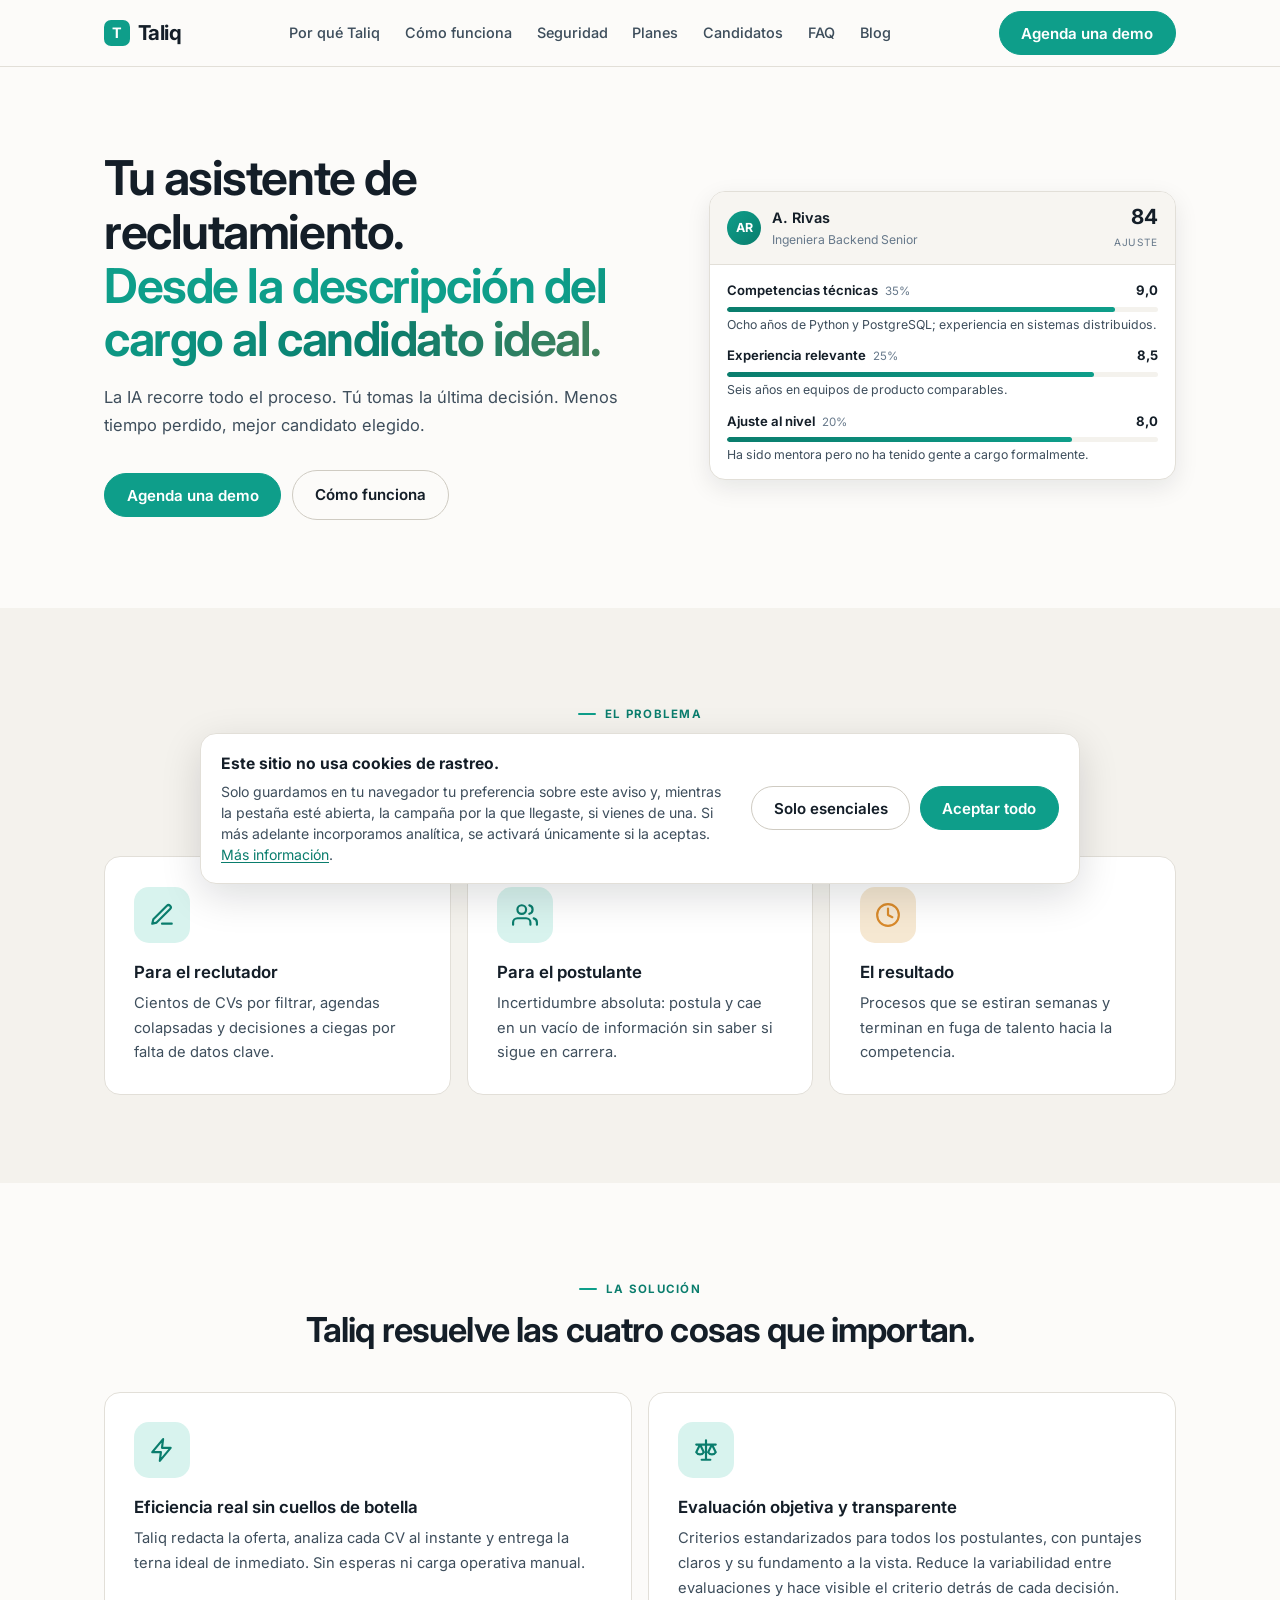
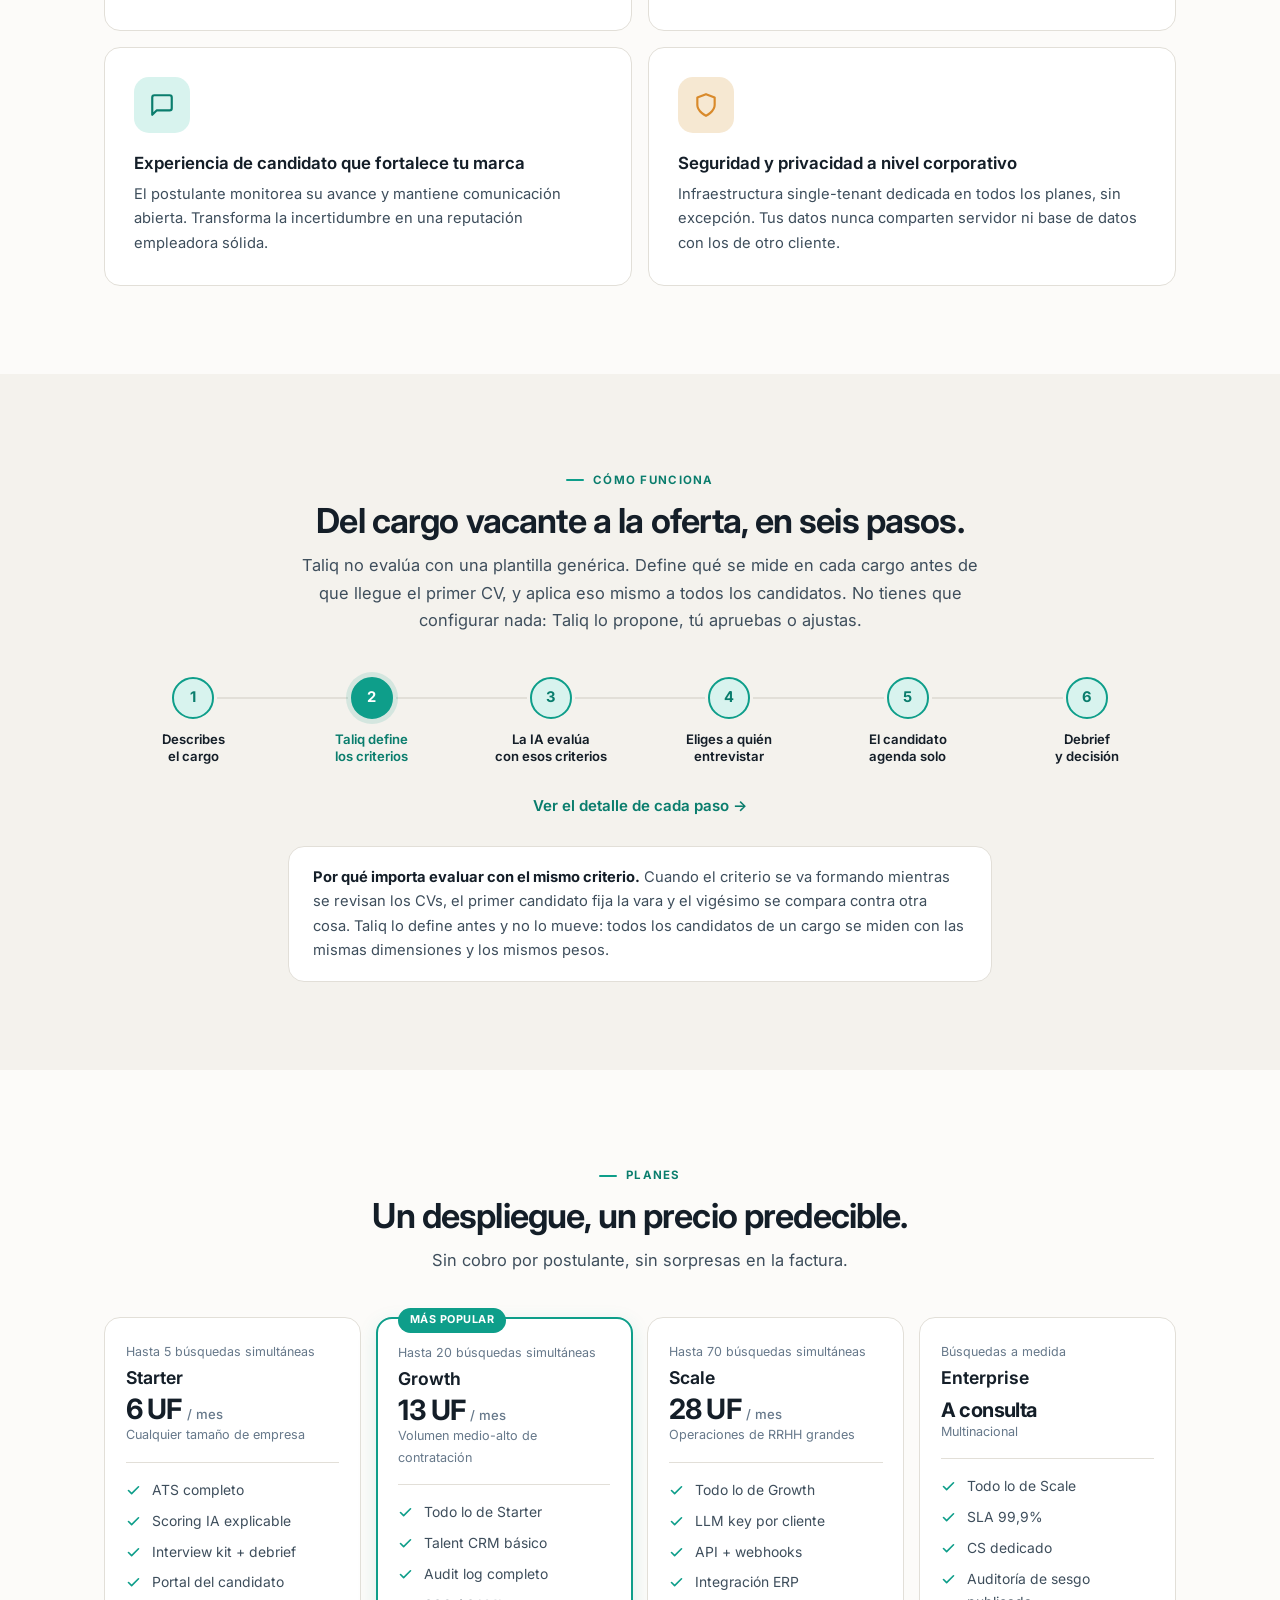
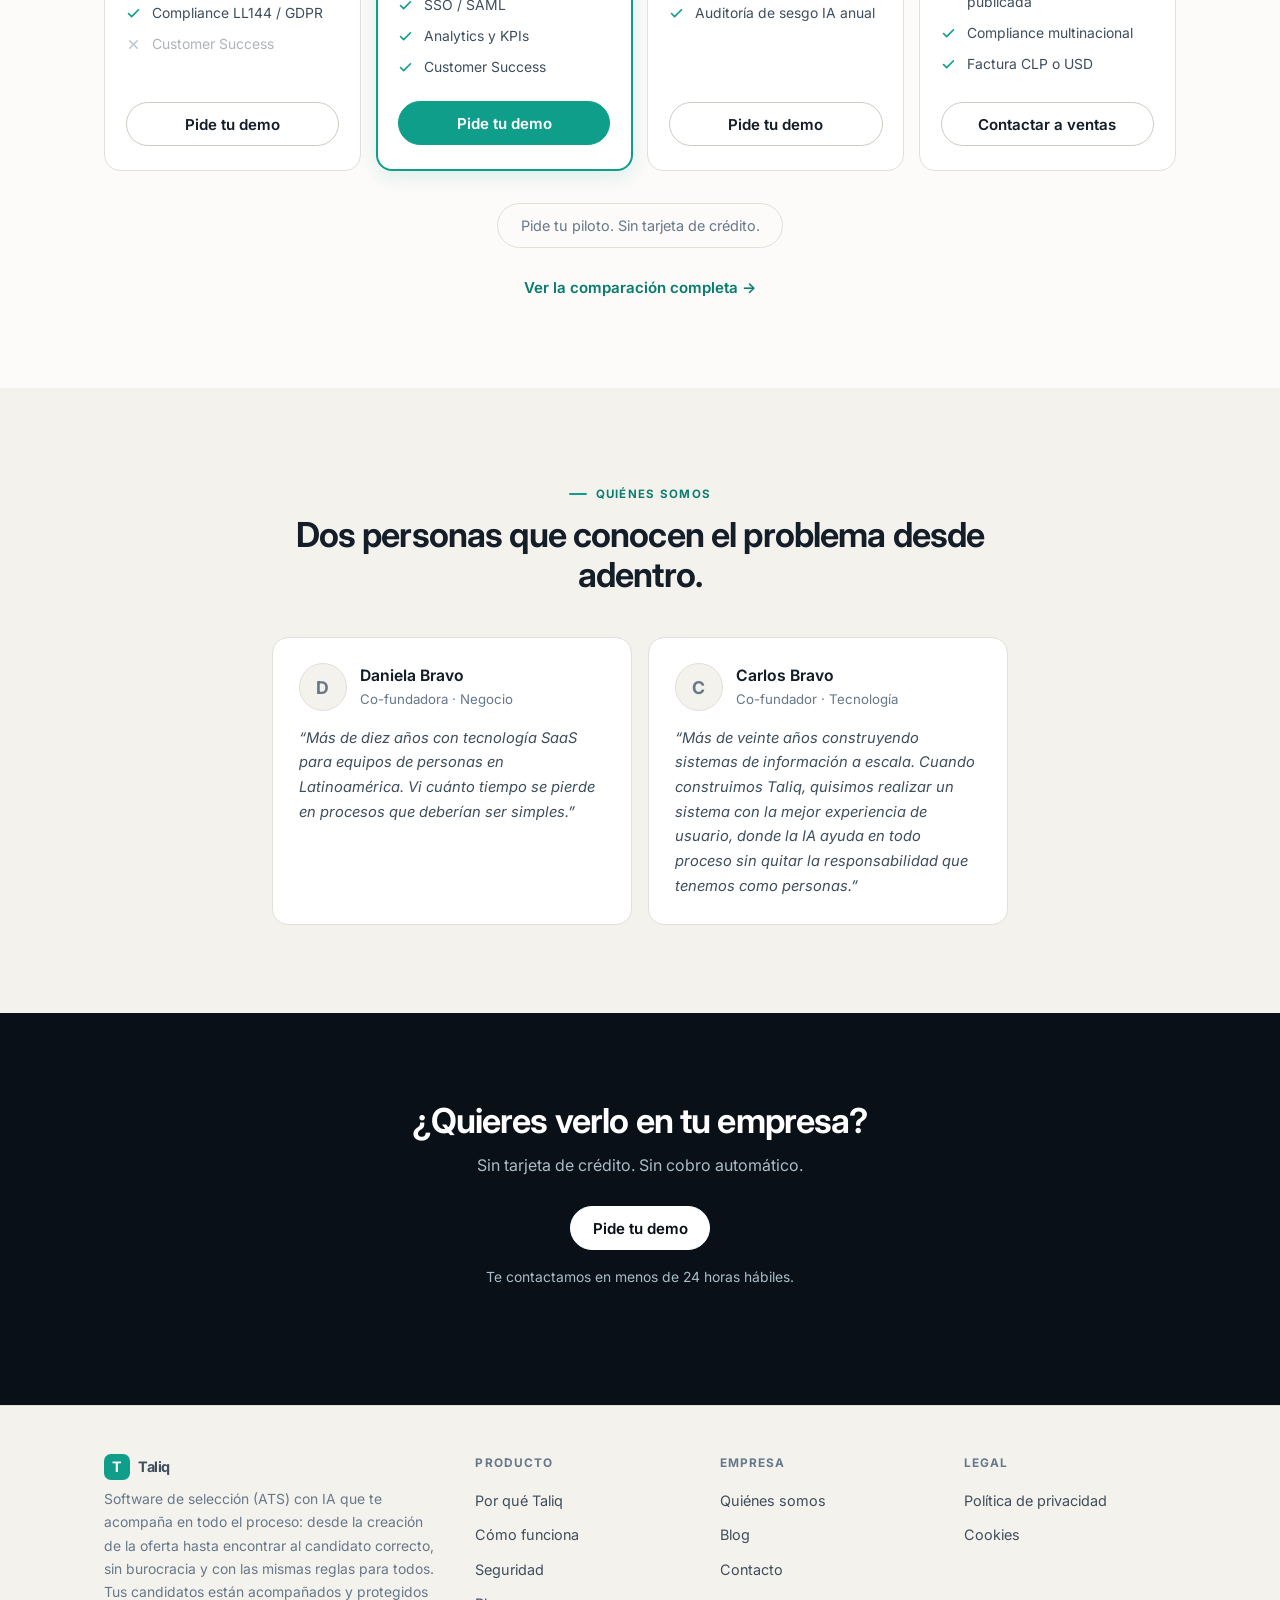
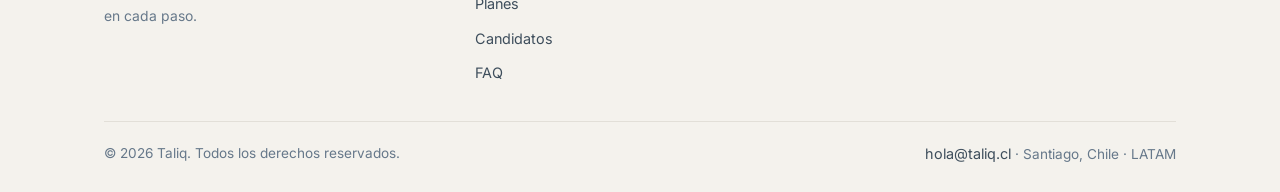
<file: index.html>
<!DOCTYPE html>
<html lang="es">
<head>
<meta charset="UTF-8">
<meta name="viewport" content="width=device-width,initial-scale=1">
<title>Taliq | Tu asistente de reclutamiento con IA</title>
<meta name="description" content="Taliq redacta la oferta, evalúa a todos los candidatos con los mismos criterios y coordina las entrevistas. La decisión final siempre es tuya.">
<meta property="og:title" content="Taliq | Tu asistente de reclutamiento con IA">
<meta property="og:description" content="Taliq redacta la oferta, evalúa a todos los candidatos con los mismos criterios y coordina las entrevistas. La decisión final siempre es tuya.">
<meta property="og:type" content="website">
<meta property="og:locale" content="es_CL">
<link rel="preconnect" href="https://fonts.googleapis.com">
<link rel="preconnect" href="https://fonts.gstatic.com" crossorigin>
<link href="https://fonts.googleapis.com/css2?family=Inter:wght@400;500;600;700&display=swap" rel="stylesheet">
<link rel="canonical" href="https://taliq.cl/">
<meta property="og:url" content="https://taliq.cl/">
<meta property="og:image" content="https://taliq.cl/assets/og-image.png">
<meta property="og:image:width" content="1200">
<meta property="og:image:height" content="630">
<meta property="og:image:alt" content="Taliq | Tu asistente de reclutamiento con IA">
<meta name="twitter:card" content="summary_large_image">
<meta name="twitter:title" content="Taliq | Tu asistente de reclutamiento con IA">
<meta name="twitter:description" content="Taliq redacta la oferta, evalúa a todos los candidatos con los mismos criterios y coordina las entrevistas. La decisión final siempre es tuya.">
<meta name="twitter:image" content="https://taliq.cl/assets/og-image.png">
<link rel="icon" href="favicon.ico" sizes="32x32">
<link rel="icon" href="assets/favicon.svg" type="image/svg+xml">
<link rel="apple-touch-icon" href="assets/apple-touch-icon.png">
<link rel="manifest" href="site.webmanifest">
<meta name="theme-color" content="#0E9E8A">
<!-- assets/styles.css es la única hoja de estilos externa del sitio, y tiene que
     seguir siéndolo: es lo que permite contar cuánta gente lee de verdad. No
     ponerla en línea, no dividirla, no agregarle un hash al nombre y no sumar una
     segunda. Ver README.md, «Reglas que conviene no romper». -->
<link rel="stylesheet" href="assets/styles.css">
</head>
<body>
<header class="site-header">
  <div class="container">
    <div class="header-inner">
      <a class="brand" href="index.html"><span class="brand__mark">T</span>Taliq</a>
      <nav class="nav" aria-label="Principal">
        <a href="porque-taliq.html">Por qué Taliq</a>
        <a href="como-funciona.html">Cómo funciona</a>
        <a href="seguridad.html">Seguridad</a>
        <a href="planes.html">Planes</a>
        <a href="candidatos.html">Candidatos</a>
        <a href="faq.html">FAQ</a>
        <a href="blog/">Blog</a>
      </nav>
      <div class="header-actions">
        <button class="btn btn--primary" data-demo>Agenda una demo</button>
        <button class="nav-toggle" aria-label="Abrir menú" aria-expanded="false"><span></span><span></span><span></span></button>
      </div>
    </div>
  </div>
  <div class="nav-mobile">
    <div class="container" style="padding:0">
      <a href="porque-taliq.html">Por qué Taliq</a>
      <a href="como-funciona.html">Cómo funciona</a>
      <a href="seguridad.html">Seguridad</a>
      <a href="planes.html">Planes</a>
      <a href="candidatos.html">Candidatos</a>
      <a href="faq.html">FAQ</a>
      <a href="blog/">Blog</a>
    </div>
  </div>
</header>

<!-- ===== HERO ===== -->
<section class="hero">
  <div class="container">
    <div class="hero__grid">
      <div>
        <h1>Tu asistente de reclutamiento.<br><em>Desde la descripción del cargo al candidato ideal.</em></h1>
        <p class="lede">La IA recorre todo el proceso. Tú tomas la última decisión. Menos tiempo perdido, mejor candidato elegido.</p>
        <div class="btn-row">
          <button class="btn btn--primary" data-demo>Agenda una demo</button>
          <a class="btn btn--ghost" href="como-funciona.html">Cómo funciona</a>
        </div>
      </div>
      <div class="hero__media reveal">
        <figure class="evalcard" style="margin:0">
          <figcaption class="evalcard__top">
            <span class="evalcard__avatar" aria-hidden="true">AR</span>
            <span>
              <span class="evalcard__who">A. Rivas</span>
              <span class="evalcard__role">Ingeniera Backend Senior</span>
            </span>
            <span class="evalcard__score"><b>84</b><span>Ajuste</span></span>
          </figcaption>
          <div class="evalcard__body">
            <div class="dim">
              <div class="dim__head"><b>Competencias técnicas</b><i>35%</i><span>9,0</span></div>
              <div class="dim__bar"><i style="width:90%"></i></div>
              <p class="dim__why">Ocho años de Python y PostgreSQL; experiencia en sistemas distribuidos.</p>
            </div>
            <div class="dim">
              <div class="dim__head"><b>Experiencia relevante</b><i>25%</i><span>8,5</span></div>
              <div class="dim__bar"><i style="width:85%"></i></div>
              <p class="dim__why">Seis años en equipos de producto comparables.</p>
            </div>
            <div class="dim">
              <div class="dim__head"><b>Ajuste al nivel</b><i>20%</i><span>8,0</span></div>
              <div class="dim__bar"><i style="width:80%"></i></div>
              <p class="dim__why">Ha sido mentora pero no ha tenido gente a cargo formalmente.</p>
            </div>
          </div>
        </figure>
      </div>
    </div>
  </div>
</section>

<!-- ===== PROBLEMA ===== -->
<section class="band" id="problema">
  <div class="container">
    <div class="head head--center reveal">
      <span class="eyebrow">El problema</span>
      <h2>Encontrar al candidato correcto no debería tomar tanto tiempo.</h2>
    </div>
    <div class="grid grid--3">
      <article class="card reveal">
        <span class="card__icon"><svg viewBox="0 0 24 24" fill="none" stroke="currentColor" stroke-width="2" stroke-linecap="round" stroke-linejoin="round" aria-hidden="true"><path d="M12 20h9"/><path d="M16.5 3.5a2.12 2.12 0 0 1 3 3L7 19l-4 1 1-4Z"/></svg></span>
        <h3>Para el reclutador</h3>
        <p>Cientos de CVs por filtrar, agendas colapsadas y decisiones a ciegas por falta de datos clave.</p>
      </article>
      <article class="card reveal">
        <span class="card__icon"><svg viewBox="0 0 24 24" fill="none" stroke="currentColor" stroke-width="2" stroke-linecap="round" stroke-linejoin="round" aria-hidden="true"><path d="M17 21v-2a4 4 0 0 0-4-4H5a4 4 0 0 0-4 4v2"/><circle cx="9" cy="7" r="4"/><path d="M23 21v-2a4 4 0 0 0-3-3.87"/><path d="M16 3.13a4 4 0 0 1 0 7.75"/></svg></span>
        <h3>Para el postulante</h3>
        <p>Incertidumbre absoluta: postula y cae en un vacío de información sin saber si sigue en carrera.</p>
      </article>
      <article class="card reveal">
        <span class="card__icon card__icon--warm"><svg viewBox="0 0 24 24" fill="none" stroke="currentColor" stroke-width="2" stroke-linecap="round" stroke-linejoin="round" aria-hidden="true"><circle cx="12" cy="12" r="10"/><path d="M12 6v6l4 2"/></svg></span>
        <h3>El resultado</h3>
        <p>Procesos que se estiran semanas y terminan en fuga de talento hacia la competencia.</p>
      </article>
    </div>
  </div>
</section>

<!-- ===== SOLUCIÓN ===== -->
<section id="solucion">
  <div class="container">
    <div class="head head--center reveal">
      <span class="eyebrow">La solución</span>
      <h2>Taliq resuelve las cuatro cosas que importan.</h2>
    </div>
    <div class="grid grid--2">
      <article class="card card--lift reveal">
        <span class="card__icon"><svg viewBox="0 0 24 24" fill="none" stroke="currentColor" stroke-width="2" stroke-linecap="round" stroke-linejoin="round" aria-hidden="true"><path d="M13 2 3 14h8l-1 8 10-12h-8l1-8z"/></svg></span>
        <h3>Eficiencia real sin cuellos de botella</h3>
        <p>Taliq redacta la oferta, analiza cada CV al instante y entrega la terna ideal de inmediato. Sin esperas ni carga operativa manual.</p>
      </article>
      <article class="card card--lift reveal">
        <span class="card__icon"><svg viewBox="0 0 24 24" fill="none" stroke="currentColor" stroke-width="2" stroke-linecap="round" stroke-linejoin="round" aria-hidden="true"><path d="M12 3v18M8 21h8M3 7h18M6.5 7 3 14a4 4 0 0 0 7 0Zm11 0L14 14a4 4 0 0 0 7 0Z"/></svg></span>
        <h3>Evaluación objetiva y transparente</h3>
        <p>Criterios estandarizados para todos los postulantes, con puntajes claros y su fundamento a la vista. Reduce la variabilidad entre evaluaciones y hace visible el criterio detrás de cada decisión.</p>
      </article>
      <article class="card card--lift reveal">
        <span class="card__icon"><svg viewBox="0 0 24 24" fill="none" stroke="currentColor" stroke-width="2" stroke-linecap="round" stroke-linejoin="round" aria-hidden="true"><path d="M21 15a2 2 0 0 1-2 2H7l-4 4V5a2 2 0 0 1 2-2h14a2 2 0 0 1 2 2z"/></svg></span>
        <h3>Experiencia de candidato que fortalece tu marca</h3>
        <p>El postulante monitorea su avance y mantiene comunicación abierta. Transforma la incertidumbre en una reputación empleadora sólida.</p>
      </article>
      <article class="card card--lift reveal">
        <span class="card__icon card__icon--warm"><svg viewBox="0 0 24 24" fill="none" stroke="currentColor" stroke-width="2" stroke-linecap="round" stroke-linejoin="round" aria-hidden="true"><path d="M12 22s8-4 8-10V5l-8-3-8 3v7c0 6 8 10 8 10z"/></svg></span>
        <h3>Seguridad y privacidad a nivel corporativo</h3>
        <p>Infraestructura single-tenant dedicada en todos los planes, sin excepción. Tus datos nunca comparten servidor ni base de datos con los de otro cliente.</p>
      </article>
    </div>
  </div>
</section>

<!-- ===== CÓMO FUNCIONA ===== -->
<section class="band" id="como-funciona">
  <div class="container">
    <div class="head head--center reveal">
      <span class="eyebrow">Cómo funciona</span>
      <h2>Del cargo vacante a la oferta, en seis pasos.</h2>
      <p class="lede">Taliq no evalúa con una plantilla genérica. Define qué se mide en cada cargo antes de que llegue el primer CV, y aplica eso mismo a todos los candidatos. No tienes que configurar nada: Taliq lo propone, tú apruebas o ajustas.</p>
    </div>
    <div class="flow reveal">
      <div class="flow__item"><div class="flow__n">1</div><div class="flow__t">Describes<br>el cargo</div></div>
      <div class="flow__item flow__item--hi"><div class="flow__n">2</div><div class="flow__t">Taliq define<br>los criterios</div></div>
      <div class="flow__item"><div class="flow__n">3</div><div class="flow__t">La IA evalúa<br>con esos criterios</div></div>
      <div class="flow__item"><div class="flow__n">4</div><div class="flow__t">Eliges a quién<br>entrevistar</div></div>
      <div class="flow__item"><div class="flow__n">5</div><div class="flow__t">El candidato<br>agenda solo</div></div>
      <div class="flow__item"><div class="flow__n">6</div><div class="flow__t">Debrief<br>y decisión</div></div>
    </div>
    <p class="flow-link reveal"><a href="como-funciona.html">Ver el detalle de cada paso &rarr;</a></p>
    <div class="flow-note reveal">
      <b>Por qué importa evaluar con el mismo criterio.</b> Cuando el criterio se va formando mientras se revisan los CVs, el primer candidato fija la vara y el vigésimo se compara contra otra cosa. Taliq lo define antes y no lo mueve: todos los candidatos de un cargo se miden con las mismas dimensiones y los mismos pesos.
    </div>
  </div>
</section>

<!-- ===== PLANES ===== -->
<section id="planes">
  <div class="container">
    <div class="head head--center reveal">
      <span class="eyebrow">Planes</span>
      <h2>Un despliegue, un precio predecible.</h2>
      <p class="lede">Sin cobro por postulante, sin sorpresas en la factura.</p>
    </div>
    <div class="plans">
      <article class="plan reveal">
        <p class="plan__for">Hasta 5 búsquedas simultáneas</p>
        <h3>Starter</h3>
        <div class="plan__price">6 UF <small>/ mes</small></div>
        <p class="plan__context">Cualquier tamaño de empresa</p>
        <ul class="plan__list">
          <li><svg viewBox="0 0 24 24" fill="none" stroke="currentColor" stroke-width="2.6" stroke-linecap="round" stroke-linejoin="round" aria-hidden="true"><path d="M20 6 9 17l-5-5"/></svg><span>ATS completo</span></li>
          <li><svg viewBox="0 0 24 24" fill="none" stroke="currentColor" stroke-width="2.6" stroke-linecap="round" stroke-linejoin="round" aria-hidden="true"><path d="M20 6 9 17l-5-5"/></svg><span>Scoring IA explicable</span></li>
          <li><svg viewBox="0 0 24 24" fill="none" stroke="currentColor" stroke-width="2.6" stroke-linecap="round" stroke-linejoin="round" aria-hidden="true"><path d="M20 6 9 17l-5-5"/></svg><span>Interview kit + debrief</span></li>
          <li><svg viewBox="0 0 24 24" fill="none" stroke="currentColor" stroke-width="2.6" stroke-linecap="round" stroke-linejoin="round" aria-hidden="true"><path d="M20 6 9 17l-5-5"/></svg><span>Portal del candidato</span></li>
          <li><svg viewBox="0 0 24 24" fill="none" stroke="currentColor" stroke-width="2.6" stroke-linecap="round" stroke-linejoin="round" aria-hidden="true"><path d="M20 6 9 17l-5-5"/></svg><span>Compliance LL144 / GDPR</span></li>
          <li class="plan__no"><svg viewBox="0 0 24 24" fill="none" stroke="currentColor" stroke-width="2.6" stroke-linecap="round" stroke-linejoin="round" aria-hidden="true"><path d="M18 6 6 18M6 6l12 12"/></svg><span>Customer Success</span></li>
        </ul>
        <button class="btn btn--ghost" data-demo>Pide tu demo</button>
      </article>
      <article class="plan plan--featured reveal">
        <span class="plan__flag">Más popular</span>
        <p class="plan__for">Hasta 20 búsquedas simultáneas</p>
        <h3>Growth</h3>
        <div class="plan__price">13 UF <small>/ mes</small></div>
        <p class="plan__context">Volumen medio-alto de contratación</p>
        <ul class="plan__list">
          <li><svg viewBox="0 0 24 24" fill="none" stroke="currentColor" stroke-width="2.6" stroke-linecap="round" stroke-linejoin="round" aria-hidden="true"><path d="M20 6 9 17l-5-5"/></svg><span>Todo lo de Starter</span></li>
          <li><svg viewBox="0 0 24 24" fill="none" stroke="currentColor" stroke-width="2.6" stroke-linecap="round" stroke-linejoin="round" aria-hidden="true"><path d="M20 6 9 17l-5-5"/></svg><span>Talent CRM básico</span></li>
          <li><svg viewBox="0 0 24 24" fill="none" stroke="currentColor" stroke-width="2.6" stroke-linecap="round" stroke-linejoin="round" aria-hidden="true"><path d="M20 6 9 17l-5-5"/></svg><span>Audit log completo</span></li>
          <li><svg viewBox="0 0 24 24" fill="none" stroke="currentColor" stroke-width="2.6" stroke-linecap="round" stroke-linejoin="round" aria-hidden="true"><path d="M20 6 9 17l-5-5"/></svg><span>SSO / SAML</span></li>
          <li><svg viewBox="0 0 24 24" fill="none" stroke="currentColor" stroke-width="2.6" stroke-linecap="round" stroke-linejoin="round" aria-hidden="true"><path d="M20 6 9 17l-5-5"/></svg><span>Analytics y KPIs</span></li>
          <li><svg viewBox="0 0 24 24" fill="none" stroke="currentColor" stroke-width="2.6" stroke-linecap="round" stroke-linejoin="round" aria-hidden="true"><path d="M20 6 9 17l-5-5"/></svg><span>Customer Success</span></li>
        </ul>
        <button class="btn btn--primary" data-demo>Pide tu demo</button>
      </article>
      <article class="plan reveal">
        <p class="plan__for">Hasta 70 búsquedas simultáneas</p>
        <h3>Scale</h3>
        <div class="plan__price">28 UF <small>/ mes</small></div>
        <p class="plan__context">Operaciones de RRHH grandes</p>
        <ul class="plan__list">
          <li><svg viewBox="0 0 24 24" fill="none" stroke="currentColor" stroke-width="2.6" stroke-linecap="round" stroke-linejoin="round" aria-hidden="true"><path d="M20 6 9 17l-5-5"/></svg><span>Todo lo de Growth</span></li>
          <li><svg viewBox="0 0 24 24" fill="none" stroke="currentColor" stroke-width="2.6" stroke-linecap="round" stroke-linejoin="round" aria-hidden="true"><path d="M20 6 9 17l-5-5"/></svg><span>LLM key por cliente</span></li>
          <li><svg viewBox="0 0 24 24" fill="none" stroke="currentColor" stroke-width="2.6" stroke-linecap="round" stroke-linejoin="round" aria-hidden="true"><path d="M20 6 9 17l-5-5"/></svg><span>API + webhooks</span></li>
          <li><svg viewBox="0 0 24 24" fill="none" stroke="currentColor" stroke-width="2.6" stroke-linecap="round" stroke-linejoin="round" aria-hidden="true"><path d="M20 6 9 17l-5-5"/></svg><span>Integración ERP</span></li>
          <li><svg viewBox="0 0 24 24" fill="none" stroke="currentColor" stroke-width="2.6" stroke-linecap="round" stroke-linejoin="round" aria-hidden="true"><path d="M20 6 9 17l-5-5"/></svg><span>Auditoría de sesgo IA anual</span></li>
        </ul>
        <button class="btn btn--ghost" data-demo>Pide tu demo</button>
      </article>
      <article class="plan reveal">
        <p class="plan__for">Búsquedas a medida</p>
        <h3>Enterprise</h3>
        <div class="plan__price plan__price--consult">A consulta</div>
        <p class="plan__context">Multinacional</p>
        <ul class="plan__list">
          <li><svg viewBox="0 0 24 24" fill="none" stroke="currentColor" stroke-width="2.6" stroke-linecap="round" stroke-linejoin="round" aria-hidden="true"><path d="M20 6 9 17l-5-5"/></svg><span>Todo lo de Scale</span></li>
          <li><svg viewBox="0 0 24 24" fill="none" stroke="currentColor" stroke-width="2.6" stroke-linecap="round" stroke-linejoin="round" aria-hidden="true"><path d="M20 6 9 17l-5-5"/></svg><span>SLA 99,9%</span></li>
          <li><svg viewBox="0 0 24 24" fill="none" stroke="currentColor" stroke-width="2.6" stroke-linecap="round" stroke-linejoin="round" aria-hidden="true"><path d="M20 6 9 17l-5-5"/></svg><span>CS dedicado</span></li>
          <li><svg viewBox="0 0 24 24" fill="none" stroke="currentColor" stroke-width="2.6" stroke-linecap="round" stroke-linejoin="round" aria-hidden="true"><path d="M20 6 9 17l-5-5"/></svg><span>Auditoría de sesgo publicada</span></li>
          <li><svg viewBox="0 0 24 24" fill="none" stroke="currentColor" stroke-width="2.6" stroke-linecap="round" stroke-linejoin="round" aria-hidden="true"><path d="M20 6 9 17l-5-5"/></svg><span>Compliance multinacional</span></li>
          <li><svg viewBox="0 0 24 24" fill="none" stroke="currentColor" stroke-width="2.6" stroke-linecap="round" stroke-linejoin="round" aria-hidden="true"><path d="M20 6 9 17l-5-5"/></svg><span>Factura CLP o USD</span></li>
        </ul>
        <button class="btn btn--ghost" data-demo>Contactar a ventas</button>
      </article>
    </div>
    <div class="plans__note reveal"><span>Pide tu piloto. Sin tarjeta de crédito.</span></div>
    <p class="plans__more reveal"><a href="planes.html">Ver la comparación completa &rarr;</a></p>
  </div>
</section>

<!-- ===== NOSOTROS ===== -->
<section class="band" id="nosotros">
  <div class="container">
    <div class="head head--center reveal">
      <span class="eyebrow">Quiénes somos</span>
      <h2>Dos personas que conocen el problema desde adentro.</h2>
    </div>
    <div class="team">
      <article class="team__card reveal">
        <div class="team__top">
          <!-- TODO: reemplazar por foto real -->
          <div class="team__avatar">D</div>
          <div>
            <div class="team__name">Daniela Bravo</div>
            <div class="team__role">Co-fundadora · Negocio</div>
          </div>
        </div>
        <p class="team__bio">&ldquo;Más de diez años con tecnología SaaS para equipos de personas en Latinoamérica. Vi cuánto tiempo se pierde en procesos que deberían ser simples.&rdquo;</p>
      </article>
      <article class="team__card reveal">
        <div class="team__top">
          <!-- TODO: reemplazar por foto real -->
          <div class="team__avatar">C</div>
          <div>
            <div class="team__name">Carlos Bravo</div>
            <div class="team__role">Co-fundador · Tecnología</div>
          </div>
        </div>
        <p class="team__bio">&ldquo;Más de veinte años construyendo sistemas de información a escala. Cuando construimos Taliq, quisimos realizar un sistema con la mejor experiencia de usuario, donde la IA ayuda en todo proceso sin quitar la responsabilidad que tenemos como personas.&rdquo;</p>
      </article>
    </div>
  </div>
</section>

<section class="cta">
  <div class="container">
    <h2>¿Quieres verlo en tu empresa?</h2>
    <p>Sin tarjeta de crédito. Sin cobro automático.</p>
    <button class="btn btn--on-ink" data-demo>Pide tu demo</button>
    <p class="cta__fine">Te contactamos en menos de 24 horas hábiles.</p>
  </div>
</section>
<footer class="site-footer">
  <div class="container">
    <div class="footer-grid">
      <div>
        <a class="brand" href="index.html"><span class="brand__mark">T</span>Taliq</a>
        <p class="footer-tag">Software de selección (ATS) con IA que te acompaña en todo el proceso: desde la creación de la oferta hasta encontrar al candidato correcto, sin burocracia y con las mismas reglas para todos. Tus candidatos están acompañados y protegidos en cada paso.</p>
      </div>
      <div>
        <h4>Producto</h4>
        <ul>
          <li><a href="porque-taliq.html">Por qué Taliq</a></li>
          <li><a href="como-funciona.html">Cómo funciona</a></li>
          <li><a href="seguridad.html">Seguridad</a></li>
          <li><a href="planes.html">Planes</a></li>
          <li><a href="candidatos.html">Candidatos</a></li>
          <li><a href="faq.html">FAQ</a></li>
        </ul>
      </div>
      <div>
        <h4>Empresa</h4>
        <ul>
          <li><a href="index.html#nosotros">Quiénes somos</a></li>
          <li><a href="blog/">Blog</a></li>
          <li><a href="#" data-demo>Contacto</a></li>
        </ul>
      </div>
      <div>
        <h4>Legal</h4>
        <ul>
          <li><a href="privacidad.html">Política de privacidad</a></li>
          <li><a href="#" data-cookies>Cookies</a></li>
        </ul>
      </div>
    </div>
    <div class="footer-bottom">
      <span>© 2026 Taliq. Todos los derechos reservados.</span>
      <span><a href="mailto:hola@taliq.cl">hola@taliq.cl</a> · Santiago, Chile · LATAM</span>
    </div>
  </div>
</footer>
<div class="modal-overlay" id="modal-demo" role="dialog" aria-modal="true" aria-labelledby="modal-title">
  <div class="modal">
    <button class="modal__close" aria-label="Cerrar">&times;</button>
    <h2 id="modal-title">Conoce Taliq en 30 minutos</h2>
    <p class="modal__sub">Completa tus datos y te contactamos en menos de 24 horas hábiles.</p>
    <form id="form-demo" novalidate>
      <div class="hp" aria-hidden="true"><label for="website">Sitio web de la empresa *</label><input type="text" id="website" name="website" placeholder="https://www.tuempresa.cl" tabindex="-1" autocomplete="off" data-required="true"></div>
      <div class="field-row">
        <div class="field"><label for="nombre">Nombre completo</label>
          <input type="text" id="nombre" name="nombre" placeholder="Tu nombre" required></div>
        <div class="field"><label for="empresa">Empresa</label>
          <input type="text" id="empresa" name="empresa" placeholder="Nombre de tu empresa" required></div>
      </div>
      <div class="field-row">
        <div class="field"><label for="email">Correo corporativo</label>
          <input type="email" id="email" name="email" placeholder="tu@empresa.cl" required></div>
        <div class="field"><label for="sitio_web">Sitio web</label>
          <input type="text" id="sitio_web" name="sitio_web" placeholder="tuempresa.cl" inputmode="url" autocomplete="url" pattern="\s*(https?://)?[^\s\/]+\.[^\s]+\s*" title="Ingresa la dirección del sitio de tu empresa, por ejemplo tuempresa.cl" required></div>
      </div>
      <div class="field-row">
        <div class="field"><label for="cargo">Cargo</label>
          <input type="text" id="cargo" name="cargo" placeholder="Tu cargo" required></div>
        <div class="field"><label for="pais">País</label>
          <select id="pais" name="pais" required>
            <option value="" disabled selected>Selecciona</option>
            <option>Chile</option><option>Argentina</option><option>Colombia</option>
            <option>México</option><option>Perú</option><option>Otro</option>
          </select></div>
      </div>
      <div class="field"><label for="volumen">¿Cuántas personas contratan por mes?</label>
        <select id="volumen" name="volumen" required>
          <option value="" disabled selected>Selecciona</option>
          <option>1 a 5</option><option>5 a 20</option><option>20 a 50</option><option>Más de 50</option>
        </select></div>
      <div class="field-check">
        <input type="checkbox" id="privacidad" name="privacidad" required>
        <label for="privacidad">Acepto la <a href="privacidad.html" target="_blank" rel="noopener">política de privacidad</a></label>
      </div>
      <button type="submit" class="btn btn--primary">Quiero mi demo</button>
    </form>
  </div>
</div>
<div class="cookie-banner" id="cookie-banner" role="dialog" aria-labelledby="cookie-title" hidden>
  <div class="cookie-banner__inner">
    <div class="cookie-banner__text">
      <strong id="cookie-title">Este sitio no usa cookies de rastreo.</strong>
      <p>Solo guardamos en tu navegador tu preferencia sobre este aviso y, mientras la pestaña esté abierta, la campaña por la que llegaste, si vienes de una. Si más adelante incorporamos analítica, se activará únicamente si la aceptas. <a href="privacidad.html#cookies">Más información</a>.</p>
    </div>
    <div class="cookie-banner__actions">
      <button type="button" class="btn btn--ghost" data-consent="essential">Solo esenciales</button>
      <button type="button" class="btn btn--primary" data-consent="all">Aceptar todo</button>
    </div>
  </div>
</div>
<script src="assets/site.js"></script>
</body>
</html>
</file>
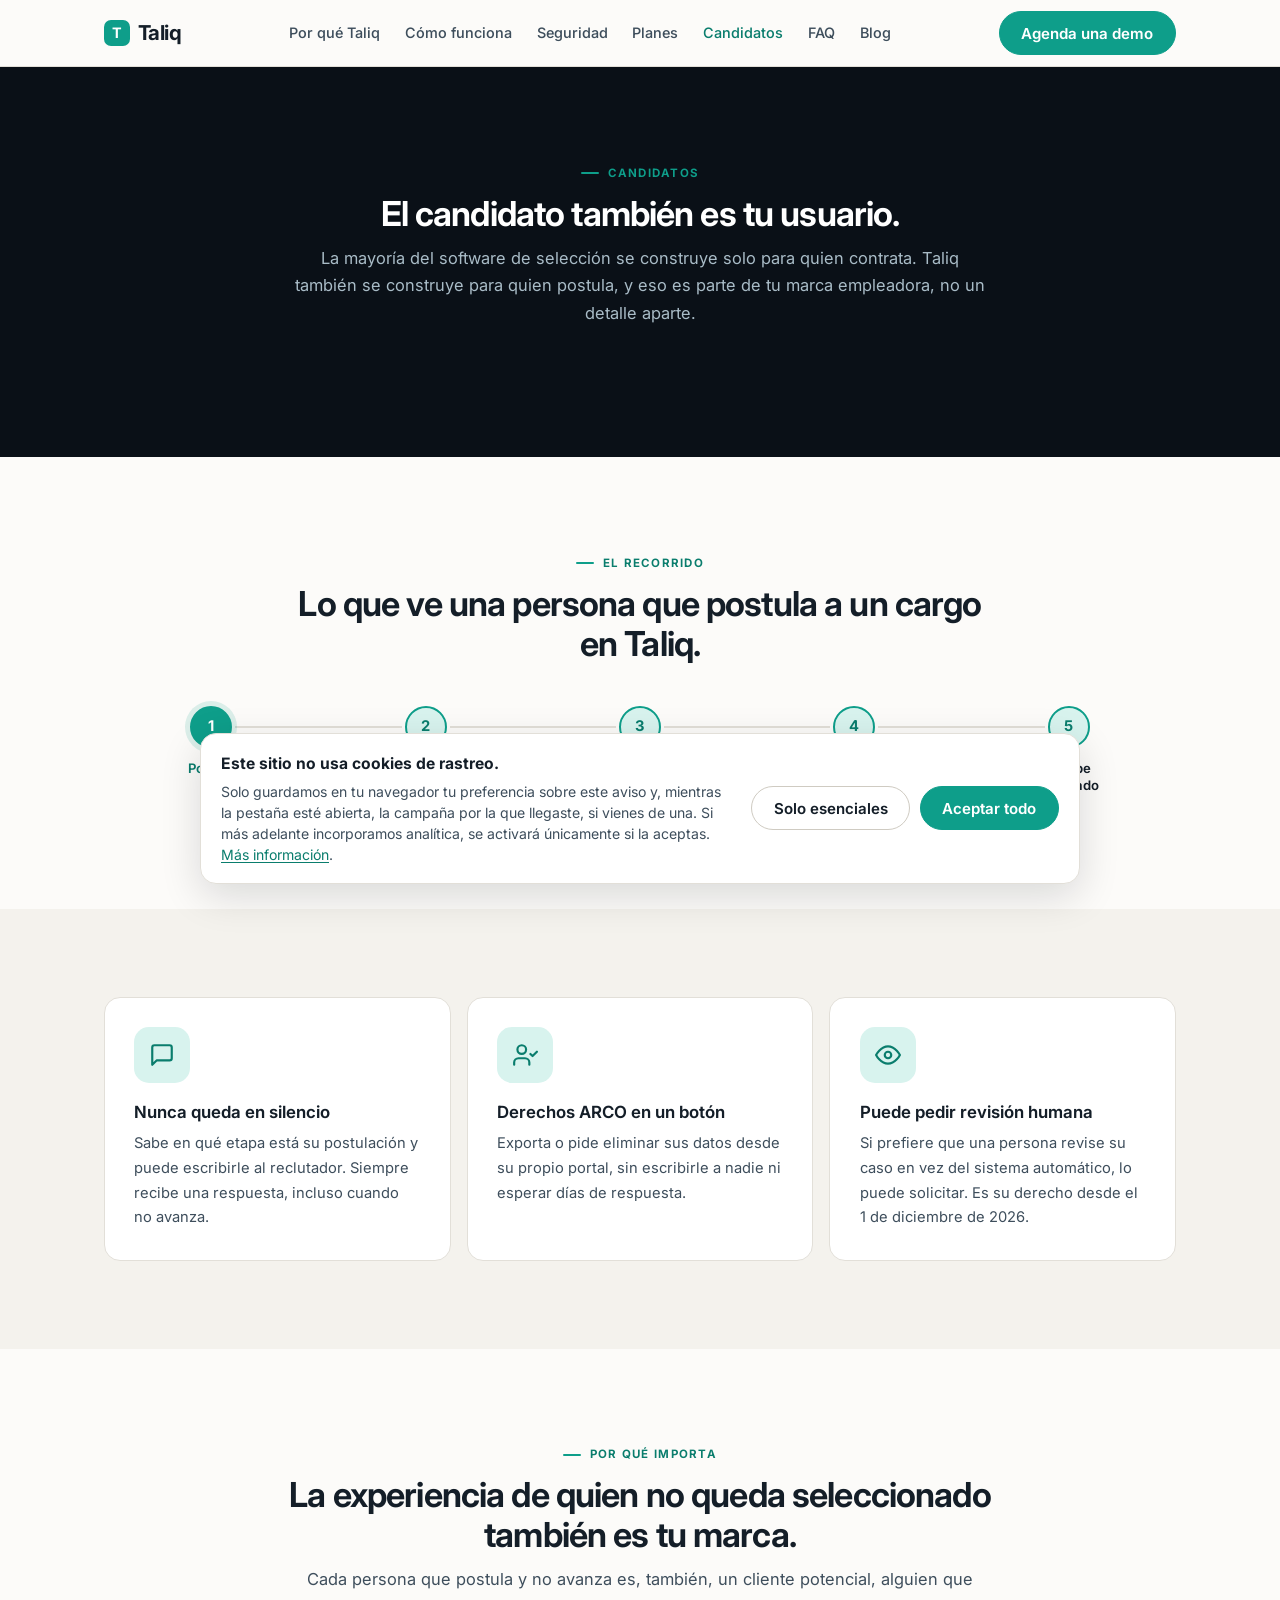
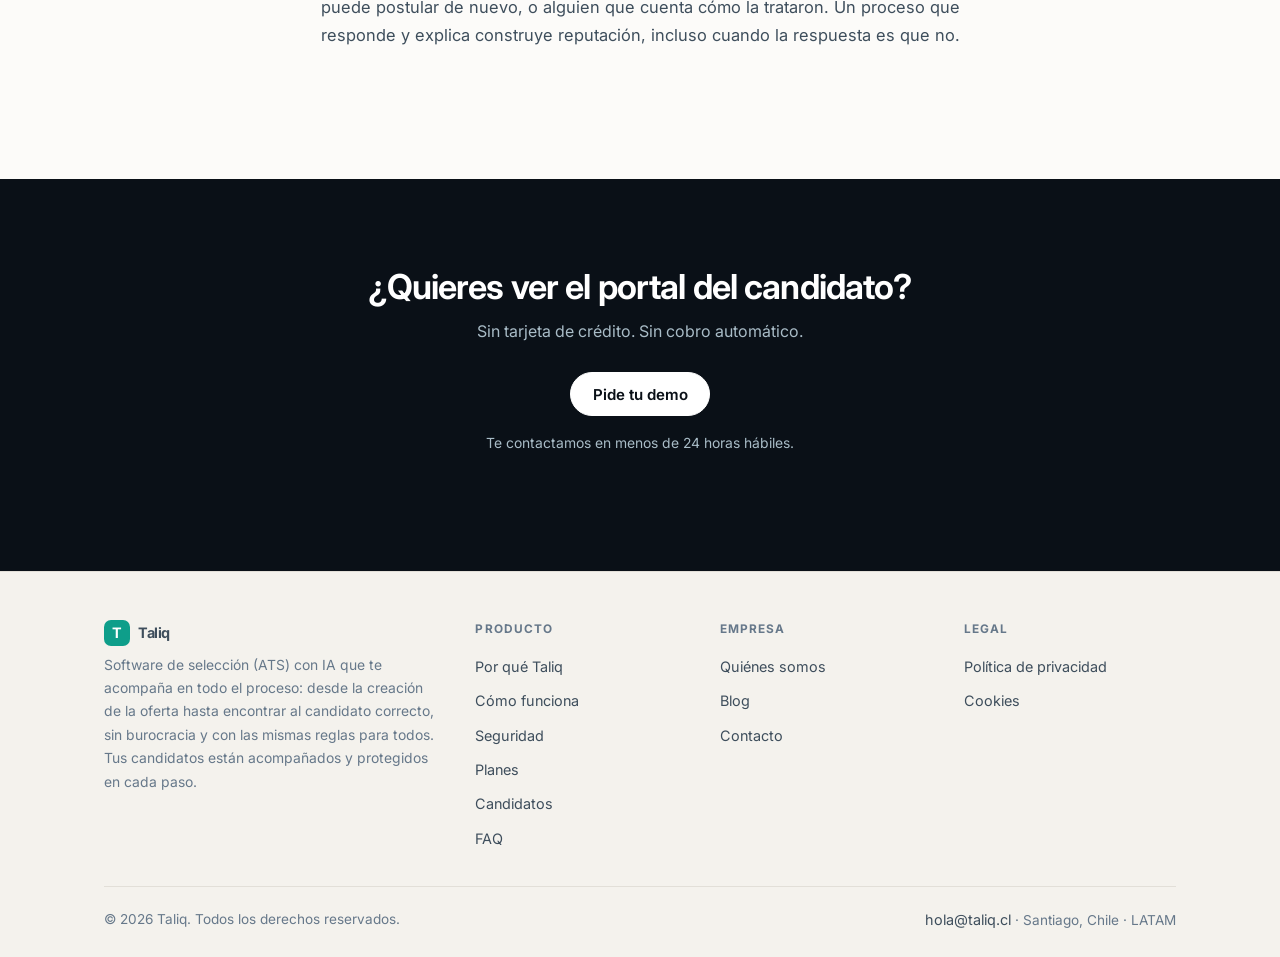
<file: candidatos.html>
<!DOCTYPE html>
<html lang="es">
<head>
<meta charset="UTF-8">
<meta name="viewport" content="width=device-width,initial-scale=1">
<title>Candidatos | Taliq</title>
<meta name="description" content="Lo que ve una persona que postula a un cargo en Taliq: sabe en qué etapa está, puede ejercer sus derechos ARCO y pedir revisión humana.">
<meta property="og:title" content="Candidatos | Taliq">
<meta property="og:description" content="Lo que ve una persona que postula a un cargo en Taliq: sabe en qué etapa está, puede ejercer sus derechos ARCO y pedir revisión humana.">
<meta property="og:type" content="website">
<meta property="og:locale" content="es_CL">
<link rel="preconnect" href="https://fonts.googleapis.com">
<link rel="preconnect" href="https://fonts.gstatic.com" crossorigin>
<link href="https://fonts.googleapis.com/css2?family=Inter:wght@400;500;600;700&display=swap" rel="stylesheet">
<link rel="canonical" href="https://taliq.cl/candidatos.html">
<meta property="og:url" content="https://taliq.cl/candidatos.html">
<meta property="og:image" content="https://taliq.cl/assets/og-image.png">
<meta property="og:image:width" content="1200">
<meta property="og:image:height" content="630">
<meta property="og:image:alt" content="Taliq | Tu asistente de reclutamiento con IA">
<meta name="twitter:card" content="summary_large_image">
<meta name="twitter:title" content="Candidatos | Taliq">
<meta name="twitter:description" content="Lo que ve una persona que postula a un cargo en Taliq: sabe en qué etapa está, puede ejercer sus derechos ARCO y pedir revisión humana.">
<meta name="twitter:image" content="https://taliq.cl/assets/og-image.png">
<link rel="icon" href="favicon.ico" sizes="32x32">
<link rel="icon" href="assets/favicon.svg" type="image/svg+xml">
<link rel="apple-touch-icon" href="assets/apple-touch-icon.png">
<link rel="manifest" href="site.webmanifest">
<meta name="theme-color" content="#0E9E8A">
<!-- assets/styles.css es la única hoja de estilos externa del sitio, y tiene que
     seguir siéndolo: es lo que permite contar cuánta gente lee de verdad. No
     ponerla en línea, no dividirla, no agregarle un hash al nombre y no sumar una
     segunda. Ver README.md, «Reglas que conviene no romper». -->
<link rel="stylesheet" href="assets/styles.css">
</head>
<body>
<header class="site-header">
  <div class="container">
    <div class="header-inner">
      <a class="brand" href="index.html"><span class="brand__mark">T</span>Taliq</a>
      <nav class="nav" aria-label="Principal">
        <a href="porque-taliq.html">Por qué Taliq</a>
        <a href="como-funciona.html">Cómo funciona</a>
        <a href="seguridad.html">Seguridad</a>
        <a href="planes.html">Planes</a>
        <a href="candidatos.html" aria-current="page">Candidatos</a>
        <a href="faq.html">FAQ</a>
        <a href="blog/">Blog</a>
      </nav>
      <div class="header-actions">
        <button class="btn btn--primary" data-demo>Agenda una demo</button>
        <button class="nav-toggle" aria-label="Abrir menú" aria-expanded="false"><span></span><span></span><span></span></button>
      </div>
    </div>
  </div>
  <div class="nav-mobile">
    <div class="container" style="padding:0">
      <a href="porque-taliq.html">Por qué Taliq</a>
      <a href="como-funciona.html">Cómo funciona</a>
      <a href="seguridad.html">Seguridad</a>
      <a href="planes.html">Planes</a>
      <a href="candidatos.html">Candidatos</a>
      <a href="faq.html">FAQ</a>
      <a href="blog/">Blog</a>
    </div>
  </div>
</header>

<section class="band-dark">
  <div class="container">
    <div class="head head--center reveal">
      <span class="eyebrow">Candidatos</span>
      <h1>El candidato también es tu usuario.</h1>
      <p class="lede">La mayoría del software de selección se construye solo para quien contrata. Taliq también se construye para quien postula, y eso es parte de tu marca empleadora, no un detalle aparte.</p>
    </div>
  </div>
</section>

<section>
  <div class="container">
    <div class="head head--center reveal">
      <span class="eyebrow">El recorrido</span>
      <h2>Lo que ve una persona que postula a un cargo en Taliq.</h2>
    </div>
    <div class="flow flow--5 reveal">
      <div class="flow__item flow__item--hi"><div class="flow__n">1</div><div class="flow__t">Postula</div></div>
      <div class="flow__item"><div class="flow__n">2</div><div class="flow__t">Ve su<br>estado</div></div>
      <div class="flow__item"><div class="flow__n">3</div><div class="flow__t">Sabe qué<br>sigue</div></div>
      <div class="flow__item"><div class="flow__n">4</div><div class="flow__t">Agenda su<br>entrevista</div></div>
      <div class="flow__item"><div class="flow__n">5</div><div class="flow__t">Recibe<br>resultado</div></div>
    </div>
  </div>
</section>

<section class="band">
  <div class="container">
    <div class="grid grid--3">
      <article class="card card--lift reveal">
        <span class="card__icon"><svg viewBox="0 0 24 24" fill="none" stroke="currentColor" stroke-width="2" stroke-linecap="round" stroke-linejoin="round" aria-hidden="true"><path d="M21 15a2 2 0 0 1-2 2H7l-4 4V5a2 2 0 0 1 2-2h14a2 2 0 0 1 2 2z"/></svg></span>
        <h3>Nunca queda en silencio</h3>
        <p>Sabe en qué etapa está su postulación y puede escribirle al reclutador. Siempre recibe una respuesta, incluso cuando no avanza.</p>
      </article>
      <article class="card card--lift reveal">
        <span class="card__icon"><svg viewBox="0 0 24 24" fill="none" stroke="currentColor" stroke-width="2" stroke-linecap="round" stroke-linejoin="round" aria-hidden="true"><path d="M16 21v-2a4 4 0 0 0-4-4H6a4 4 0 0 0-4 4v2"/><circle cx="9" cy="7" r="4"/><path d="m17 11 2 2 4-4"/></svg></span>
        <h3>Derechos ARCO en un botón</h3>
        <p>Exporta o pide eliminar sus datos desde su propio portal, sin escribirle a nadie ni esperar días de respuesta.</p>
      </article>
      <article class="card card--lift reveal">
        <span class="card__icon"><svg viewBox="0 0 24 24" fill="none" stroke="currentColor" stroke-width="2" stroke-linecap="round" stroke-linejoin="round" aria-hidden="true"><path d="M1 12s4-8 11-8 11 8 11 8-4 8-11 8-11-8-11-8z"/><circle cx="12" cy="12" r="3"/></svg></span>
        <h3>Puede pedir revisión humana</h3>
        <p>Si prefiere que una persona revise su caso en vez del sistema automático, lo puede solicitar. Es su derecho desde el 1 de diciembre de 2026.</p>
      </article>
    </div>
  </div>
</section>

<section>
  <div class="container">
    <div class="head head--center reveal">
      <span class="eyebrow">Por qué importa</span>
      <h2>La experiencia de quien no queda seleccionado también es tu marca.</h2>
      <p class="lede">Cada persona que postula y no avanza es, también, un cliente potencial, alguien que puede postular de nuevo, o alguien que cuenta cómo la trataron. Un proceso que responde y explica construye reputación, incluso cuando la respuesta es que no.</p>
    </div>
  </div>
</section>

<section class="cta">
  <div class="container">
    <h2>¿Quieres ver el portal del candidato?</h2>
    <p>Sin tarjeta de crédito. Sin cobro automático.</p>
    <button class="btn btn--on-ink" data-demo>Pide tu demo</button>
    <p class="cta__fine">Te contactamos en menos de 24 horas hábiles.</p>
  </div>
</section>
<footer class="site-footer">
  <div class="container">
    <div class="footer-grid">
      <div>
        <a class="brand" href="index.html"><span class="brand__mark">T</span>Taliq</a>
        <p class="footer-tag">Software de selección (ATS) con IA que te acompaña en todo el proceso: desde la creación de la oferta hasta encontrar al candidato correcto, sin burocracia y con las mismas reglas para todos. Tus candidatos están acompañados y protegidos en cada paso.</p>
      </div>
      <div>
        <h4>Producto</h4>
        <ul>
          <li><a href="porque-taliq.html">Por qué Taliq</a></li>
          <li><a href="como-funciona.html">Cómo funciona</a></li>
          <li><a href="seguridad.html">Seguridad</a></li>
          <li><a href="planes.html">Planes</a></li>
          <li><a href="candidatos.html">Candidatos</a></li>
          <li><a href="faq.html">FAQ</a></li>
        </ul>
      </div>
      <div>
        <h4>Empresa</h4>
        <ul>
          <li><a href="index.html#nosotros">Quiénes somos</a></li>
          <li><a href="blog/">Blog</a></li>
          <li><a href="#" data-demo>Contacto</a></li>
        </ul>
      </div>
      <div>
        <h4>Legal</h4>
        <ul>
          <li><a href="privacidad.html">Política de privacidad</a></li>
          <li><a href="#" data-cookies>Cookies</a></li>
        </ul>
      </div>
    </div>
    <div class="footer-bottom">
      <span>© 2026 Taliq. Todos los derechos reservados.</span>
      <span><a href="mailto:hola@taliq.cl">hola@taliq.cl</a> · Santiago, Chile · LATAM</span>
    </div>
  </div>
</footer>
<div class="modal-overlay" id="modal-demo" role="dialog" aria-modal="true" aria-labelledby="modal-title">
  <div class="modal">
    <button class="modal__close" aria-label="Cerrar">&times;</button>
    <h2 id="modal-title">Conoce Taliq en 30 minutos</h2>
    <p class="modal__sub">Completa tus datos y te contactamos en menos de 24 horas hábiles.</p>
    <form id="form-demo" novalidate>
      <div class="hp" aria-hidden="true"><label for="website">Sitio web de la empresa *</label><input type="text" id="website" name="website" placeholder="https://www.tuempresa.cl" tabindex="-1" autocomplete="off" data-required="true"></div>
      <div class="field-row">
        <div class="field"><label for="nombre">Nombre completo</label>
          <input type="text" id="nombre" name="nombre" placeholder="Tu nombre" required></div>
        <div class="field"><label for="empresa">Empresa</label>
          <input type="text" id="empresa" name="empresa" placeholder="Nombre de tu empresa" required></div>
      </div>
      <div class="field-row">
        <div class="field"><label for="email">Correo corporativo</label>
          <input type="email" id="email" name="email" placeholder="tu@empresa.cl" required></div>
        <div class="field"><label for="sitio_web">Sitio web</label>
          <input type="text" id="sitio_web" name="sitio_web" placeholder="tuempresa.cl" inputmode="url" autocomplete="url" pattern="\s*(https?://)?[^\s\/]+\.[^\s]+\s*" title="Ingresa la dirección del sitio de tu empresa, por ejemplo tuempresa.cl" required></div>
      </div>
      <div class="field-row">
        <div class="field"><label for="cargo">Cargo</label>
          <input type="text" id="cargo" name="cargo" placeholder="Tu cargo" required></div>
        <div class="field"><label for="pais">País</label>
          <select id="pais" name="pais" required>
            <option value="" disabled selected>Selecciona</option>
            <option>Chile</option><option>Argentina</option><option>Colombia</option>
            <option>México</option><option>Perú</option><option>Otro</option>
          </select></div>
      </div>
      <div class="field"><label for="volumen">¿Cuántas personas contratan por mes?</label>
        <select id="volumen" name="volumen" required>
          <option value="" disabled selected>Selecciona</option>
          <option>1 a 5</option><option>5 a 20</option><option>20 a 50</option><option>Más de 50</option>
        </select></div>
      <div class="field-check">
        <input type="checkbox" id="privacidad" name="privacidad" required>
        <label for="privacidad">Acepto la <a href="privacidad.html" target="_blank" rel="noopener">política de privacidad</a></label>
      </div>
      <button type="submit" class="btn btn--primary">Quiero mi demo</button>
    </form>
  </div>
</div>
<div class="cookie-banner" id="cookie-banner" role="dialog" aria-labelledby="cookie-title" hidden>
  <div class="cookie-banner__inner">
    <div class="cookie-banner__text">
      <strong id="cookie-title">Este sitio no usa cookies de rastreo.</strong>
      <p>Solo guardamos en tu navegador tu preferencia sobre este aviso y, mientras la pestaña esté abierta, la campaña por la que llegaste, si vienes de una. Si más adelante incorporamos analítica, se activará únicamente si la aceptas. <a href="privacidad.html#cookies">Más información</a>.</p>
    </div>
    <div class="cookie-banner__actions">
      <button type="button" class="btn btn--ghost" data-consent="essential">Solo esenciales</button>
      <button type="button" class="btn btn--primary" data-consent="all">Aceptar todo</button>
    </div>
  </div>
</div>
<script src="assets/site.js"></script>
</body>
</html>
</file>
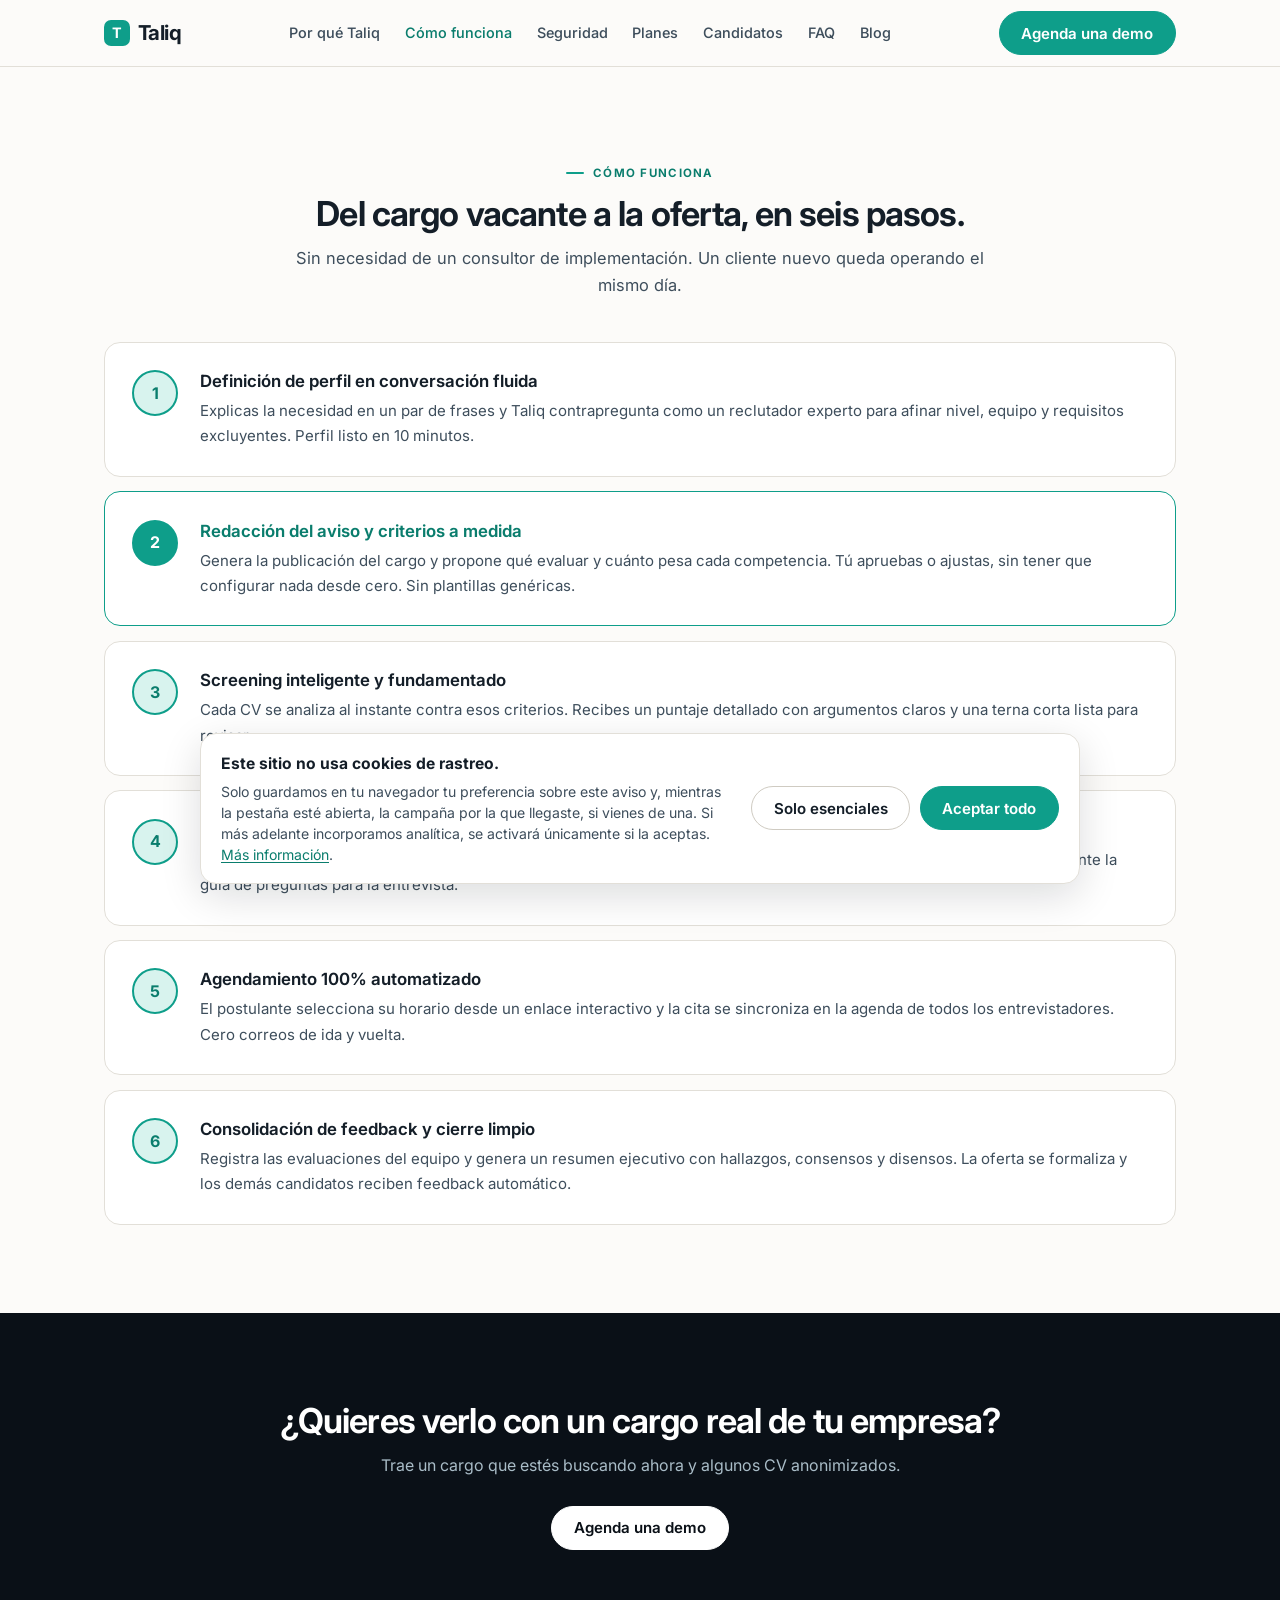
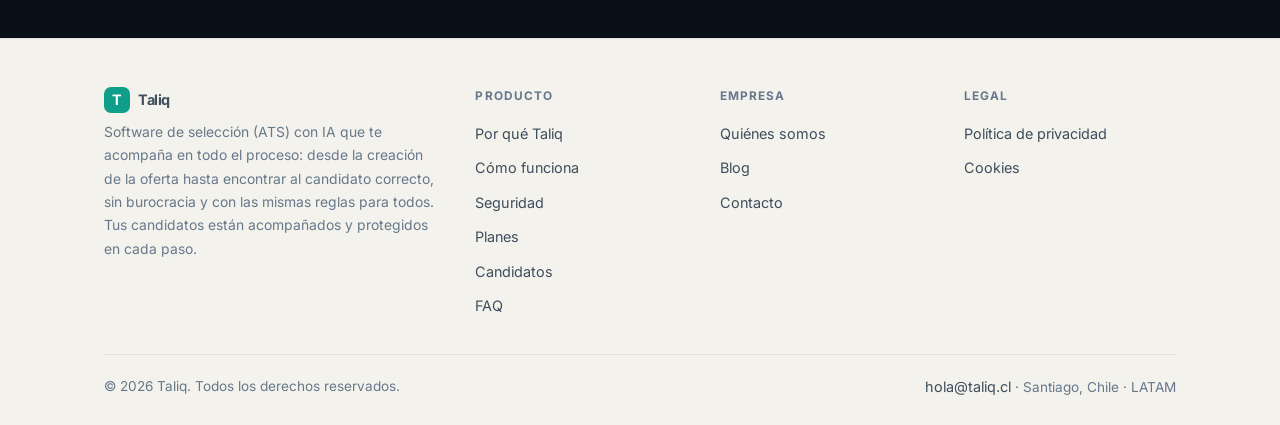
<file: como-funciona.html>
<!DOCTYPE html>
<html lang="es">
<head>
<meta charset="UTF-8">
<meta name="viewport" content="width=device-width,initial-scale=1">
<title>Cómo funciona | Taliq</title>
<meta name="description" content="Del cargo vacante a la oferta en seis pasos. Taliq propone los criterios de evaluación, puntúa cada CV con fundamento y coordina las entrevistas.">
<meta property="og:title" content="Cómo funciona | Taliq">
<meta property="og:description" content="Del cargo vacante a la oferta en seis pasos. Taliq propone los criterios de evaluación, puntúa cada CV con fundamento y coordina las entrevistas.">
<meta property="og:type" content="website">
<meta property="og:locale" content="es_CL">
<link rel="preconnect" href="https://fonts.googleapis.com">
<link rel="preconnect" href="https://fonts.gstatic.com" crossorigin>
<link href="https://fonts.googleapis.com/css2?family=Inter:wght@400;500;600;700&display=swap" rel="stylesheet">
<link rel="canonical" href="https://taliq.cl/como-funciona.html">
<meta property="og:url" content="https://taliq.cl/como-funciona.html">
<meta property="og:image" content="https://taliq.cl/assets/og-image.png">
<meta property="og:image:width" content="1200">
<meta property="og:image:height" content="630">
<meta property="og:image:alt" content="Taliq | Tu asistente de reclutamiento con IA">
<meta name="twitter:card" content="summary_large_image">
<meta name="twitter:title" content="Cómo funciona | Taliq">
<meta name="twitter:description" content="Del cargo vacante a la oferta en seis pasos. Taliq propone los criterios de evaluación, puntúa cada CV con fundamento y coordina las entrevistas.">
<meta name="twitter:image" content="https://taliq.cl/assets/og-image.png">
<link rel="icon" href="favicon.ico" sizes="32x32">
<link rel="icon" href="assets/favicon.svg" type="image/svg+xml">
<link rel="apple-touch-icon" href="assets/apple-touch-icon.png">
<link rel="manifest" href="site.webmanifest">
<meta name="theme-color" content="#0E9E8A">
<!-- assets/styles.css es la única hoja de estilos externa del sitio, y tiene que
     seguir siéndolo: es lo que permite contar cuánta gente lee de verdad. No
     ponerla en línea, no dividirla, no agregarle un hash al nombre y no sumar una
     segunda. Ver README.md, «Reglas que conviene no romper». -->
<link rel="stylesheet" href="assets/styles.css">
</head>
<body>
<header class="site-header">
  <div class="container">
    <div class="header-inner">
      <a class="brand" href="index.html"><span class="brand__mark">T</span>Taliq</a>
      <nav class="nav" aria-label="Principal">
        <a href="porque-taliq.html">Por qué Taliq</a>
        <a href="como-funciona.html" aria-current="page">Cómo funciona</a>
        <a href="seguridad.html">Seguridad</a>
        <a href="planes.html">Planes</a>
        <a href="candidatos.html">Candidatos</a>
        <a href="faq.html">FAQ</a>
        <a href="blog/">Blog</a>
      </nav>
      <div class="header-actions">
        <button class="btn btn--primary" data-demo>Agenda una demo</button>
        <button class="nav-toggle" aria-label="Abrir menú" aria-expanded="false"><span></span><span></span><span></span></button>
      </div>
    </div>
  </div>
  <div class="nav-mobile">
    <div class="container" style="padding:0">
      <a href="porque-taliq.html">Por qué Taliq</a>
      <a href="como-funciona.html">Cómo funciona</a>
      <a href="seguridad.html">Seguridad</a>
      <a href="planes.html">Planes</a>
      <a href="candidatos.html">Candidatos</a>
      <a href="faq.html">FAQ</a>
      <a href="blog/">Blog</a>
    </div>
  </div>
</header>

<section>
  <div class="container">
    <div class="head head--center reveal">
      <span class="eyebrow">Cómo funciona</span>
      <h1>Del cargo vacante a la oferta, en seis pasos.</h1>
      <p class="lede">Sin necesidad de un consultor de implementación. Un cliente nuevo queda operando el mismo día.</p>
    </div>
    <div class="steps">
      <article class="step reveal">
        <div class="step__n">1</div>
        <div>
          <h3>Definición de perfil en conversación fluida</h3>
          <p>Explicas la necesidad en un par de frases y Taliq contrapregunta como un reclutador experto para afinar nivel, equipo y requisitos excluyentes. Perfil listo en 10 minutos.</p>
        </div>
      </article>
      <article class="step step--hi reveal">
        <div class="step__n">2</div>
        <div>
          <h3>Redacción del aviso y criterios a medida</h3>
          <p>Genera la publicación del cargo y propone qué evaluar y cuánto pesa cada competencia. Tú apruebas o ajustas, sin tener que configurar nada desde cero. Sin plantillas genéricas.</p>
        </div>
      </article>
      <article class="step reveal">
        <div class="step__n">3</div>
        <div>
          <h3>Screening inteligente y fundamentado</h3>
          <p>Cada CV se analiza al instante contra esos criterios. Recibes un puntaje detallado con argumentos claros y una terna corta lista para revisar.</p>
        </div>
      </article>
      <article class="step reveal">
        <div class="step__n">4</div>
        <div>
          <h3>Comparativa objetiva para selección directa</h3>
          <p>Compara candidatos lado a lado bajo el mismo parámetro. Eliges a quién avanzar con un solo clic y Taliq crea automáticamente la guía de preguntas para la entrevista.</p>
        </div>
      </article>
      <article class="step reveal">
        <div class="step__n">5</div>
        <div>
          <h3>Agendamiento 100% automatizado</h3>
          <p>El postulante selecciona su horario desde un enlace interactivo y la cita se sincroniza en la agenda de todos los entrevistadores. Cero correos de ida y vuelta.</p>
        </div>
      </article>
      <article class="step reveal">
        <div class="step__n">6</div>
        <div>
          <h3>Consolidación de feedback y cierre limpio</h3>
          <p>Registra las evaluaciones del equipo y genera un resumen ejecutivo con hallazgos, consensos y disensos. La oferta se formaliza y los demás candidatos reciben feedback automático.</p>
        </div>
      </article>
    </div>
  </div>
</section>

<section class="cta">
  <div class="container">
    <h2>¿Quieres verlo con un cargo real de tu empresa?</h2>
    <p>Trae un cargo que estés buscando ahora y algunos CV anonimizados.</p>
    <button class="btn btn--on-ink" data-demo>Agenda una demo</button>
  </div>
</section>

<footer class="site-footer">
  <div class="container">
    <div class="footer-grid">
      <div>
        <a class="brand" href="index.html"><span class="brand__mark">T</span>Taliq</a>
        <p class="footer-tag">Software de selección (ATS) con IA que te acompaña en todo el proceso: desde la creación de la oferta hasta encontrar al candidato correcto, sin burocracia y con las mismas reglas para todos. Tus candidatos están acompañados y protegidos en cada paso.</p>
      </div>
      <div>
        <h4>Producto</h4>
        <ul>
          <li><a href="porque-taliq.html">Por qué Taliq</a></li>
          <li><a href="como-funciona.html">Cómo funciona</a></li>
          <li><a href="seguridad.html">Seguridad</a></li>
          <li><a href="planes.html">Planes</a></li>
          <li><a href="candidatos.html">Candidatos</a></li>
          <li><a href="faq.html">FAQ</a></li>
        </ul>
      </div>
      <div>
        <h4>Empresa</h4>
        <ul>
          <li><a href="index.html#nosotros">Quiénes somos</a></li>
          <li><a href="blog/">Blog</a></li>
          <li><a href="#" data-demo>Contacto</a></li>
        </ul>
      </div>
      <div>
        <h4>Legal</h4>
        <ul>
          <li><a href="privacidad.html">Política de privacidad</a></li>
          <li><a href="#" data-cookies>Cookies</a></li>
        </ul>
      </div>
    </div>
    <div class="footer-bottom">
      <span>© 2026 Taliq. Todos los derechos reservados.</span>
      <span><a href="mailto:hola@taliq.cl">hola@taliq.cl</a> · Santiago, Chile · LATAM</span>
    </div>
  </div>
</footer>
<div class="modal-overlay" id="modal-demo" role="dialog" aria-modal="true" aria-labelledby="modal-title">
  <div class="modal">
    <button class="modal__close" aria-label="Cerrar">&times;</button>
    <h2 id="modal-title">Conoce Taliq en 30 minutos</h2>
    <p class="modal__sub">Completa tus datos y te contactamos en menos de 24 horas hábiles.</p>
    <form id="form-demo" novalidate>
      <div class="hp" aria-hidden="true"><label for="website">Sitio web de la empresa *</label><input type="text" id="website" name="website" placeholder="https://www.tuempresa.cl" tabindex="-1" autocomplete="off" data-required="true"></div>
      <div class="field-row">
        <div class="field"><label for="nombre">Nombre completo</label>
          <input type="text" id="nombre" name="nombre" placeholder="Tu nombre" required></div>
        <div class="field"><label for="empresa">Empresa</label>
          <input type="text" id="empresa" name="empresa" placeholder="Nombre de tu empresa" required></div>
      </div>
      <div class="field-row">
        <div class="field"><label for="email">Correo corporativo</label>
          <input type="email" id="email" name="email" placeholder="tu@empresa.cl" required></div>
        <div class="field"><label for="sitio_web">Sitio web</label>
          <input type="text" id="sitio_web" name="sitio_web" placeholder="tuempresa.cl" inputmode="url" autocomplete="url" pattern="\s*(https?://)?[^\s\/]+\.[^\s]+\s*" title="Ingresa la dirección del sitio de tu empresa, por ejemplo tuempresa.cl" required></div>
      </div>
      <div class="field-row">
        <div class="field"><label for="cargo">Cargo</label>
          <input type="text" id="cargo" name="cargo" placeholder="Tu cargo" required></div>
        <div class="field"><label for="pais">País</label>
          <select id="pais" name="pais" required>
            <option value="" disabled selected>Selecciona</option>
            <option>Chile</option><option>Argentina</option><option>Colombia</option>
            <option>México</option><option>Perú</option><option>Otro</option>
          </select></div>
      </div>
      <div class="field"><label for="volumen">¿Cuántas personas contratan por mes?</label>
        <select id="volumen" name="volumen" required>
          <option value="" disabled selected>Selecciona</option>
          <option>1 a 5</option><option>5 a 20</option><option>20 a 50</option><option>Más de 50</option>
        </select></div>
      <div class="field-check">
        <input type="checkbox" id="privacidad" name="privacidad" required>
        <label for="privacidad">Acepto la <a href="privacidad.html" target="_blank" rel="noopener">política de privacidad</a></label>
      </div>
      <button type="submit" class="btn btn--primary">Quiero mi demo</button>
    </form>
  </div>
</div>
<div class="cookie-banner" id="cookie-banner" role="dialog" aria-labelledby="cookie-title" hidden>
  <div class="cookie-banner__inner">
    <div class="cookie-banner__text">
      <strong id="cookie-title">Este sitio no usa cookies de rastreo.</strong>
      <p>Solo guardamos en tu navegador tu preferencia sobre este aviso y, mientras la pestaña esté abierta, la campaña por la que llegaste, si vienes de una. Si más adelante incorporamos analítica, se activará únicamente si la aceptas. <a href="privacidad.html#cookies">Más información</a>.</p>
    </div>
    <div class="cookie-banner__actions">
      <button type="button" class="btn btn--ghost" data-consent="essential">Solo esenciales</button>
      <button type="button" class="btn btn--primary" data-consent="all">Aceptar todo</button>
    </div>
  </div>
</div>
<script src="assets/site.js"></script>
</body>
</html>
</file>
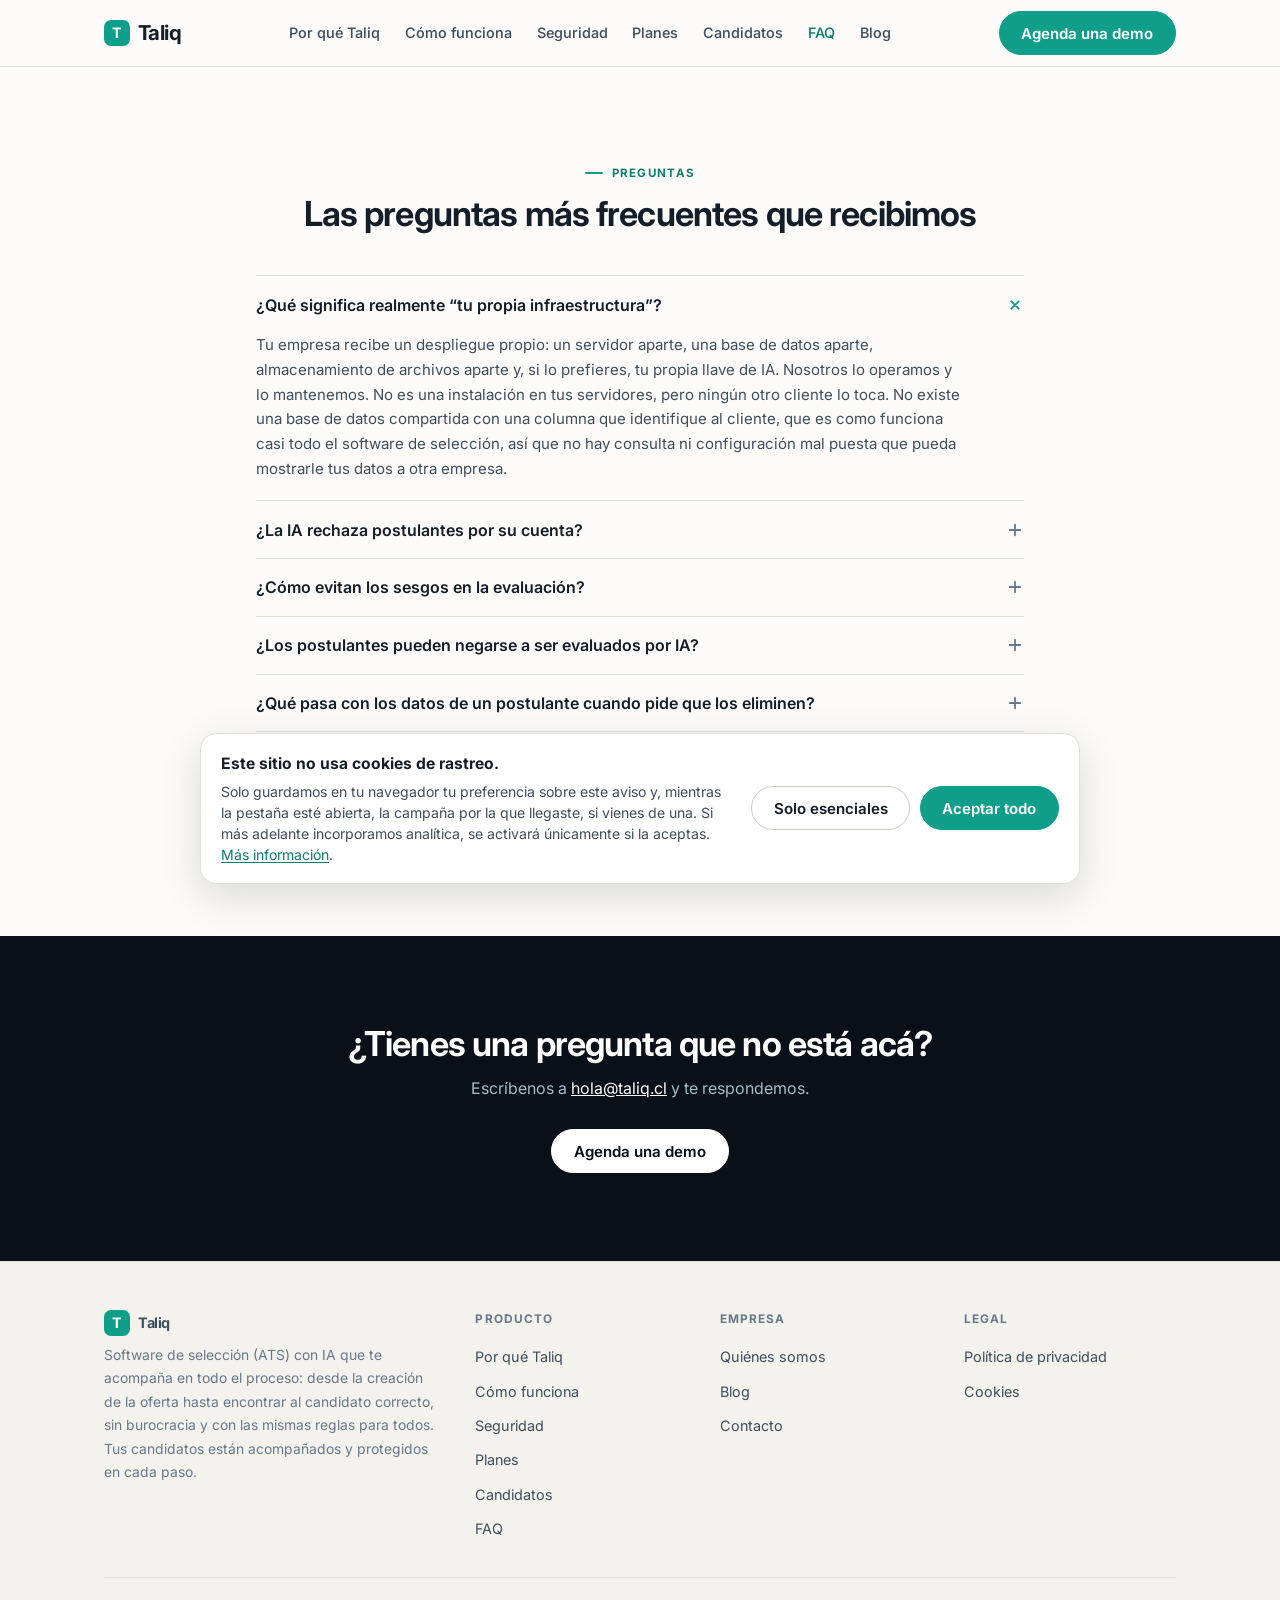
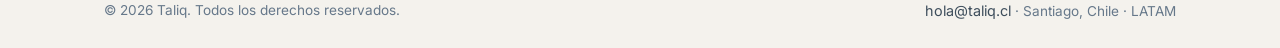
<file: faq.html>
<!DOCTYPE html>
<html lang="es">
<head>
<meta charset="UTF-8">
<meta name="viewport" content="width=device-width,initial-scale=1">
<title>Preguntas frecuentes | Taliq</title>
<meta name="description" content="Las preguntas más frecuentes que recibimos sobre Taliq: infraestructura, sesgos, decisiones automatizadas, datos de candidatos y cumplimiento de la Ley 21.719.">
<meta property="og:title" content="Preguntas frecuentes | Taliq">
<meta property="og:description" content="Las preguntas más frecuentes que recibimos sobre Taliq: infraestructura, sesgos, decisiones automatizadas, datos de candidatos y cumplimiento de la Ley 21.719.">
<meta property="og:type" content="website">
<meta property="og:locale" content="es_CL">
<link rel="preconnect" href="https://fonts.googleapis.com">
<link rel="preconnect" href="https://fonts.gstatic.com" crossorigin>
<link href="https://fonts.googleapis.com/css2?family=Inter:wght@400;500;600;700&display=swap" rel="stylesheet">
<link rel="canonical" href="https://taliq.cl/faq.html">
<meta property="og:url" content="https://taliq.cl/faq.html">
<meta property="og:image" content="https://taliq.cl/assets/og-image.png">
<meta property="og:image:width" content="1200">
<meta property="og:image:height" content="630">
<meta property="og:image:alt" content="Taliq | Tu asistente de reclutamiento con IA">
<meta name="twitter:card" content="summary_large_image">
<meta name="twitter:title" content="Preguntas frecuentes | Taliq">
<meta name="twitter:description" content="Las preguntas más frecuentes que recibimos sobre Taliq: infraestructura, sesgos, decisiones automatizadas, datos de candidatos y cumplimiento de la Ley 21.719.">
<meta name="twitter:image" content="https://taliq.cl/assets/og-image.png">
<link rel="icon" href="favicon.ico" sizes="32x32">
<link rel="icon" href="assets/favicon.svg" type="image/svg+xml">
<link rel="apple-touch-icon" href="assets/apple-touch-icon.png">
<link rel="manifest" href="site.webmanifest">
<meta name="theme-color" content="#0E9E8A">
<!-- assets/styles.css es la única hoja de estilos externa del sitio, y tiene que
     seguir siéndolo: es lo que permite contar cuánta gente lee de verdad. No
     ponerla en línea, no dividirla, no agregarle un hash al nombre y no sumar una
     segunda. Ver README.md, «Reglas que conviene no romper». -->
<link rel="stylesheet" href="assets/styles.css">
</head>
<body>
<header class="site-header">
  <div class="container">
    <div class="header-inner">
      <a class="brand" href="index.html"><span class="brand__mark">T</span>Taliq</a>
      <nav class="nav" aria-label="Principal">
        <a href="porque-taliq.html">Por qué Taliq</a>
        <a href="como-funciona.html">Cómo funciona</a>
        <a href="seguridad.html">Seguridad</a>
        <a href="planes.html">Planes</a>
        <a href="candidatos.html">Candidatos</a>
        <a href="faq.html" aria-current="page">FAQ</a>
        <a href="blog/">Blog</a>
      </nav>
      <div class="header-actions">
        <button class="btn btn--primary" data-demo>Agenda una demo</button>
        <button class="nav-toggle" aria-label="Abrir menú" aria-expanded="false"><span></span><span></span><span></span></button>
      </div>
    </div>
  </div>
  <div class="nav-mobile">
    <div class="container" style="padding:0">
      <a href="porque-taliq.html">Por qué Taliq</a>
      <a href="como-funciona.html">Cómo funciona</a>
      <a href="seguridad.html">Seguridad</a>
      <a href="planes.html">Planes</a>
      <a href="candidatos.html">Candidatos</a>
      <a href="faq.html">FAQ</a>
      <a href="blog/">Blog</a>
    </div>
  </div>
</header>

<section>
  <div class="container">
    <div class="head head--center reveal">
      <span class="eyebrow">Preguntas</span>
      <h1>Las preguntas más frecuentes que recibimos</h1>
    </div>
    <div class="faq reveal">
      <div class="faq__item">
        <button class="faq__q" aria-expanded="false">¿Qué significa realmente &ldquo;tu propia infraestructura&rdquo;?<span class="faq__icon"><svg viewBox="0 0 24 24" fill="none" stroke="currentColor" stroke-width="2.4" stroke-linecap="round" stroke-linejoin="round" aria-hidden="true"><path d="M12 5v14M5 12h14"/></svg></span></button>
        <div class="faq__a">Tu empresa recibe un despliegue propio: un servidor aparte, una base de datos aparte, almacenamiento de archivos aparte y, si lo prefieres, tu propia llave de IA. Nosotros lo operamos y lo mantenemos. No es una instalación en tus servidores, pero ningún otro cliente lo toca. No existe una base de datos compartida con una columna que identifique al cliente, que es como funciona casi todo el software de selección, así que no hay consulta ni configuración mal puesta que pueda mostrarle tus datos a otra empresa.</div>
      </div>
      <div class="faq__item">
        <button class="faq__q" aria-expanded="false">¿La IA rechaza postulantes por su cuenta?<span class="faq__icon"><svg viewBox="0 0 24 24" fill="none" stroke="currentColor" stroke-width="2.4" stroke-linecap="round" stroke-linejoin="round" aria-hidden="true"><path d="M12 5v14M5 12h14"/></svg></span></button>
        <div class="faq__a">No, salvo que tú lo configures deliberadamente y solo en casos muy evidentes de no haber match. De fábrica no hay ningún puntaje de corte, así que cada rechazo es la decisión de una persona. Si quieres filtro automático en un cargo de alto volumen, puedes activarlo cargo por cargo y dejarlo en modo <em>sugerencia</em>, que deja cada caso limítrofe en una cola para que un humano lo confirme o lo revierta.</div>
      </div>
      <div class="faq__item">
        <button class="faq__q" aria-expanded="false">¿Cómo evitan los sesgos en la evaluación?<span class="faq__icon"><svg viewBox="0 0 24 24" fill="none" stroke="currentColor" stroke-width="2.4" stroke-linecap="round" stroke-linejoin="round" aria-hidden="true"><path d="M12 5v14M5 12h14"/></svg></span></button>
        <div class="faq__a">Todos los candidatos de un cargo se evalúan con los mismos criterios y los mismos pesos, definidos antes de que llegue el primer CV. Cada puntaje viene con su fundamento escrito, así que un sesgo se puede detectar leyendo el razonamiento. No usamos análisis de video, de voz ni de expresiones faciales, que es donde la mayoría de los sesgos se cuelan sin que nadie los vea.</div>
      </div>
      <div class="faq__item">
        <button class="faq__q" aria-expanded="false">¿Los postulantes pueden negarse a ser evaluados por IA?<span class="faq__icon"><svg viewBox="0 0 24 24" fill="none" stroke="currentColor" stroke-width="2.4" stroke-linecap="round" stroke-linejoin="round" aria-hidden="true"><path d="M12 5v14M5 12h14"/></svg></span></button>
        <div class="faq__a">Sí. Si activas el aviso de uso de IA, quienes postulan lo ven antes de enviar su CV y pueden pedir una lectura humana. En ese caso su postulación no pasa por ninguna evaluación automática.</div>
      </div>
      <div class="faq__item">
        <button class="faq__q" aria-expanded="false">¿Qué pasa con los datos de un postulante cuando pide que los eliminen?<span class="faq__icon"><svg viewBox="0 0 24 24" fill="none" stroke="currentColor" stroke-width="2.4" stroke-linecap="round" stroke-linejoin="round" aria-hidden="true"><path d="M12 5v14M5 12h14"/></svg></span></button>
        <div class="faq__a">Se eliminan, incluidos los archivos de su CV. El postulante lo puede solicitar desde su propio portal, sin que tu equipo tenga que intervenir. Queda registrado en la bitácora que la solicitud se hizo y se cumplió.</div>
      </div>
      <div class="faq__item">
        <button class="faq__q" aria-expanded="false">¿Funciona bien en español?<span class="faq__icon"><svg viewBox="0 0 24 24" fill="none" stroke="currentColor" stroke-width="2.4" stroke-linecap="round" stroke-linejoin="round" aria-hidden="true"><path d="M12 5v14M5 12h14"/></svg></span></button>
        <div class="faq__a">Sí. La interfaz, la evaluación de CVs, los avisos y los correos están en español desde el inicio, no traducidos desde el inglés. Está pensado para el mercado chileno y latinoamericano.</div>
      </div>
      <div class="faq__item">
        <button class="faq__q" aria-expanded="false">¿Está preparado para la Ley 21.719?<span class="faq__icon"><svg viewBox="0 0 24 24" fill="none" stroke="currentColor" stroke-width="2.4" stroke-linecap="round" stroke-linejoin="round" aria-hidden="true"><path d="M12 5v14M5 12h14"/></svg></span></button>
        <div class="faq__a">Sí. La ley entra en vigencia el 1 de diciembre de 2026 y exige, entre otras cosas, derecho de acceso y eliminación de datos, transparencia sobre decisiones automatizadas y supervisión humana. Taliq incorpora las tres cosas desde el diseño.</div>
      </div>
    </div>
  </div>
</section>

<section class="cta">
  <div class="container">
    <h2>¿Tienes una pregunta que no está acá?</h2>
    <p>Escríbenos a <a href="mailto:hola@taliq.cl" style="color:#fff;text-decoration:underline">hola@taliq.cl</a> y te respondemos.</p>
    <button class="btn btn--on-ink" data-demo>Agenda una demo</button>
  </div>
</section>

<footer class="site-footer">
  <div class="container">
    <div class="footer-grid">
      <div>
        <a class="brand" href="index.html"><span class="brand__mark">T</span>Taliq</a>
        <p class="footer-tag">Software de selección (ATS) con IA que te acompaña en todo el proceso: desde la creación de la oferta hasta encontrar al candidato correcto, sin burocracia y con las mismas reglas para todos. Tus candidatos están acompañados y protegidos en cada paso.</p>
      </div>
      <div>
        <h4>Producto</h4>
        <ul>
          <li><a href="porque-taliq.html">Por qué Taliq</a></li>
          <li><a href="como-funciona.html">Cómo funciona</a></li>
          <li><a href="seguridad.html">Seguridad</a></li>
          <li><a href="planes.html">Planes</a></li>
          <li><a href="candidatos.html">Candidatos</a></li>
          <li><a href="faq.html">FAQ</a></li>
        </ul>
      </div>
      <div>
        <h4>Empresa</h4>
        <ul>
          <li><a href="index.html#nosotros">Quiénes somos</a></li>
          <li><a href="blog/">Blog</a></li>
          <li><a href="#" data-demo>Contacto</a></li>
        </ul>
      </div>
      <div>
        <h4>Legal</h4>
        <ul>
          <li><a href="privacidad.html">Política de privacidad</a></li>
          <li><a href="#" data-cookies>Cookies</a></li>
        </ul>
      </div>
    </div>
    <div class="footer-bottom">
      <span>© 2026 Taliq. Todos los derechos reservados.</span>
      <span><a href="mailto:hola@taliq.cl">hola@taliq.cl</a> · Santiago, Chile · LATAM</span>
    </div>
  </div>
</footer>
<div class="modal-overlay" id="modal-demo" role="dialog" aria-modal="true" aria-labelledby="modal-title">
  <div class="modal">
    <button class="modal__close" aria-label="Cerrar">&times;</button>
    <h2 id="modal-title">Conoce Taliq en 30 minutos</h2>
    <p class="modal__sub">Completa tus datos y te contactamos en menos de 24 horas hábiles.</p>
    <form id="form-demo" novalidate>
      <div class="hp" aria-hidden="true"><label for="website">Sitio web de la empresa *</label><input type="text" id="website" name="website" placeholder="https://www.tuempresa.cl" tabindex="-1" autocomplete="off" data-required="true"></div>
      <div class="field-row">
        <div class="field"><label for="nombre">Nombre completo</label>
          <input type="text" id="nombre" name="nombre" placeholder="Tu nombre" required></div>
        <div class="field"><label for="empresa">Empresa</label>
          <input type="text" id="empresa" name="empresa" placeholder="Nombre de tu empresa" required></div>
      </div>
      <div class="field-row">
        <div class="field"><label for="email">Correo corporativo</label>
          <input type="email" id="email" name="email" placeholder="tu@empresa.cl" required></div>
        <div class="field"><label for="sitio_web">Sitio web</label>
          <input type="text" id="sitio_web" name="sitio_web" placeholder="tuempresa.cl" inputmode="url" autocomplete="url" pattern="\s*(https?://)?[^\s\/]+\.[^\s]+\s*" title="Ingresa la dirección del sitio de tu empresa, por ejemplo tuempresa.cl" required></div>
      </div>
      <div class="field-row">
        <div class="field"><label for="cargo">Cargo</label>
          <input type="text" id="cargo" name="cargo" placeholder="Tu cargo" required></div>
        <div class="field"><label for="pais">País</label>
          <select id="pais" name="pais" required>
            <option value="" disabled selected>Selecciona</option>
            <option>Chile</option><option>Argentina</option><option>Colombia</option>
            <option>México</option><option>Perú</option><option>Otro</option>
          </select></div>
      </div>
      <div class="field"><label for="volumen">¿Cuántas personas contratan por mes?</label>
        <select id="volumen" name="volumen" required>
          <option value="" disabled selected>Selecciona</option>
          <option>1 a 5</option><option>5 a 20</option><option>20 a 50</option><option>Más de 50</option>
        </select></div>
      <div class="field-check">
        <input type="checkbox" id="privacidad" name="privacidad" required>
        <label for="privacidad">Acepto la <a href="privacidad.html" target="_blank" rel="noopener">política de privacidad</a></label>
      </div>
      <button type="submit" class="btn btn--primary">Quiero mi demo</button>
    </form>
  </div>
</div>
<div class="cookie-banner" id="cookie-banner" role="dialog" aria-labelledby="cookie-title" hidden>
  <div class="cookie-banner__inner">
    <div class="cookie-banner__text">
      <strong id="cookie-title">Este sitio no usa cookies de rastreo.</strong>
      <p>Solo guardamos en tu navegador tu preferencia sobre este aviso y, mientras la pestaña esté abierta, la campaña por la que llegaste, si vienes de una. Si más adelante incorporamos analítica, se activará únicamente si la aceptas. <a href="privacidad.html#cookies">Más información</a>.</p>
    </div>
    <div class="cookie-banner__actions">
      <button type="button" class="btn btn--ghost" data-consent="essential">Solo esenciales</button>
      <button type="button" class="btn btn--primary" data-consent="all">Aceptar todo</button>
    </div>
  </div>
</div>
<script src="assets/site.js"></script>
</body>
</html>
</file>
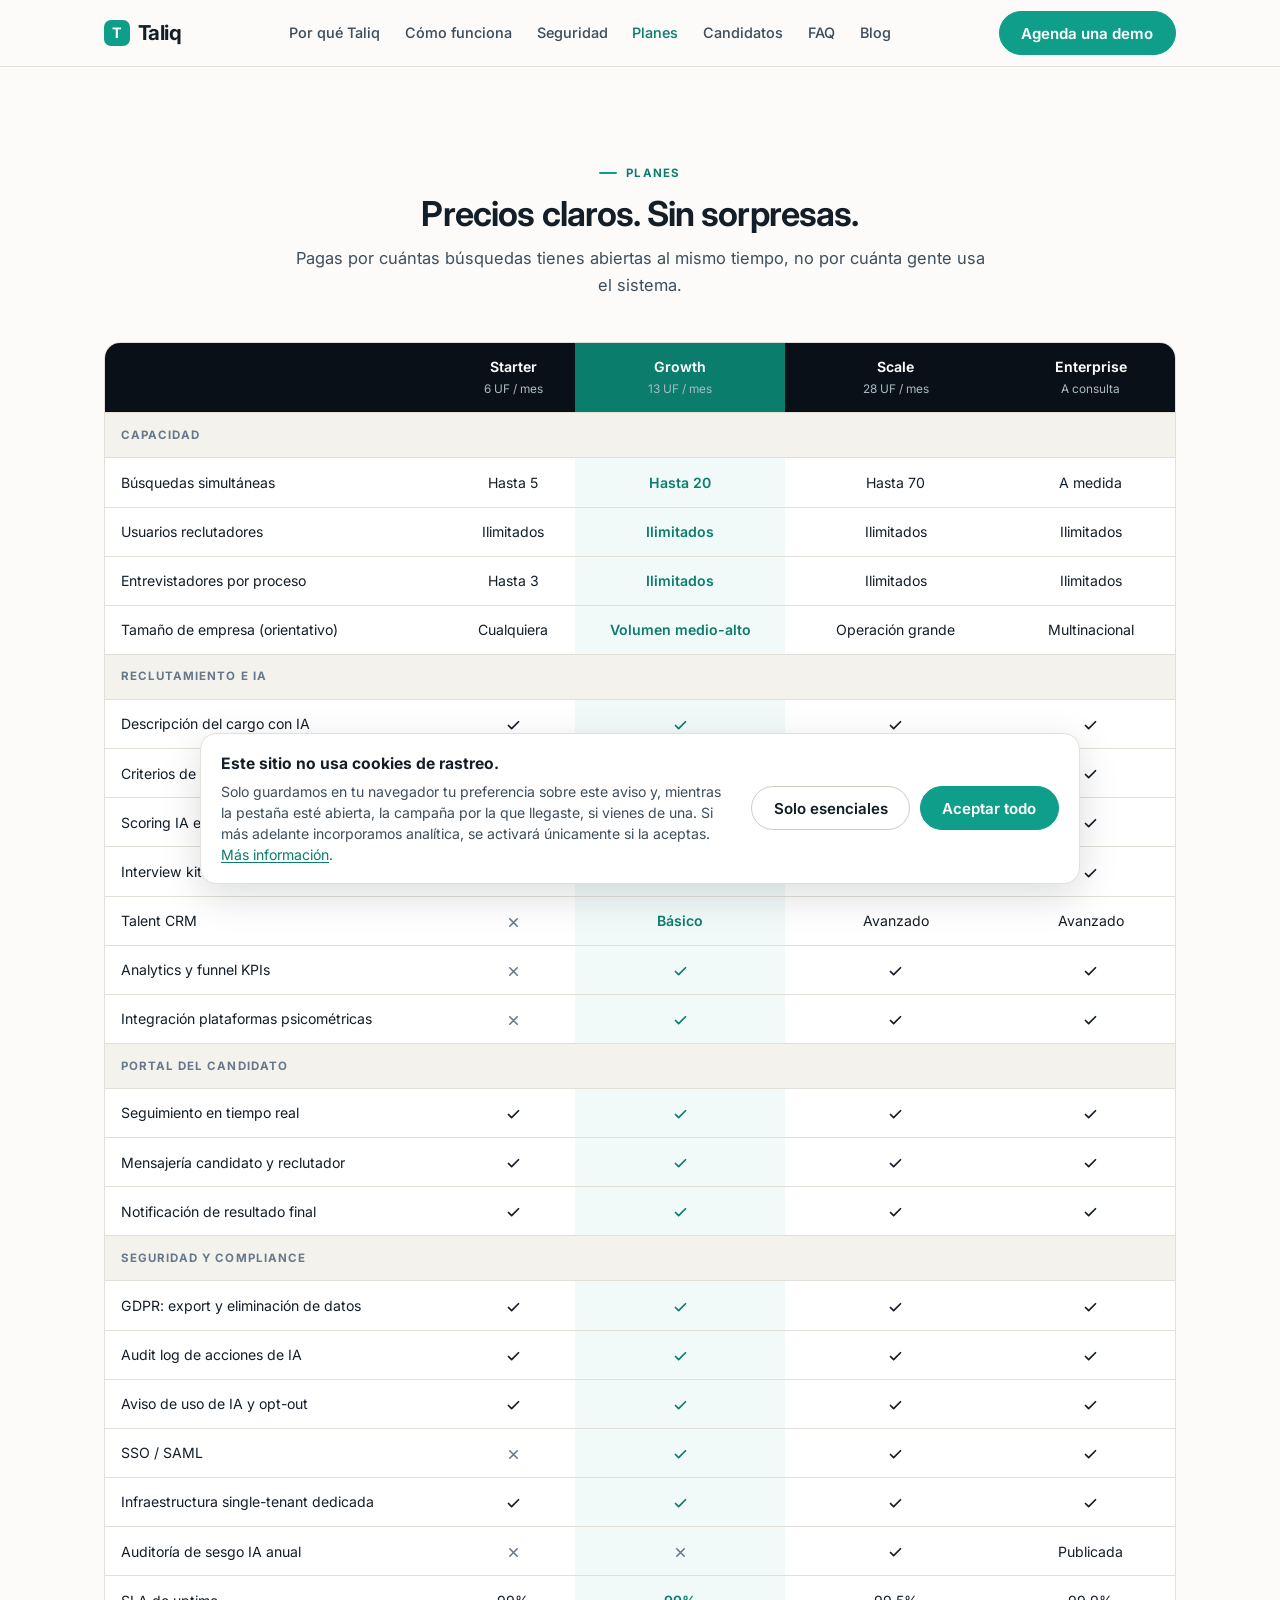
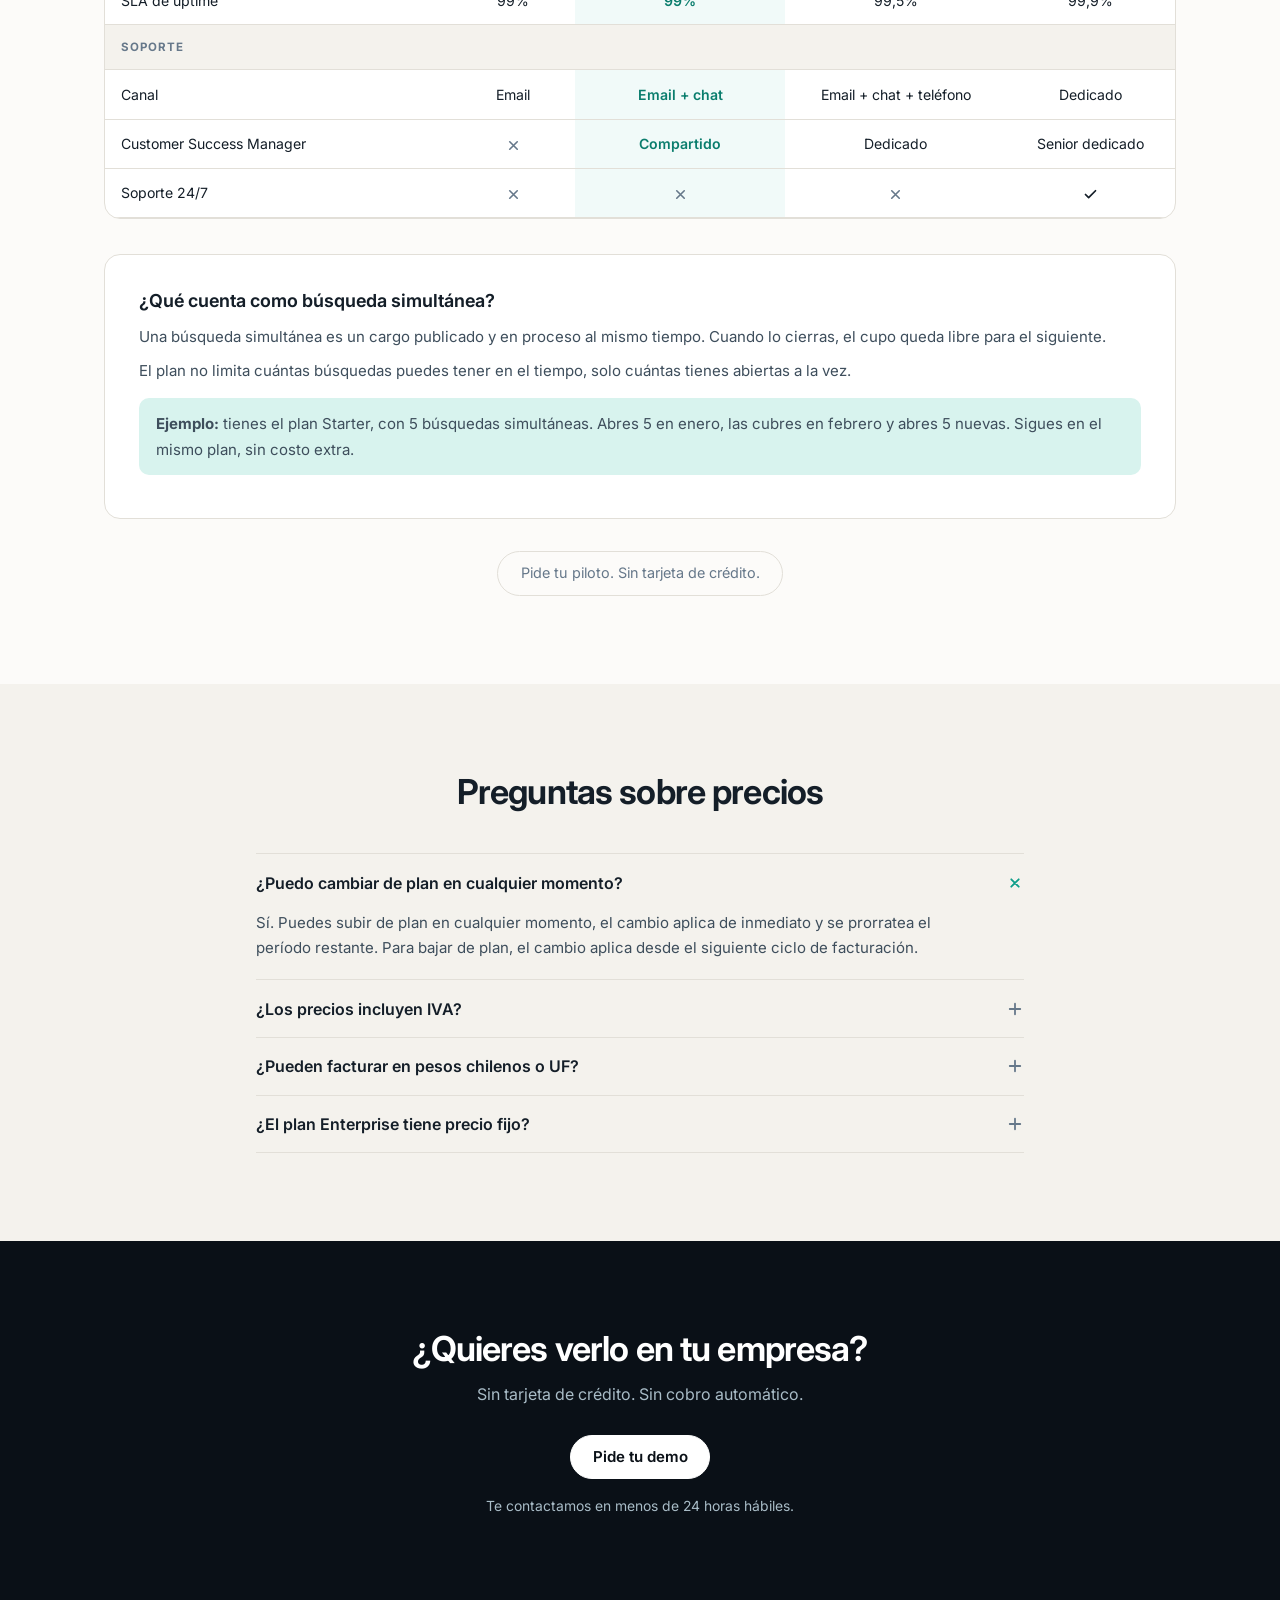
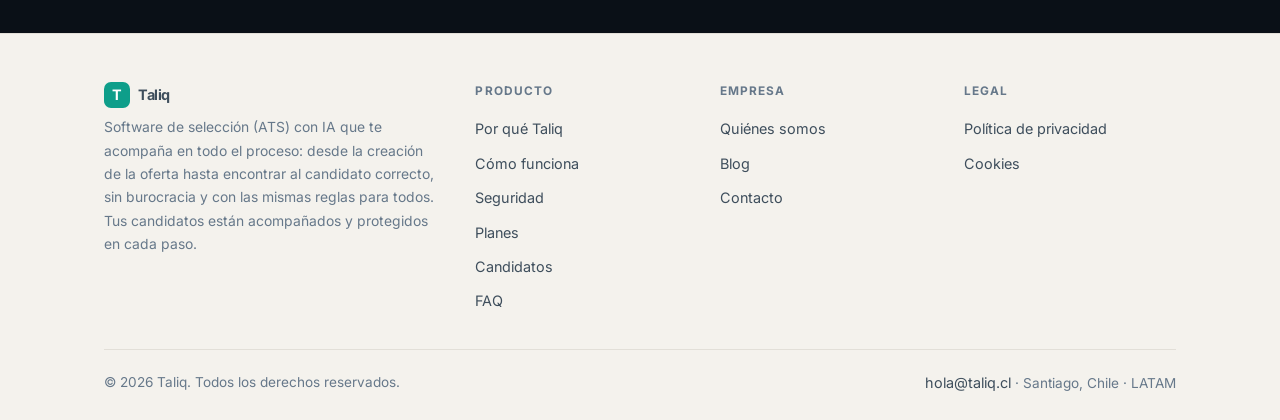
<file: planes.html>
<!DOCTYPE html>
<html lang="es">
<head>
<meta charset="UTF-8">
<meta name="viewport" content="width=device-width,initial-scale=1">
<title>Planes y precios | Taliq</title>
<meta name="description" content="Precios claros en UF. Pagas por cuántas búsquedas tienes abiertas al mismo tiempo, no por usuarios. Reclutadores ilimitados e infraestructura dedicada en todos los planes.">
<meta property="og:title" content="Planes y precios | Taliq">
<meta property="og:description" content="Precios claros en UF. Pagas por cuántas búsquedas tienes abiertas al mismo tiempo, no por usuarios. Reclutadores ilimitados e infraestructura dedicada en todos los planes.">
<meta property="og:type" content="website">
<meta property="og:locale" content="es_CL">
<link rel="preconnect" href="https://fonts.googleapis.com">
<link rel="preconnect" href="https://fonts.gstatic.com" crossorigin>
<link href="https://fonts.googleapis.com/css2?family=Inter:wght@400;500;600;700&display=swap" rel="stylesheet">
<link rel="canonical" href="https://taliq.cl/planes.html">
<meta property="og:url" content="https://taliq.cl/planes.html">
<meta property="og:image" content="https://taliq.cl/assets/og-image.png">
<meta property="og:image:width" content="1200">
<meta property="og:image:height" content="630">
<meta property="og:image:alt" content="Taliq | Tu asistente de reclutamiento con IA">
<meta name="twitter:card" content="summary_large_image">
<meta name="twitter:title" content="Planes y precios | Taliq">
<meta name="twitter:description" content="Precios claros en UF. Pagas por cuántas búsquedas tienes abiertas al mismo tiempo, no por usuarios. Reclutadores ilimitados e infraestructura dedicada en todos los planes.">
<meta name="twitter:image" content="https://taliq.cl/assets/og-image.png">
<link rel="icon" href="favicon.ico" sizes="32x32">
<link rel="icon" href="assets/favicon.svg" type="image/svg+xml">
<link rel="apple-touch-icon" href="assets/apple-touch-icon.png">
<link rel="manifest" href="site.webmanifest">
<meta name="theme-color" content="#0E9E8A">
<!-- assets/styles.css es la única hoja de estilos externa del sitio, y tiene que
     seguir siéndolo: es lo que permite contar cuánta gente lee de verdad. No
     ponerla en línea, no dividirla, no agregarle un hash al nombre y no sumar una
     segunda. Ver README.md, «Reglas que conviene no romper». -->
<link rel="stylesheet" href="assets/styles.css">
</head>
<body>
<header class="site-header">
  <div class="container">
    <div class="header-inner">
      <a class="brand" href="index.html"><span class="brand__mark">T</span>Taliq</a>
      <nav class="nav" aria-label="Principal">
        <a href="porque-taliq.html">Por qué Taliq</a>
        <a href="como-funciona.html">Cómo funciona</a>
        <a href="seguridad.html">Seguridad</a>
        <a href="planes.html" aria-current="page">Planes</a>
        <a href="candidatos.html">Candidatos</a>
        <a href="faq.html">FAQ</a>
        <a href="blog/">Blog</a>
      </nav>
      <div class="header-actions">
        <button class="btn btn--primary" data-demo>Agenda una demo</button>
        <button class="nav-toggle" aria-label="Abrir menú" aria-expanded="false"><span></span><span></span><span></span></button>
      </div>
    </div>
  </div>
  <div class="nav-mobile">
    <div class="container" style="padding:0">
      <a href="porque-taliq.html">Por qué Taliq</a>
      <a href="como-funciona.html">Cómo funciona</a>
      <a href="seguridad.html">Seguridad</a>
      <a href="planes.html">Planes</a>
      <a href="candidatos.html">Candidatos</a>
      <a href="faq.html">FAQ</a>
      <a href="blog/">Blog</a>
    </div>
  </div>
</header>

<section>
  <div class="container">
    <div class="head head--center reveal">
      <span class="eyebrow">Planes</span>
      <h1>Precios claros. Sin sorpresas.</h1>
      <p class="lede">Pagas por cuántas búsquedas tienes abiertas al mismo tiempo, no por cuánta gente usa el sistema.</p>
    </div>

    <div class="cmp-wrap reveal">
      <table class="cmp">
        <thead>
          <tr>
            <th></th>
            <th>Starter<small>6 UF / mes</small></th>
            <th class="is-featured">Growth<small>13 UF / mes</small></th>
            <th>Scale<small>28 UF / mes</small></th>
            <th>Enterprise<small>A consulta</small></th>
          </tr>
        </thead>
        <tbody>
          <tr class="cmp__block"><td colspan="5">CAPACIDAD</td></tr>
          <tr><td>Búsquedas simultáneas</td><td>Hasta 5</td><td class="is-featured">Hasta 20</td><td>Hasta 70</td><td>A medida</td></tr>
          <tr><td>Usuarios reclutadores</td><td>Ilimitados</td><td class="is-featured">Ilimitados</td><td>Ilimitados</td><td>Ilimitados</td></tr>
          <tr><td>Entrevistadores por proceso</td><td>Hasta 3</td><td class="is-featured">Ilimitados</td><td>Ilimitados</td><td>Ilimitados</td></tr>
          <tr><td>Tamaño de empresa (orientativo)</td><td>Cualquiera</td><td class="is-featured">Volumen medio-alto</td><td>Operación grande</td><td>Multinacional</td></tr>
          <tr class="cmp__block"><td colspan="5">RECLUTAMIENTO E IA</td></tr>
          <tr><td>Descripción del cargo con IA</td><td><svg viewBox="0 0 24 24" fill="none" stroke="currentColor" stroke-width="2.8" stroke-linecap="round" stroke-linejoin="round" aria-hidden="true"><path d="M20 6 9 17l-5-5"/></svg></td><td class="is-featured"><svg viewBox="0 0 24 24" fill="none" stroke="currentColor" stroke-width="2.8" stroke-linecap="round" stroke-linejoin="round" aria-hidden="true"><path d="M20 6 9 17l-5-5"/></svg></td><td><svg viewBox="0 0 24 24" fill="none" stroke="currentColor" stroke-width="2.8" stroke-linecap="round" stroke-linejoin="round" aria-hidden="true"><path d="M20 6 9 17l-5-5"/></svg></td><td><svg viewBox="0 0 24 24" fill="none" stroke="currentColor" stroke-width="2.8" stroke-linecap="round" stroke-linejoin="round" aria-hidden="true"><path d="M20 6 9 17l-5-5"/></svg></td></tr>
          <tr><td>Criterios de evaluación por cargo</td><td><svg viewBox="0 0 24 24" fill="none" stroke="currentColor" stroke-width="2.8" stroke-linecap="round" stroke-linejoin="round" aria-hidden="true"><path d="M20 6 9 17l-5-5"/></svg></td><td class="is-featured"><svg viewBox="0 0 24 24" fill="none" stroke="currentColor" stroke-width="2.8" stroke-linecap="round" stroke-linejoin="round" aria-hidden="true"><path d="M20 6 9 17l-5-5"/></svg></td><td><svg viewBox="0 0 24 24" fill="none" stroke="currentColor" stroke-width="2.8" stroke-linecap="round" stroke-linejoin="round" aria-hidden="true"><path d="M20 6 9 17l-5-5"/></svg></td><td><svg viewBox="0 0 24 24" fill="none" stroke="currentColor" stroke-width="2.8" stroke-linecap="round" stroke-linejoin="round" aria-hidden="true"><path d="M20 6 9 17l-5-5"/></svg></td></tr>
          <tr><td>Scoring IA explicable (5 dimensiones)</td><td><svg viewBox="0 0 24 24" fill="none" stroke="currentColor" stroke-width="2.8" stroke-linecap="round" stroke-linejoin="round" aria-hidden="true"><path d="M20 6 9 17l-5-5"/></svg></td><td class="is-featured"><svg viewBox="0 0 24 24" fill="none" stroke="currentColor" stroke-width="2.8" stroke-linecap="round" stroke-linejoin="round" aria-hidden="true"><path d="M20 6 9 17l-5-5"/></svg></td><td><svg viewBox="0 0 24 24" fill="none" stroke="currentColor" stroke-width="2.8" stroke-linecap="round" stroke-linejoin="round" aria-hidden="true"><path d="M20 6 9 17l-5-5"/></svg></td><td><svg viewBox="0 0 24 24" fill="none" stroke="currentColor" stroke-width="2.8" stroke-linecap="round" stroke-linejoin="round" aria-hidden="true"><path d="M20 6 9 17l-5-5"/></svg></td></tr>
          <tr><td>Interview kit + AI debrief</td><td><svg viewBox="0 0 24 24" fill="none" stroke="currentColor" stroke-width="2.8" stroke-linecap="round" stroke-linejoin="round" aria-hidden="true"><path d="M20 6 9 17l-5-5"/></svg></td><td class="is-featured"><svg viewBox="0 0 24 24" fill="none" stroke="currentColor" stroke-width="2.8" stroke-linecap="round" stroke-linejoin="round" aria-hidden="true"><path d="M20 6 9 17l-5-5"/></svg></td><td><svg viewBox="0 0 24 24" fill="none" stroke="currentColor" stroke-width="2.8" stroke-linecap="round" stroke-linejoin="round" aria-hidden="true"><path d="M20 6 9 17l-5-5"/></svg></td><td><svg viewBox="0 0 24 24" fill="none" stroke="currentColor" stroke-width="2.8" stroke-linecap="round" stroke-linejoin="round" aria-hidden="true"><path d="M20 6 9 17l-5-5"/></svg></td></tr>
          <tr><td>Talent CRM</td><td class="is-no"><svg viewBox="0 0 24 24" fill="none" stroke="currentColor" stroke-width="2.6" stroke-linecap="round" stroke-linejoin="round" aria-hidden="true"><path d="M18 6 6 18M6 6l12 12"/></svg></td><td class="is-featured">Básico</td><td>Avanzado</td><td>Avanzado</td></tr>
          <tr><td>Analytics y funnel KPIs</td><td class="is-no"><svg viewBox="0 0 24 24" fill="none" stroke="currentColor" stroke-width="2.6" stroke-linecap="round" stroke-linejoin="round" aria-hidden="true"><path d="M18 6 6 18M6 6l12 12"/></svg></td><td class="is-featured"><svg viewBox="0 0 24 24" fill="none" stroke="currentColor" stroke-width="2.8" stroke-linecap="round" stroke-linejoin="round" aria-hidden="true"><path d="M20 6 9 17l-5-5"/></svg></td><td><svg viewBox="0 0 24 24" fill="none" stroke="currentColor" stroke-width="2.8" stroke-linecap="round" stroke-linejoin="round" aria-hidden="true"><path d="M20 6 9 17l-5-5"/></svg></td><td><svg viewBox="0 0 24 24" fill="none" stroke="currentColor" stroke-width="2.8" stroke-linecap="round" stroke-linejoin="round" aria-hidden="true"><path d="M20 6 9 17l-5-5"/></svg></td></tr>
          <tr><td>Integración plataformas psicométricas</td><td class="is-no"><svg viewBox="0 0 24 24" fill="none" stroke="currentColor" stroke-width="2.6" stroke-linecap="round" stroke-linejoin="round" aria-hidden="true"><path d="M18 6 6 18M6 6l12 12"/></svg></td><td class="is-featured"><svg viewBox="0 0 24 24" fill="none" stroke="currentColor" stroke-width="2.8" stroke-linecap="round" stroke-linejoin="round" aria-hidden="true"><path d="M20 6 9 17l-5-5"/></svg></td><td><svg viewBox="0 0 24 24" fill="none" stroke="currentColor" stroke-width="2.8" stroke-linecap="round" stroke-linejoin="round" aria-hidden="true"><path d="M20 6 9 17l-5-5"/></svg></td><td><svg viewBox="0 0 24 24" fill="none" stroke="currentColor" stroke-width="2.8" stroke-linecap="round" stroke-linejoin="round" aria-hidden="true"><path d="M20 6 9 17l-5-5"/></svg></td></tr>
          <tr class="cmp__block"><td colspan="5">PORTAL DEL CANDIDATO</td></tr>
          <tr><td>Seguimiento en tiempo real</td><td><svg viewBox="0 0 24 24" fill="none" stroke="currentColor" stroke-width="2.8" stroke-linecap="round" stroke-linejoin="round" aria-hidden="true"><path d="M20 6 9 17l-5-5"/></svg></td><td class="is-featured"><svg viewBox="0 0 24 24" fill="none" stroke="currentColor" stroke-width="2.8" stroke-linecap="round" stroke-linejoin="round" aria-hidden="true"><path d="M20 6 9 17l-5-5"/></svg></td><td><svg viewBox="0 0 24 24" fill="none" stroke="currentColor" stroke-width="2.8" stroke-linecap="round" stroke-linejoin="round" aria-hidden="true"><path d="M20 6 9 17l-5-5"/></svg></td><td><svg viewBox="0 0 24 24" fill="none" stroke="currentColor" stroke-width="2.8" stroke-linecap="round" stroke-linejoin="round" aria-hidden="true"><path d="M20 6 9 17l-5-5"/></svg></td></tr>
          <tr><td>Mensajería candidato y reclutador</td><td><svg viewBox="0 0 24 24" fill="none" stroke="currentColor" stroke-width="2.8" stroke-linecap="round" stroke-linejoin="round" aria-hidden="true"><path d="M20 6 9 17l-5-5"/></svg></td><td class="is-featured"><svg viewBox="0 0 24 24" fill="none" stroke="currentColor" stroke-width="2.8" stroke-linecap="round" stroke-linejoin="round" aria-hidden="true"><path d="M20 6 9 17l-5-5"/></svg></td><td><svg viewBox="0 0 24 24" fill="none" stroke="currentColor" stroke-width="2.8" stroke-linecap="round" stroke-linejoin="round" aria-hidden="true"><path d="M20 6 9 17l-5-5"/></svg></td><td><svg viewBox="0 0 24 24" fill="none" stroke="currentColor" stroke-width="2.8" stroke-linecap="round" stroke-linejoin="round" aria-hidden="true"><path d="M20 6 9 17l-5-5"/></svg></td></tr>
          <tr><td>Notificación de resultado final</td><td><svg viewBox="0 0 24 24" fill="none" stroke="currentColor" stroke-width="2.8" stroke-linecap="round" stroke-linejoin="round" aria-hidden="true"><path d="M20 6 9 17l-5-5"/></svg></td><td class="is-featured"><svg viewBox="0 0 24 24" fill="none" stroke="currentColor" stroke-width="2.8" stroke-linecap="round" stroke-linejoin="round" aria-hidden="true"><path d="M20 6 9 17l-5-5"/></svg></td><td><svg viewBox="0 0 24 24" fill="none" stroke="currentColor" stroke-width="2.8" stroke-linecap="round" stroke-linejoin="round" aria-hidden="true"><path d="M20 6 9 17l-5-5"/></svg></td><td><svg viewBox="0 0 24 24" fill="none" stroke="currentColor" stroke-width="2.8" stroke-linecap="round" stroke-linejoin="round" aria-hidden="true"><path d="M20 6 9 17l-5-5"/></svg></td></tr>
          <tr class="cmp__block"><td colspan="5">SEGURIDAD Y COMPLIANCE</td></tr>
          <tr><td>GDPR: export y eliminación de datos</td><td><svg viewBox="0 0 24 24" fill="none" stroke="currentColor" stroke-width="2.8" stroke-linecap="round" stroke-linejoin="round" aria-hidden="true"><path d="M20 6 9 17l-5-5"/></svg></td><td class="is-featured"><svg viewBox="0 0 24 24" fill="none" stroke="currentColor" stroke-width="2.8" stroke-linecap="round" stroke-linejoin="round" aria-hidden="true"><path d="M20 6 9 17l-5-5"/></svg></td><td><svg viewBox="0 0 24 24" fill="none" stroke="currentColor" stroke-width="2.8" stroke-linecap="round" stroke-linejoin="round" aria-hidden="true"><path d="M20 6 9 17l-5-5"/></svg></td><td><svg viewBox="0 0 24 24" fill="none" stroke="currentColor" stroke-width="2.8" stroke-linecap="round" stroke-linejoin="round" aria-hidden="true"><path d="M20 6 9 17l-5-5"/></svg></td></tr>
          <tr><td>Audit log de acciones de IA</td><td><svg viewBox="0 0 24 24" fill="none" stroke="currentColor" stroke-width="2.8" stroke-linecap="round" stroke-linejoin="round" aria-hidden="true"><path d="M20 6 9 17l-5-5"/></svg></td><td class="is-featured"><svg viewBox="0 0 24 24" fill="none" stroke="currentColor" stroke-width="2.8" stroke-linecap="round" stroke-linejoin="round" aria-hidden="true"><path d="M20 6 9 17l-5-5"/></svg></td><td><svg viewBox="0 0 24 24" fill="none" stroke="currentColor" stroke-width="2.8" stroke-linecap="round" stroke-linejoin="round" aria-hidden="true"><path d="M20 6 9 17l-5-5"/></svg></td><td><svg viewBox="0 0 24 24" fill="none" stroke="currentColor" stroke-width="2.8" stroke-linecap="round" stroke-linejoin="round" aria-hidden="true"><path d="M20 6 9 17l-5-5"/></svg></td></tr>
          <tr><td>Aviso de uso de IA y opt-out</td><td><svg viewBox="0 0 24 24" fill="none" stroke="currentColor" stroke-width="2.8" stroke-linecap="round" stroke-linejoin="round" aria-hidden="true"><path d="M20 6 9 17l-5-5"/></svg></td><td class="is-featured"><svg viewBox="0 0 24 24" fill="none" stroke="currentColor" stroke-width="2.8" stroke-linecap="round" stroke-linejoin="round" aria-hidden="true"><path d="M20 6 9 17l-5-5"/></svg></td><td><svg viewBox="0 0 24 24" fill="none" stroke="currentColor" stroke-width="2.8" stroke-linecap="round" stroke-linejoin="round" aria-hidden="true"><path d="M20 6 9 17l-5-5"/></svg></td><td><svg viewBox="0 0 24 24" fill="none" stroke="currentColor" stroke-width="2.8" stroke-linecap="round" stroke-linejoin="round" aria-hidden="true"><path d="M20 6 9 17l-5-5"/></svg></td></tr>
          <tr><td>SSO / SAML</td><td class="is-no"><svg viewBox="0 0 24 24" fill="none" stroke="currentColor" stroke-width="2.6" stroke-linecap="round" stroke-linejoin="round" aria-hidden="true"><path d="M18 6 6 18M6 6l12 12"/></svg></td><td class="is-featured"><svg viewBox="0 0 24 24" fill="none" stroke="currentColor" stroke-width="2.8" stroke-linecap="round" stroke-linejoin="round" aria-hidden="true"><path d="M20 6 9 17l-5-5"/></svg></td><td><svg viewBox="0 0 24 24" fill="none" stroke="currentColor" stroke-width="2.8" stroke-linecap="round" stroke-linejoin="round" aria-hidden="true"><path d="M20 6 9 17l-5-5"/></svg></td><td><svg viewBox="0 0 24 24" fill="none" stroke="currentColor" stroke-width="2.8" stroke-linecap="round" stroke-linejoin="round" aria-hidden="true"><path d="M20 6 9 17l-5-5"/></svg></td></tr>
          <tr><td>Infraestructura single-tenant dedicada</td><td><svg viewBox="0 0 24 24" fill="none" stroke="currentColor" stroke-width="2.8" stroke-linecap="round" stroke-linejoin="round" aria-hidden="true"><path d="M20 6 9 17l-5-5"/></svg></td><td class="is-featured"><svg viewBox="0 0 24 24" fill="none" stroke="currentColor" stroke-width="2.8" stroke-linecap="round" stroke-linejoin="round" aria-hidden="true"><path d="M20 6 9 17l-5-5"/></svg></td><td><svg viewBox="0 0 24 24" fill="none" stroke="currentColor" stroke-width="2.8" stroke-linecap="round" stroke-linejoin="round" aria-hidden="true"><path d="M20 6 9 17l-5-5"/></svg></td><td><svg viewBox="0 0 24 24" fill="none" stroke="currentColor" stroke-width="2.8" stroke-linecap="round" stroke-linejoin="round" aria-hidden="true"><path d="M20 6 9 17l-5-5"/></svg></td></tr>
          <tr><td>Auditoría de sesgo IA anual</td><td class="is-no"><svg viewBox="0 0 24 24" fill="none" stroke="currentColor" stroke-width="2.6" stroke-linecap="round" stroke-linejoin="round" aria-hidden="true"><path d="M18 6 6 18M6 6l12 12"/></svg></td><td class="is-featured is-no"><svg viewBox="0 0 24 24" fill="none" stroke="currentColor" stroke-width="2.6" stroke-linecap="round" stroke-linejoin="round" aria-hidden="true"><path d="M18 6 6 18M6 6l12 12"/></svg></td><td><svg viewBox="0 0 24 24" fill="none" stroke="currentColor" stroke-width="2.8" stroke-linecap="round" stroke-linejoin="round" aria-hidden="true"><path d="M20 6 9 17l-5-5"/></svg></td><td>Publicada</td></tr>
          <tr><td>SLA de uptime</td><td>99%</td><td class="is-featured">99%</td><td>99,5%</td><td>99,9%</td></tr>
          <tr class="cmp__block"><td colspan="5">SOPORTE</td></tr>
          <tr><td>Canal</td><td>Email</td><td class="is-featured">Email + chat</td><td>Email + chat + teléfono</td><td>Dedicado</td></tr>
          <tr><td>Customer Success Manager</td><td class="is-no"><svg viewBox="0 0 24 24" fill="none" stroke="currentColor" stroke-width="2.6" stroke-linecap="round" stroke-linejoin="round" aria-hidden="true"><path d="M18 6 6 18M6 6l12 12"/></svg></td><td class="is-featured">Compartido</td><td>Dedicado</td><td>Senior dedicado</td></tr>
          <tr><td>Soporte 24/7</td><td class="is-no"><svg viewBox="0 0 24 24" fill="none" stroke="currentColor" stroke-width="2.6" stroke-linecap="round" stroke-linejoin="round" aria-hidden="true"><path d="M18 6 6 18M6 6l12 12"/></svg></td><td class="is-featured is-no"><svg viewBox="0 0 24 24" fill="none" stroke="currentColor" stroke-width="2.6" stroke-linecap="round" stroke-linejoin="round" aria-hidden="true"><path d="M18 6 6 18M6 6l12 12"/></svg></td><td class="is-no"><svg viewBox="0 0 24 24" fill="none" stroke="currentColor" stroke-width="2.6" stroke-linecap="round" stroke-linejoin="round" aria-hidden="true"><path d="M18 6 6 18M6 6l12 12"/></svg></td><td><svg viewBox="0 0 24 24" fill="none" stroke="currentColor" stroke-width="2.8" stroke-linecap="round" stroke-linejoin="round" aria-hidden="true"><path d="M20 6 9 17l-5-5"/></svg></td></tr>
        </tbody>
      </table>
    </div>

    <div class="infobox reveal">
      <h3>¿Qué cuenta como búsqueda simultánea?</h3>
      <p>Una búsqueda simultánea es un cargo publicado y en proceso al mismo tiempo. Cuando lo cierras, el cupo queda libre para el siguiente.</p>
      <p>El plan no limita cuántas búsquedas puedes tener en el tiempo, solo cuántas tienes abiertas a la vez.</p>
      <p class="infobox__ex"><b>Ejemplo:</b> tienes el plan Starter, con 5 búsquedas simultáneas. Abres 5 en enero, las cubres en febrero y abres 5 nuevas. Sigues en el mismo plan, sin costo extra.</p>
    </div>

    <div class="plans__note reveal"><span>Pide tu piloto. Sin tarjeta de crédito.</span></div>
  </div>
</section>

<section class="band">
  <div class="container">
    <div class="head head--center reveal">
      <h2>Preguntas sobre precios</h2>
    </div>
    <div class="faq reveal">
      <div class="faq__item">
        <button class="faq__q" aria-expanded="false">¿Puedo cambiar de plan en cualquier momento?<span class="faq__icon"><svg viewBox="0 0 24 24" fill="none" stroke="currentColor" stroke-width="2.4" stroke-linecap="round" stroke-linejoin="round" aria-hidden="true"><path d="M12 5v14M5 12h14"/></svg></span></button>
        <div class="faq__a">Sí. Puedes subir de plan en cualquier momento, el cambio aplica de inmediato y se prorratea el período restante. Para bajar de plan, el cambio aplica desde el siguiente ciclo de facturación.</div>
      </div>
      <div class="faq__item">
        <button class="faq__q" aria-expanded="false">¿Los precios incluyen IVA?<span class="faq__icon"><svg viewBox="0 0 24 24" fill="none" stroke="currentColor" stroke-width="2.4" stroke-linecap="round" stroke-linejoin="round" aria-hidden="true"><path d="M12 5v14M5 12h14"/></svg></span></button>
        <div class="faq__a">Los precios mostrados no incluyen IVA. Para clientes en Chile se aplica el 19% correspondiente.</div>
      </div>
      <div class="faq__item">
        <button class="faq__q" aria-expanded="false">¿Pueden facturar en pesos chilenos o UF?<span class="faq__icon"><svg viewBox="0 0 24 24" fill="none" stroke="currentColor" stroke-width="2.4" stroke-linecap="round" stroke-linejoin="round" aria-hidden="true"><path d="M12 5v14M5 12h14"/></svg></span></button>
        <div class="faq__a">Los precios están expresados en UF. Facturamos en pesos según el valor de la UF del día de emisión.</div>
      </div>
      <div class="faq__item">
        <button class="faq__q" aria-expanded="false">¿El plan Enterprise tiene precio fijo?<span class="faq__icon"><svg viewBox="0 0 24 24" fill="none" stroke="currentColor" stroke-width="2.4" stroke-linecap="round" stroke-linejoin="round" aria-hidden="true"><path d="M12 5v14M5 12h14"/></svg></span></button>
        <div class="faq__a">Enterprise se cotiza según el volumen de contratación, los países de operación y los requisitos de cada empresa. Escríbenos a hola@taliq.cl o solicita una reunión.</div>
      </div>
    </div>
  </div>
</section>

<section class="cta">
  <div class="container">
    <h2>¿Quieres verlo en tu empresa?</h2>
    <p>Sin tarjeta de crédito. Sin cobro automático.</p>
    <button class="btn btn--on-ink" data-demo>Pide tu demo</button>
    <p class="cta__fine">Te contactamos en menos de 24 horas hábiles.</p>
  </div>
</section>
<footer class="site-footer">
  <div class="container">
    <div class="footer-grid">
      <div>
        <a class="brand" href="index.html"><span class="brand__mark">T</span>Taliq</a>
        <p class="footer-tag">Software de selección (ATS) con IA que te acompaña en todo el proceso: desde la creación de la oferta hasta encontrar al candidato correcto, sin burocracia y con las mismas reglas para todos. Tus candidatos están acompañados y protegidos en cada paso.</p>
      </div>
      <div>
        <h4>Producto</h4>
        <ul>
          <li><a href="porque-taliq.html">Por qué Taliq</a></li>
          <li><a href="como-funciona.html">Cómo funciona</a></li>
          <li><a href="seguridad.html">Seguridad</a></li>
          <li><a href="planes.html">Planes</a></li>
          <li><a href="candidatos.html">Candidatos</a></li>
          <li><a href="faq.html">FAQ</a></li>
        </ul>
      </div>
      <div>
        <h4>Empresa</h4>
        <ul>
          <li><a href="index.html#nosotros">Quiénes somos</a></li>
          <li><a href="blog/">Blog</a></li>
          <li><a href="#" data-demo>Contacto</a></li>
        </ul>
      </div>
      <div>
        <h4>Legal</h4>
        <ul>
          <li><a href="privacidad.html">Política de privacidad</a></li>
          <li><a href="#" data-cookies>Cookies</a></li>
        </ul>
      </div>
    </div>
    <div class="footer-bottom">
      <span>© 2026 Taliq. Todos los derechos reservados.</span>
      <span><a href="mailto:hola@taliq.cl">hola@taliq.cl</a> · Santiago, Chile · LATAM</span>
    </div>
  </div>
</footer>
<div class="modal-overlay" id="modal-demo" role="dialog" aria-modal="true" aria-labelledby="modal-title">
  <div class="modal">
    <button class="modal__close" aria-label="Cerrar">&times;</button>
    <h2 id="modal-title">Conoce Taliq en 30 minutos</h2>
    <p class="modal__sub">Completa tus datos y te contactamos en menos de 24 horas hábiles.</p>
    <form id="form-demo" novalidate>
      <div class="hp" aria-hidden="true"><label for="website">Sitio web de la empresa *</label><input type="text" id="website" name="website" placeholder="https://www.tuempresa.cl" tabindex="-1" autocomplete="off" data-required="true"></div>
      <div class="field-row">
        <div class="field"><label for="nombre">Nombre completo</label>
          <input type="text" id="nombre" name="nombre" placeholder="Tu nombre" required></div>
        <div class="field"><label for="empresa">Empresa</label>
          <input type="text" id="empresa" name="empresa" placeholder="Nombre de tu empresa" required></div>
      </div>
      <div class="field-row">
        <div class="field"><label for="email">Correo corporativo</label>
          <input type="email" id="email" name="email" placeholder="tu@empresa.cl" required></div>
        <div class="field"><label for="sitio_web">Sitio web</label>
          <input type="text" id="sitio_web" name="sitio_web" placeholder="tuempresa.cl" inputmode="url" autocomplete="url" pattern="\s*(https?://)?[^\s\/]+\.[^\s]+\s*" title="Ingresa la dirección del sitio de tu empresa, por ejemplo tuempresa.cl" required></div>
      </div>
      <div class="field-row">
        <div class="field"><label for="cargo">Cargo</label>
          <input type="text" id="cargo" name="cargo" placeholder="Tu cargo" required></div>
        <div class="field"><label for="pais">País</label>
          <select id="pais" name="pais" required>
            <option value="" disabled selected>Selecciona</option>
            <option>Chile</option><option>Argentina</option><option>Colombia</option>
            <option>México</option><option>Perú</option><option>Otro</option>
          </select></div>
      </div>
      <div class="field"><label for="volumen">¿Cuántas personas contratan por mes?</label>
        <select id="volumen" name="volumen" required>
          <option value="" disabled selected>Selecciona</option>
          <option>1 a 5</option><option>5 a 20</option><option>20 a 50</option><option>Más de 50</option>
        </select></div>
      <div class="field-check">
        <input type="checkbox" id="privacidad" name="privacidad" required>
        <label for="privacidad">Acepto la <a href="privacidad.html" target="_blank" rel="noopener">política de privacidad</a></label>
      </div>
      <button type="submit" class="btn btn--primary">Quiero mi demo</button>
    </form>
  </div>
</div>
<div class="cookie-banner" id="cookie-banner" role="dialog" aria-labelledby="cookie-title" hidden>
  <div class="cookie-banner__inner">
    <div class="cookie-banner__text">
      <strong id="cookie-title">Este sitio no usa cookies de rastreo.</strong>
      <p>Solo guardamos en tu navegador tu preferencia sobre este aviso y, mientras la pestaña esté abierta, la campaña por la que llegaste, si vienes de una. Si más adelante incorporamos analítica, se activará únicamente si la aceptas. <a href="privacidad.html#cookies">Más información</a>.</p>
    </div>
    <div class="cookie-banner__actions">
      <button type="button" class="btn btn--ghost" data-consent="essential">Solo esenciales</button>
      <button type="button" class="btn btn--primary" data-consent="all">Aceptar todo</button>
    </div>
  </div>
</div>
<script src="assets/site.js"></script>
</body>
</html>
</file>
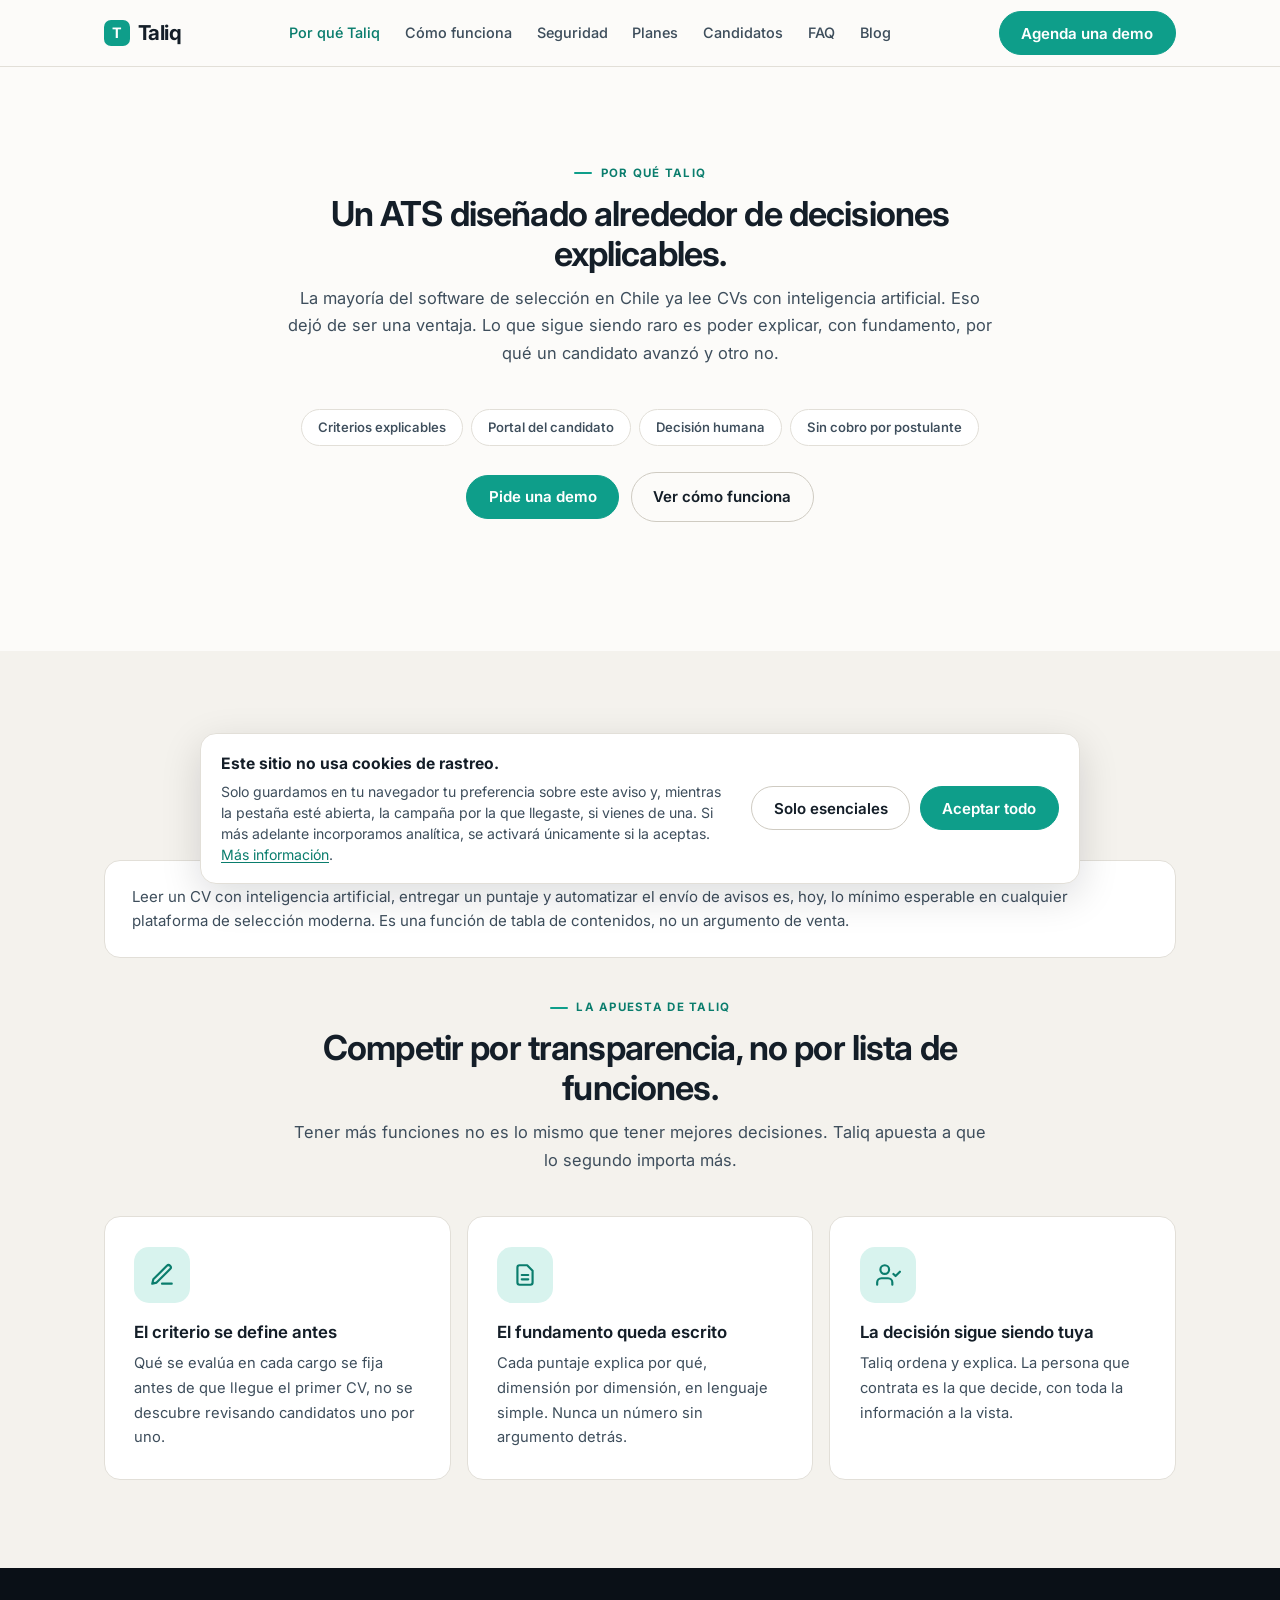
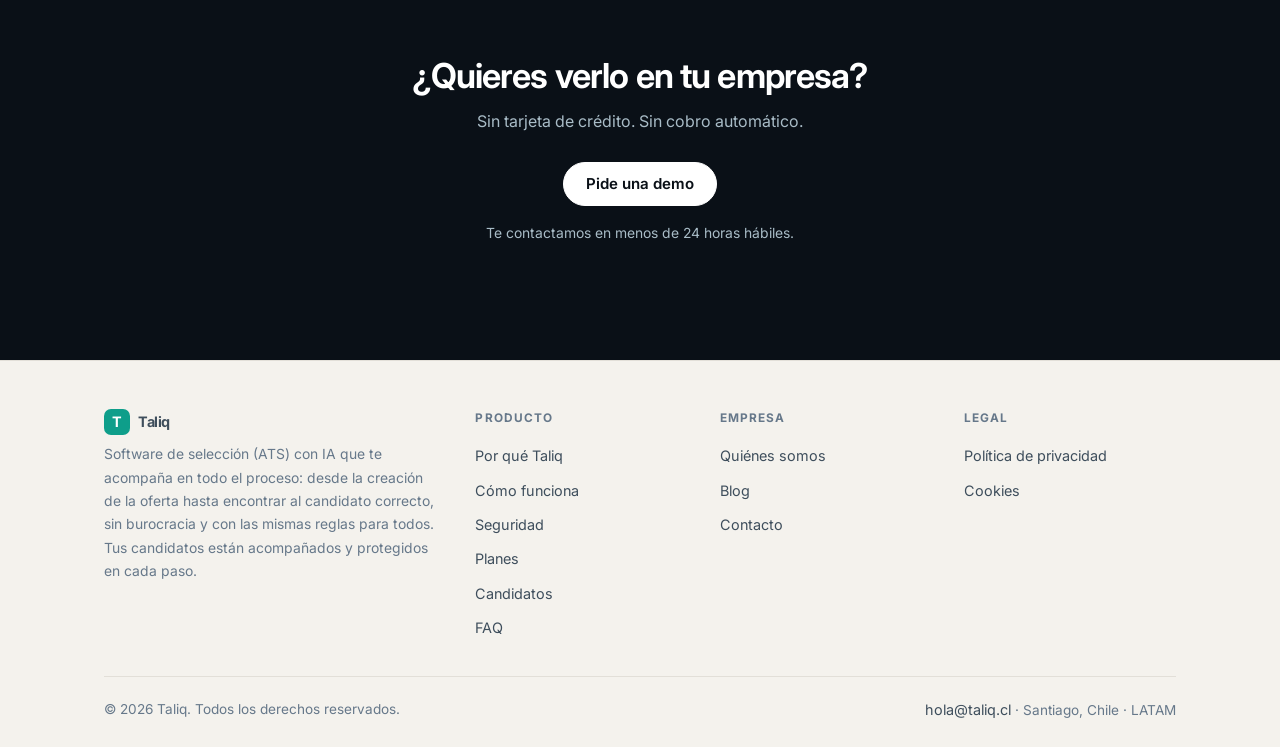
<file: porque-taliq.html>
<!DOCTYPE html>
<html lang="es">
<head>
<meta charset="UTF-8">
<meta name="viewport" content="width=device-width,initial-scale=1">
<title>Por qué Taliq</title>
<meta name="description" content="La mayoría del software de selección ya lee CVs con IA. Lo raro es poder explicar, con fundamento, por qué un candidato avanzó y otro no.">
<meta property="og:title" content="Por qué Taliq">
<meta property="og:description" content="La mayoría del software de selección ya lee CVs con IA. Lo raro es poder explicar, con fundamento, por qué un candidato avanzó y otro no.">
<meta property="og:type" content="website">
<meta property="og:locale" content="es_CL">
<link rel="preconnect" href="https://fonts.googleapis.com">
<link rel="preconnect" href="https://fonts.gstatic.com" crossorigin>
<link href="https://fonts.googleapis.com/css2?family=Inter:wght@400;500;600;700&display=swap" rel="stylesheet">
<link rel="canonical" href="https://taliq.cl/porque-taliq.html">
<meta property="og:url" content="https://taliq.cl/porque-taliq.html">
<meta property="og:image" content="https://taliq.cl/assets/og-image.png">
<meta property="og:image:width" content="1200">
<meta property="og:image:height" content="630">
<meta property="og:image:alt" content="Taliq | Tu asistente de reclutamiento con IA">
<meta name="twitter:card" content="summary_large_image">
<meta name="twitter:title" content="Por qué Taliq">
<meta name="twitter:description" content="La mayoría del software de selección ya lee CVs con IA. Lo raro es poder explicar, con fundamento, por qué un candidato avanzó y otro no.">
<meta name="twitter:image" content="https://taliq.cl/assets/og-image.png">
<link rel="icon" href="favicon.ico" sizes="32x32">
<link rel="icon" href="assets/favicon.svg" type="image/svg+xml">
<link rel="apple-touch-icon" href="assets/apple-touch-icon.png">
<link rel="manifest" href="site.webmanifest">
<meta name="theme-color" content="#0E9E8A">
<!-- assets/styles.css es la única hoja de estilos externa del sitio, y tiene que
     seguir siéndolo: es lo que permite contar cuánta gente lee de verdad. No
     ponerla en línea, no dividirla, no agregarle un hash al nombre y no sumar una
     segunda. Ver README.md, «Reglas que conviene no romper». -->
<link rel="stylesheet" href="assets/styles.css">
</head>
<body>
<header class="site-header">
  <div class="container">
    <div class="header-inner">
      <a class="brand" href="index.html"><span class="brand__mark">T</span>Taliq</a>
      <nav class="nav" aria-label="Principal">
        <a href="porque-taliq.html" aria-current="page">Por qué Taliq</a>
        <a href="como-funciona.html">Cómo funciona</a>
        <a href="seguridad.html">Seguridad</a>
        <a href="planes.html">Planes</a>
        <a href="candidatos.html">Candidatos</a>
        <a href="faq.html">FAQ</a>
        <a href="blog/">Blog</a>
      </nav>
      <div class="header-actions">
        <button class="btn btn--primary" data-demo>Agenda una demo</button>
        <button class="nav-toggle" aria-label="Abrir menú" aria-expanded="false"><span></span><span></span><span></span></button>
      </div>
    </div>
  </div>
  <div class="nav-mobile">
    <div class="container" style="padding:0">
      <a href="porque-taliq.html">Por qué Taliq</a>
      <a href="como-funciona.html">Cómo funciona</a>
      <a href="seguridad.html">Seguridad</a>
      <a href="planes.html">Planes</a>
      <a href="candidatos.html">Candidatos</a>
      <a href="faq.html">FAQ</a>
      <a href="blog/">Blog</a>
    </div>
  </div>
</header>

<section>
  <div class="container">
    <div class="head head--center reveal">
      <span class="eyebrow">Por qué Taliq</span>
      <h1>Un ATS diseñado alrededor de decisiones explicables.</h1>
      <p class="lede">La mayoría del software de selección en Chile ya lee CVs con inteligencia artificial. Eso dejó de ser una ventaja. Lo que sigue siendo raro es poder explicar, con fundamento, por qué un candidato avanzó y otro no.</p>
    </div>

    <div class="chip-row reveal">
      <span class="chip">Criterios explicables</span>
      <span class="chip">Portal del candidato</span>
      <span class="chip">Decisión humana</span>
      <span class="chip">Sin cobro por postulante</span>
    </div>

    <div class="btn-row" style="justify-content:center;margin-bottom:2.6rem">
      <button class="btn btn--primary" data-demo>Pide una demo</button>
      <a class="btn btn--ghost" href="como-funciona.html">Ver cómo funciona</a>
    </div>
  </div>
</section>

<section class="band">
  <div class="container">
    <div class="head head--center reveal">
      <span class="eyebrow">El punto de partida</span>
      <h2>Lo que ya no diferencia a un ATS.</h2>
    </div>
    <div class="commod-box reveal">
      <p>Leer un CV con inteligencia artificial, entregar un puntaje y automatizar el envío de avisos es, hoy, lo mínimo esperable en cualquier plataforma de selección moderna. Es una función de tabla de contenidos, no un argumento de venta.</p>
    </div>
    <div class="head head--center reveal">
      <span class="eyebrow">La apuesta de Taliq</span>
      <h2>Competir por transparencia, no por lista de funciones.</h2>
      <p class="lede">Tener más funciones no es lo mismo que tener mejores decisiones. Taliq apuesta a que lo segundo importa más.</p>
    </div>
    <div class="grid grid--3">
      <article class="card card--lift reveal">
        <span class="card__icon"><svg viewBox="0 0 24 24" fill="none" stroke="currentColor" stroke-width="2" stroke-linecap="round" stroke-linejoin="round" aria-hidden="true"><path d="M12 20h9"/><path d="M16.5 3.5a2.12 2.12 0 0 1 3 3L7 19l-4 1 1-4Z"/></svg></span>
        <h3>El criterio se define antes</h3>
        <p>Qué se evalúa en cada cargo se fija antes de que llegue el primer CV, no se descubre revisando candidatos uno por uno.</p>
      </article>
      <article class="card card--lift reveal">
        <span class="card__icon"><svg viewBox="0 0 24 24" fill="none" stroke="currentColor" stroke-width="2" stroke-linecap="round" stroke-linejoin="round" aria-hidden="true"><path d="M9 12h6M9 16h6M17 21H7a2 2 0 0 1-2-2V5a2 2 0 0 1 2-2h7l5 5v11a2 2 0 0 1-2 2z"/></svg></span>
        <h3>El fundamento queda escrito</h3>
        <p>Cada puntaje explica por qué, dimensión por dimensión, en lenguaje simple. Nunca un número sin argumento detrás.</p>
      </article>
      <article class="card card--lift reveal">
        <span class="card__icon"><svg viewBox="0 0 24 24" fill="none" stroke="currentColor" stroke-width="2" stroke-linecap="round" stroke-linejoin="round" aria-hidden="true"><path d="M16 21v-2a4 4 0 0 0-4-4H6a4 4 0 0 0-4 4v2"/><circle cx="9" cy="7" r="4"/><path d="m17 11 2 2 4-4"/></svg></span>
        <h3>La decisión sigue siendo tuya</h3>
        <p>Taliq ordena y explica. La persona que contrata es la que decide, con toda la información a la vista.</p>
      </article>
    </div>
  </div>
</section>

<section class="cta">
  <div class="container">
    <h2>¿Quieres verlo en tu empresa?</h2>
    <p>Sin tarjeta de crédito. Sin cobro automático.</p>
    <button class="btn btn--on-ink" data-demo>Pide una demo</button>
    <p class="cta__fine">Te contactamos en menos de 24 horas hábiles.</p>
  </div>
</section>

<footer class="site-footer">
  <div class="container">
    <div class="footer-grid">
      <div>
        <a class="brand" href="index.html"><span class="brand__mark">T</span>Taliq</a>
        <p class="footer-tag">Software de selección (ATS) con IA que te acompaña en todo el proceso: desde la creación de la oferta hasta encontrar al candidato correcto, sin burocracia y con las mismas reglas para todos. Tus candidatos están acompañados y protegidos en cada paso.</p>
      </div>
      <div>
        <h4>Producto</h4>
        <ul>
          <li><a href="porque-taliq.html">Por qué Taliq</a></li>
          <li><a href="como-funciona.html">Cómo funciona</a></li>
          <li><a href="seguridad.html">Seguridad</a></li>
          <li><a href="planes.html">Planes</a></li>
          <li><a href="candidatos.html">Candidatos</a></li>
          <li><a href="faq.html">FAQ</a></li>
        </ul>
      </div>
      <div>
        <h4>Empresa</h4>
        <ul>
          <li><a href="index.html#nosotros">Quiénes somos</a></li>
          <li><a href="blog/">Blog</a></li>
          <li><a href="#" data-demo>Contacto</a></li>
        </ul>
      </div>
      <div>
        <h4>Legal</h4>
        <ul>
          <li><a href="privacidad.html">Política de privacidad</a></li>
          <li><a href="#" data-cookies>Cookies</a></li>
        </ul>
      </div>
    </div>
    <div class="footer-bottom">
      <span>© 2026 Taliq. Todos los derechos reservados.</span>
      <span><a href="mailto:hola@taliq.cl">hola@taliq.cl</a> · Santiago, Chile · LATAM</span>
    </div>
  </div>
</footer>
<div class="modal-overlay" id="modal-demo" role="dialog" aria-modal="true" aria-labelledby="modal-title">
  <div class="modal">
    <button class="modal__close" aria-label="Cerrar">&times;</button>
    <h2 id="modal-title">Conoce Taliq en 30 minutos</h2>
    <p class="modal__sub">Completa tus datos y te contactamos en menos de 24 horas hábiles.</p>
    <form id="form-demo" novalidate>
      <div class="hp" aria-hidden="true"><label for="website">Sitio web de la empresa *</label><input type="text" id="website" name="website" placeholder="https://www.tuempresa.cl" tabindex="-1" autocomplete="off" data-required="true"></div>
      <div class="field-row">
        <div class="field"><label for="nombre">Nombre completo</label>
          <input type="text" id="nombre" name="nombre" placeholder="Tu nombre" required></div>
        <div class="field"><label for="empresa">Empresa</label>
          <input type="text" id="empresa" name="empresa" placeholder="Nombre de tu empresa" required></div>
      </div>
      <div class="field-row">
        <div class="field"><label for="email">Correo corporativo</label>
          <input type="email" id="email" name="email" placeholder="tu@empresa.cl" required></div>
        <div class="field"><label for="sitio_web">Sitio web</label>
          <input type="text" id="sitio_web" name="sitio_web" placeholder="tuempresa.cl" inputmode="url" autocomplete="url" pattern="\s*(https?://)?[^\s\/]+\.[^\s]+\s*" title="Ingresa la dirección del sitio de tu empresa, por ejemplo tuempresa.cl" required></div>
      </div>
      <div class="field-row">
        <div class="field"><label for="cargo">Cargo</label>
          <input type="text" id="cargo" name="cargo" placeholder="Tu cargo" required></div>
        <div class="field"><label for="pais">País</label>
          <select id="pais" name="pais" required>
            <option value="" disabled selected>Selecciona</option>
            <option>Chile</option><option>Argentina</option><option>Colombia</option>
            <option>México</option><option>Perú</option><option>Otro</option>
          </select></div>
      </div>
      <div class="field"><label for="volumen">¿Cuántas personas contratan por mes?</label>
        <select id="volumen" name="volumen" required>
          <option value="" disabled selected>Selecciona</option>
          <option>1 a 5</option><option>5 a 20</option><option>20 a 50</option><option>Más de 50</option>
        </select></div>
      <div class="field-check">
        <input type="checkbox" id="privacidad" name="privacidad" required>
        <label for="privacidad">Acepto la <a href="privacidad.html" target="_blank" rel="noopener">política de privacidad</a></label>
      </div>
      <button type="submit" class="btn btn--primary">Quiero mi demo</button>
    </form>
  </div>
</div>
<div class="cookie-banner" id="cookie-banner" role="dialog" aria-labelledby="cookie-title" hidden>
  <div class="cookie-banner__inner">
    <div class="cookie-banner__text">
      <strong id="cookie-title">Este sitio no usa cookies de rastreo.</strong>
      <p>Solo guardamos en tu navegador tu preferencia sobre este aviso y, mientras la pestaña esté abierta, la campaña por la que llegaste, si vienes de una. Si más adelante incorporamos analítica, se activará únicamente si la aceptas. <a href="privacidad.html#cookies">Más información</a>.</p>
    </div>
    <div class="cookie-banner__actions">
      <button type="button" class="btn btn--ghost" data-consent="essential">Solo esenciales</button>
      <button type="button" class="btn btn--primary" data-consent="all">Aceptar todo</button>
    </div>
  </div>
</div>
<script src="assets/site.js"></script>
</body>
</html>
</file>
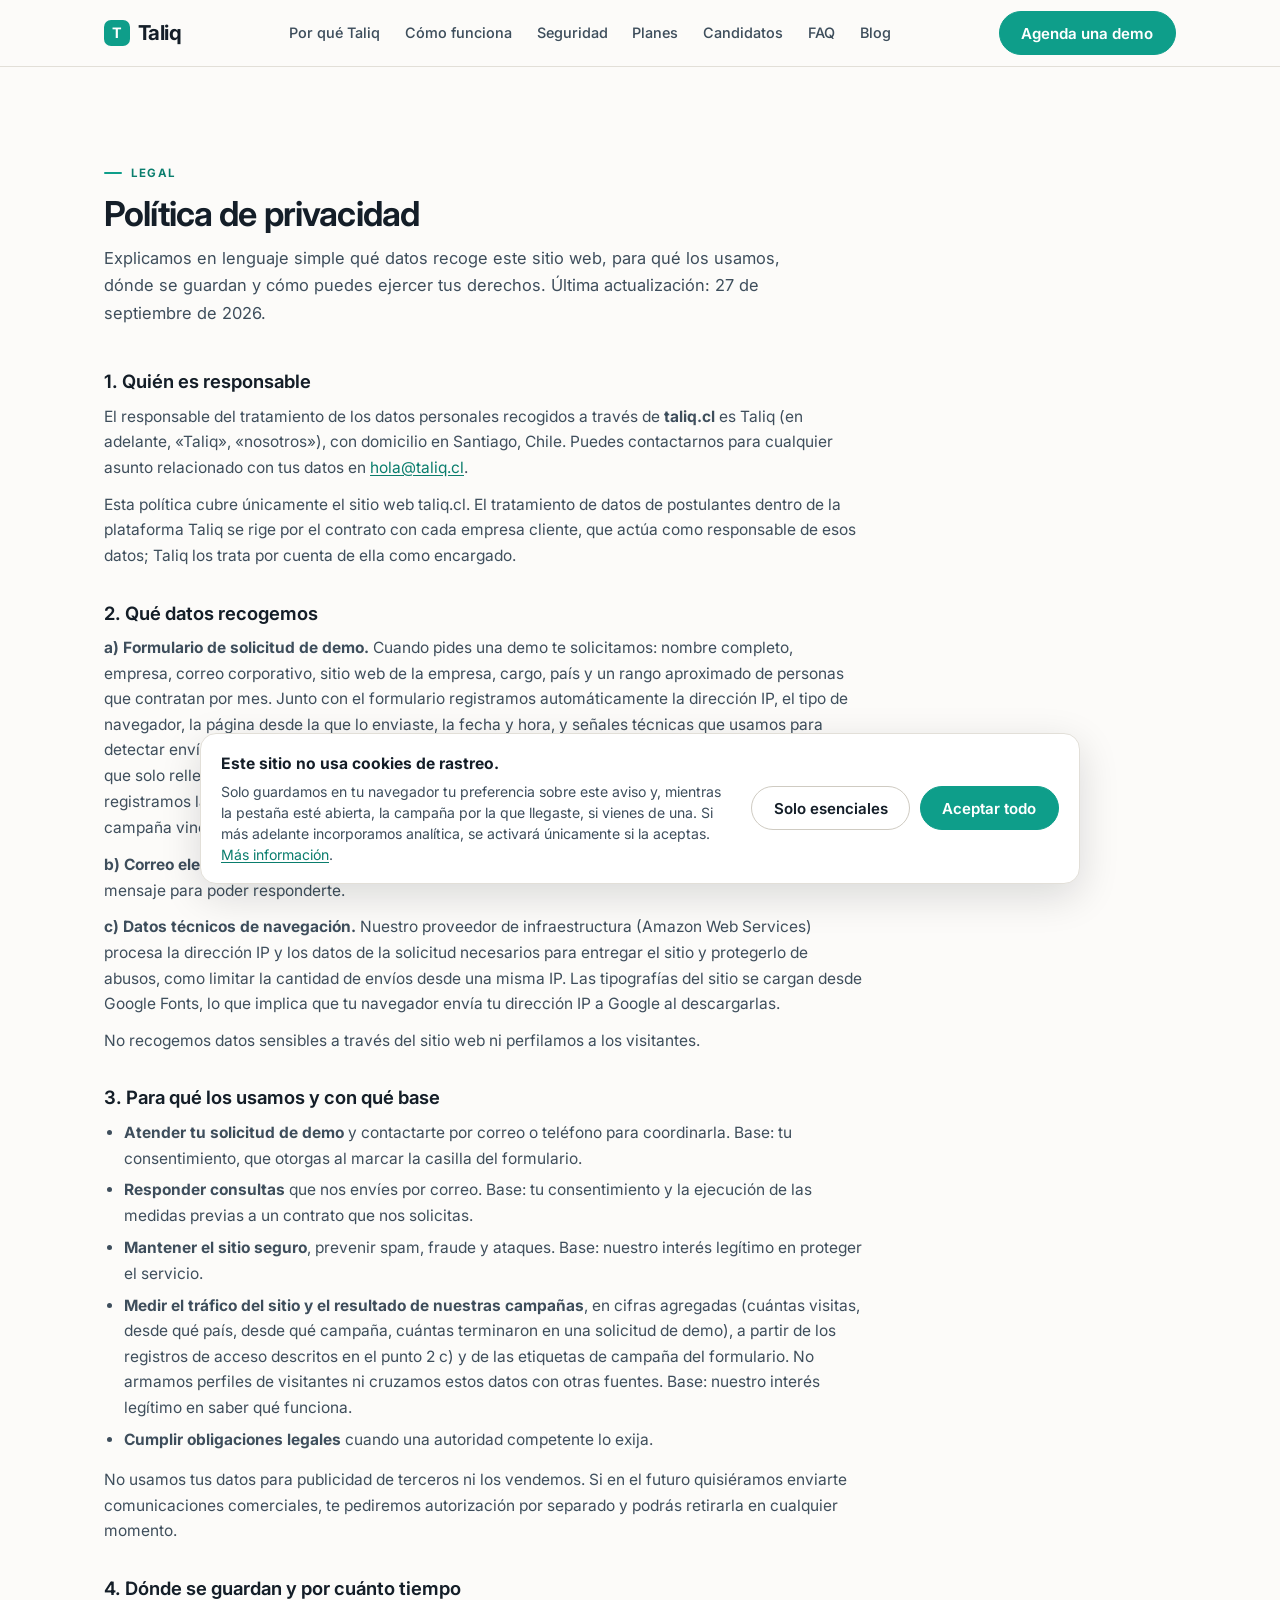
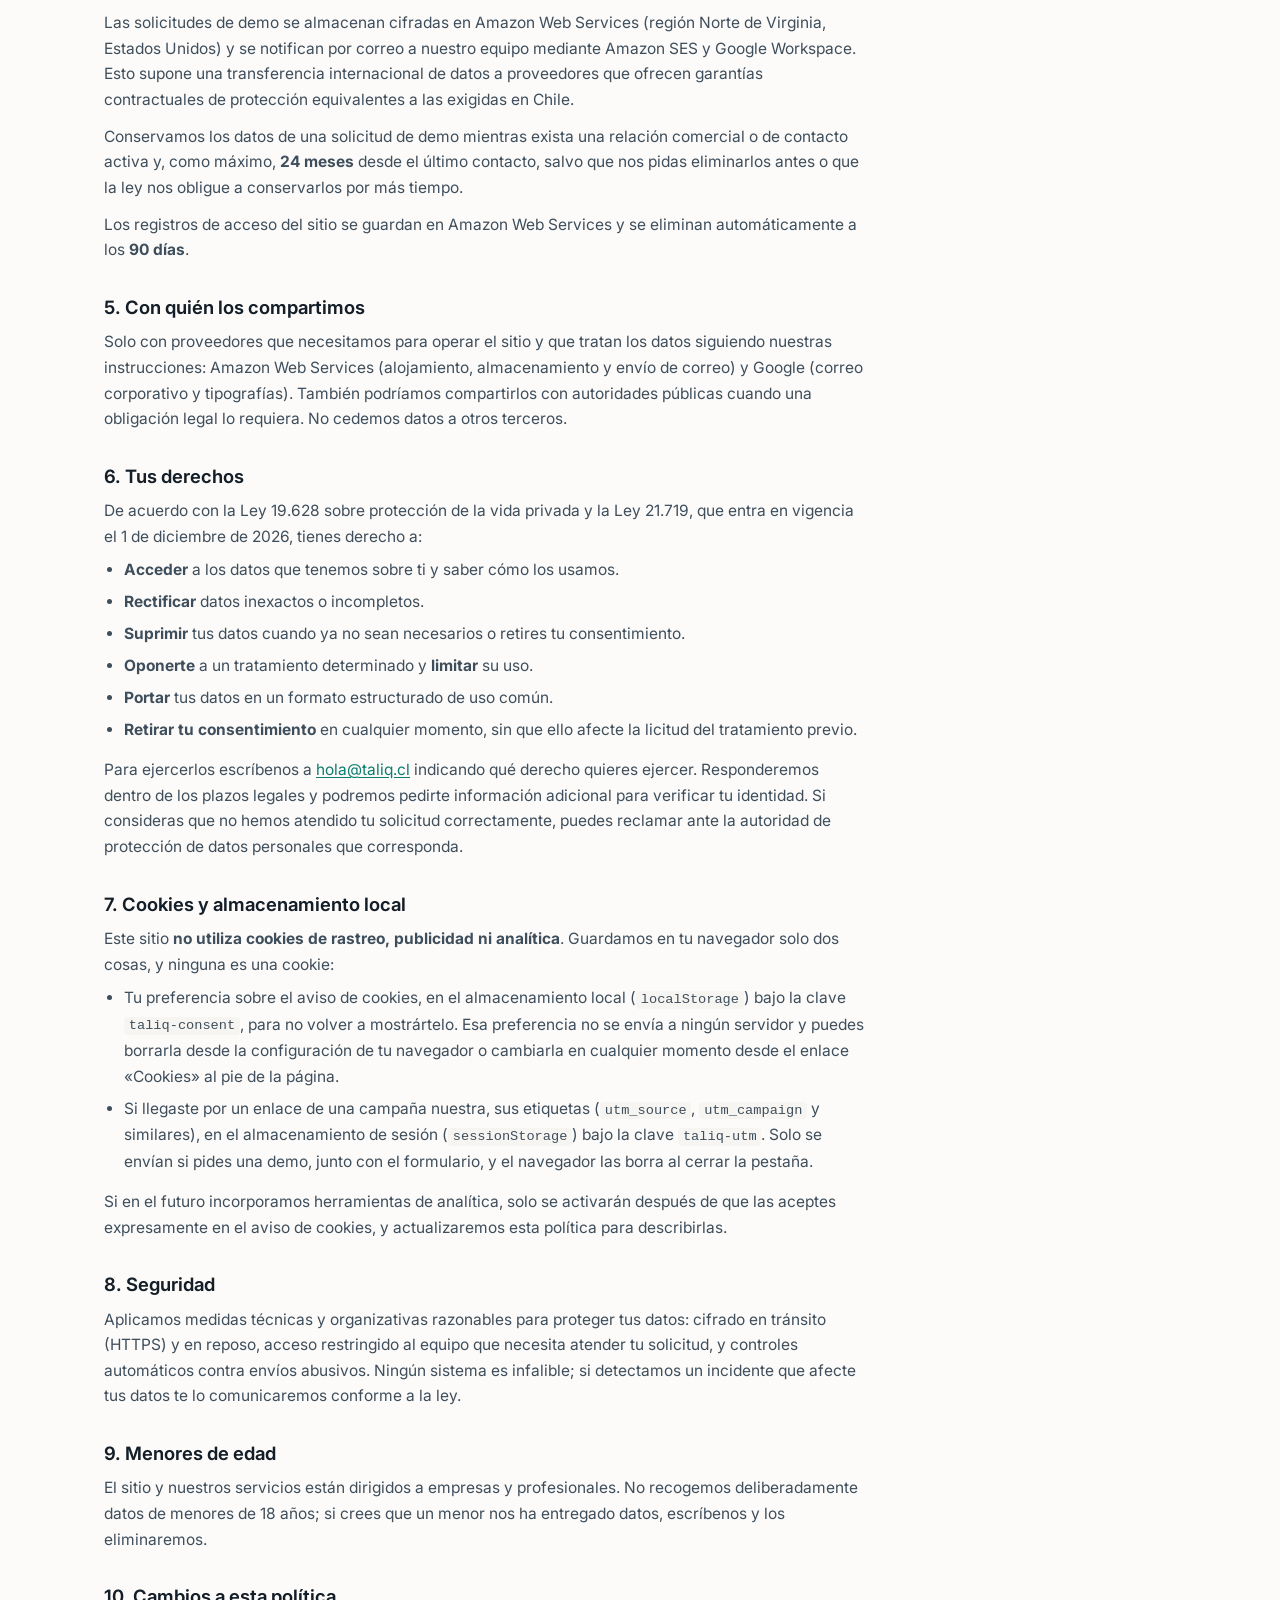
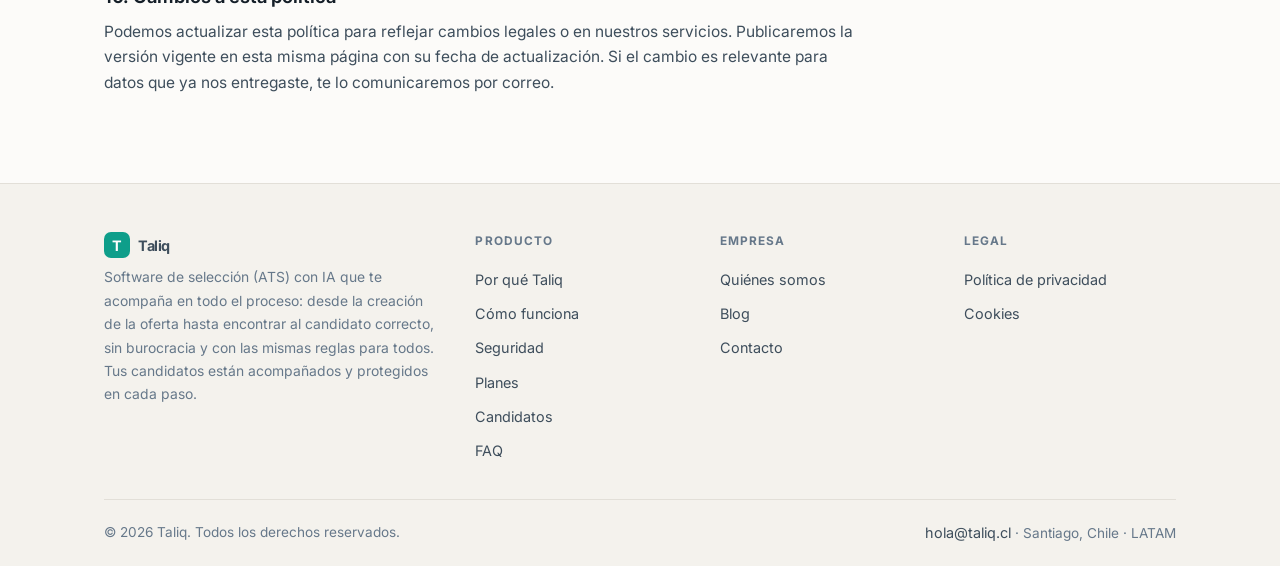
<file: privacidad.html>
<!DOCTYPE html>
<html lang="es">
<head>
<meta charset="UTF-8">
<meta name="viewport" content="width=device-width,initial-scale=1">
<title>Política de privacidad | Taliq</title>
<meta name="description" content="Qué datos recoge el sitio taliq.cl, para qué los usamos, dónde se guardan y cómo ejercer tus derechos según la Ley 19.628 y la Ley 21.719.">
<meta property="og:title" content="Política de privacidad | Taliq">
<meta property="og:description" content="Qué datos recoge el sitio taliq.cl, para qué los usamos, dónde se guardan y cómo ejercer tus derechos según la Ley 19.628 y la Ley 21.719.">
<meta property="og:type" content="website">
<meta property="og:locale" content="es_CL">
<link rel="preconnect" href="https://fonts.googleapis.com">
<link rel="preconnect" href="https://fonts.gstatic.com" crossorigin>
<link href="https://fonts.googleapis.com/css2?family=Inter:wght@400;500;600;700&display=swap" rel="stylesheet">
<link rel="canonical" href="https://taliq.cl/privacidad.html">
<meta property="og:url" content="https://taliq.cl/privacidad.html">
<meta property="og:image" content="https://taliq.cl/assets/og-image.png">
<meta property="og:image:width" content="1200">
<meta property="og:image:height" content="630">
<meta property="og:image:alt" content="Taliq | Tu asistente de reclutamiento con IA">
<meta name="twitter:card" content="summary_large_image">
<meta name="twitter:title" content="Política de privacidad | Taliq">
<meta name="twitter:description" content="Qué datos recoge el sitio taliq.cl, para qué los usamos, dónde se guardan y cómo ejercer tus derechos según la Ley 19.628 y la Ley 21.719.">
<meta name="twitter:image" content="https://taliq.cl/assets/og-image.png">
<link rel="icon" href="favicon.ico" sizes="32x32">
<link rel="icon" href="assets/favicon.svg" type="image/svg+xml">
<link rel="apple-touch-icon" href="assets/apple-touch-icon.png">
<link rel="manifest" href="site.webmanifest">
<meta name="theme-color" content="#0E9E8A">
<!-- assets/styles.css es la única hoja de estilos externa del sitio, y tiene que
     seguir siéndolo: es lo que permite contar cuánta gente lee de verdad. No
     ponerla en línea, no dividirla, no agregarle un hash al nombre y no sumar una
     segunda. Ver README.md, «Reglas que conviene no romper». -->
<link rel="stylesheet" href="assets/styles.css">
</head>
<body>
<header class="site-header">
  <div class="container">
    <div class="header-inner">
      <a class="brand" href="index.html"><span class="brand__mark">T</span>Taliq</a>
      <nav class="nav" aria-label="Principal">
        <a href="porque-taliq.html">Por qué Taliq</a>
        <a href="como-funciona.html">Cómo funciona</a>
        <a href="seguridad.html">Seguridad</a>
        <a href="planes.html">Planes</a>
        <a href="candidatos.html">Candidatos</a>
        <a href="faq.html">FAQ</a>
        <a href="blog/">Blog</a>
      </nav>
      <div class="header-actions">
        <button class="btn btn--primary" data-demo>Agenda una demo</button>
        <button class="nav-toggle" aria-label="Abrir menú" aria-expanded="false"><span></span><span></span><span></span></button>
      </div>
    </div>
  </div>
  <div class="nav-mobile">
    <div class="container" style="padding:0">
      <a href="porque-taliq.html">Por qué Taliq</a>
      <a href="como-funciona.html">Cómo funciona</a>
      <a href="seguridad.html">Seguridad</a>
      <a href="planes.html">Planes</a>
      <a href="candidatos.html">Candidatos</a>
      <a href="faq.html">FAQ</a>
      <a href="blog/">Blog</a>
    </div>
  </div>
</header>
<section>
  <div class="container">
    <div class="head reveal">
      <span class="eyebrow">Legal</span>
      <h1>Política de privacidad</h1>
      <p class="lede">Explicamos en lenguaje simple qué datos recoge este sitio web, para qué los usamos, dónde se guardan y cómo puedes ejercer tus derechos. Última actualización: 27 de septiembre de 2026.</p>
    </div>

    <div class="legal reveal">
      <h3 id="responsable">1. Quién es responsable</h3>
      <p>El responsable del tratamiento de los datos personales recogidos a través de <strong>taliq.cl</strong> es Taliq (en adelante, «Taliq», «nosotros»), con domicilio en Santiago, Chile. Puedes contactarnos para cualquier asunto relacionado con tus datos en <a href="mailto:hola@taliq.cl">hola@taliq.cl</a>.</p>
      <p>Esta política cubre únicamente el sitio web taliq.cl. El tratamiento de datos de postulantes dentro de la plataforma Taliq se rige por el contrato con cada empresa cliente, que actúa como responsable de esos datos; Taliq los trata por cuenta de ella como encargado.</p>

      <h3 id="datos">2. Qué datos recogemos</h3>
      <p><strong>a) Formulario de solicitud de demo.</strong> Cuando pides una demo te solicitamos: nombre completo, empresa, correo corporativo, sitio web de la empresa, cargo, país y un rango aproximado de personas que contratan por mes. Junto con el formulario registramos automáticamente la dirección IP, el tipo de navegador, la página desde la que lo enviaste, la fecha y hora, y señales técnicas que usamos para detectar envíos automatizados (por ejemplo, el tiempo que tardaste en completarlo y un campo oculto que solo rellenan los robots). Si llegaste al sitio por un enlace de una campaña nuestra, también registramos las etiquetas de ese enlace (por ejemplo, <code>utm_source</code> o <code>utm_campaign</code>), que dicen de qué campaña vino la solicitud, no quién eres.</p>
      <p><strong>b) Correo electrónico.</strong> Si nos escribes a hola@taliq.cl, conservamos tu dirección y el contenido del mensaje para poder responderte.</p>
      <p><strong>c) Datos técnicos de navegación.</strong> Nuestro proveedor de infraestructura (Amazon Web Services) procesa la dirección IP y los datos de la solicitud necesarios para entregar el sitio y protegerlo de abusos, como limitar la cantidad de envíos desde una misma IP. Las tipografías del sitio se cargan desde Google Fonts, lo que implica que tu navegador envía tu dirección IP a Google al descargarlas.</p>
      <p>No recogemos datos sensibles a través del sitio web ni perfilamos a los visitantes.</p>

      <h3 id="finalidad">3. Para qué los usamos y con qué base</h3>
      <ul>
        <li><strong>Atender tu solicitud de demo</strong> y contactarte por correo o teléfono para coordinarla. Base: tu consentimiento, que otorgas al marcar la casilla del formulario.</li>
        <li><strong>Responder consultas</strong> que nos envíes por correo. Base: tu consentimiento y la ejecución de las medidas previas a un contrato que nos solicitas.</li>
        <li><strong>Mantener el sitio seguro</strong>, prevenir spam, fraude y ataques. Base: nuestro interés legítimo en proteger el servicio.</li>
        <li><strong>Medir el tráfico del sitio y el resultado de nuestras campañas</strong>, en cifras agregadas (cuántas visitas, desde qué país, desde qué campaña, cuántas terminaron en una solicitud de demo), a partir de los registros de acceso descritos en el punto 2 c) y de las etiquetas de campaña del formulario. No armamos perfiles de visitantes ni cruzamos estos datos con otras fuentes. Base: nuestro interés legítimo en saber qué funciona.</li>
        <li><strong>Cumplir obligaciones legales</strong> cuando una autoridad competente lo exija.</li>
      </ul>
      <p>No usamos tus datos para publicidad de terceros ni los vendemos. Si en el futuro quisiéramos enviarte comunicaciones comerciales, te pediremos autorización por separado y podrás retirarla en cualquier momento.</p>

      <h3 id="almacenamiento">4. Dónde se guardan y por cuánto tiempo</h3>
      <p>Las solicitudes de demo se almacenan cifradas en Amazon Web Services (región Norte de Virginia, Estados Unidos) y se notifican por correo a nuestro equipo mediante Amazon SES y Google Workspace. Esto supone una transferencia internacional de datos a proveedores que ofrecen garantías contractuales de protección equivalentes a las exigidas en Chile.</p>
      <p>Conservamos los datos de una solicitud de demo mientras exista una relación comercial o de contacto activa y, como máximo, <strong>24 meses</strong> desde el último contacto, salvo que nos pidas eliminarlos antes o que la ley nos obligue a conservarlos por más tiempo.</p>
      <p>Los registros de acceso del sitio se guardan en Amazon Web Services y se eliminan automáticamente a los <strong>90 días</strong>.</p>

      <h3 id="terceros">5. Con quién los compartimos</h3>
      <p>Solo con proveedores que necesitamos para operar el sitio y que tratan los datos siguiendo nuestras instrucciones: Amazon Web Services (alojamiento, almacenamiento y envío de correo) y Google (correo corporativo y tipografías). También podríamos compartirlos con autoridades públicas cuando una obligación legal lo requiera. No cedemos datos a otros terceros.</p>

      <h3 id="derechos">6. Tus derechos</h3>
      <p>De acuerdo con la Ley 19.628 sobre protección de la vida privada y la Ley 21.719, que entra en vigencia el 1 de diciembre de 2026, tienes derecho a:</p>
      <ul>
        <li><strong>Acceder</strong> a los datos que tenemos sobre ti y saber cómo los usamos.</li>
        <li><strong>Rectificar</strong> datos inexactos o incompletos.</li>
        <li><strong>Suprimir</strong> tus datos cuando ya no sean necesarios o retires tu consentimiento.</li>
        <li><strong>Oponerte</strong> a un tratamiento determinado y <strong>limitar</strong> su uso.</li>
        <li><strong>Portar</strong> tus datos en un formato estructurado de uso común.</li>
        <li><strong>Retirar tu consentimiento</strong> en cualquier momento, sin que ello afecte la licitud del tratamiento previo.</li>
      </ul>
      <p>Para ejercerlos escríbenos a <a href="mailto:hola@taliq.cl">hola@taliq.cl</a> indicando qué derecho quieres ejercer. Responderemos dentro de los plazos legales y podremos pedirte información adicional para verificar tu identidad. Si consideras que no hemos atendido tu solicitud correctamente, puedes reclamar ante la autoridad de protección de datos personales que corresponda.</p>

      <h3 id="cookies">7. Cookies y almacenamiento local</h3>
      <p>Este sitio <strong>no utiliza cookies de rastreo, publicidad ni analítica</strong>. Guardamos en tu navegador solo dos cosas, y ninguna es una cookie:</p>
      <ul>
        <li>Tu preferencia sobre el aviso de cookies, en el almacenamiento local (<code>localStorage</code>) bajo la clave <code>taliq-consent</code>, para no volver a mostrártelo. Esa preferencia no se envía a ningún servidor y puedes borrarla desde la configuración de tu navegador o cambiarla en cualquier momento desde el enlace «Cookies» al pie de la página.</li>
        <li>Si llegaste por un enlace de una campaña nuestra, sus etiquetas (<code>utm_source</code>, <code>utm_campaign</code> y similares), en el almacenamiento de sesión (<code>sessionStorage</code>) bajo la clave <code>taliq-utm</code>. Solo se envían si pides una demo, junto con el formulario, y el navegador las borra al cerrar la pestaña.</li>
      </ul>
      <p>Si en el futuro incorporamos herramientas de analítica, solo se activarán después de que las aceptes expresamente en el aviso de cookies, y actualizaremos esta política para describirlas.</p>

      <h3 id="seguridad">8. Seguridad</h3>
      <p>Aplicamos medidas técnicas y organizativas razonables para proteger tus datos: cifrado en tránsito (HTTPS) y en reposo, acceso restringido al equipo que necesita atender tu solicitud, y controles automáticos contra envíos abusivos. Ningún sistema es infalible; si detectamos un incidente que afecte tus datos te lo comunicaremos conforme a la ley.</p>

      <h3 id="menores">9. Menores de edad</h3>
      <p>El sitio y nuestros servicios están dirigidos a empresas y profesionales. No recogemos deliberadamente datos de menores de 18 años; si crees que un menor nos ha entregado datos, escríbenos y los eliminaremos.</p>

      <h3 id="cambios">10. Cambios a esta política</h3>
      <p>Podemos actualizar esta política para reflejar cambios legales o en nuestros servicios. Publicaremos la versión vigente en esta misma página con su fecha de actualización. Si el cambio es relevante para datos que ya nos entregaste, te lo comunicaremos por correo.</p>
    </div>
  </div>
</section>

<footer class="site-footer">
  <div class="container">
    <div class="footer-grid">
      <div>
        <a class="brand" href="index.html"><span class="brand__mark">T</span>Taliq</a>
        <p class="footer-tag">Software de selección (ATS) con IA que te acompaña en todo el proceso: desde la creación de la oferta hasta encontrar al candidato correcto, sin burocracia y con las mismas reglas para todos. Tus candidatos están acompañados y protegidos en cada paso.</p>
      </div>
      <div>
        <h4>Producto</h4>
        <ul>
          <li><a href="porque-taliq.html">Por qué Taliq</a></li>
          <li><a href="como-funciona.html">Cómo funciona</a></li>
          <li><a href="seguridad.html">Seguridad</a></li>
          <li><a href="planes.html">Planes</a></li>
          <li><a href="candidatos.html">Candidatos</a></li>
          <li><a href="faq.html">FAQ</a></li>
        </ul>
      </div>
      <div>
        <h4>Empresa</h4>
        <ul>
          <li><a href="index.html#nosotros">Quiénes somos</a></li>
          <li><a href="blog/">Blog</a></li>
          <li><a href="#" data-demo>Contacto</a></li>
        </ul>
      </div>
      <div>
        <h4>Legal</h4>
        <ul>
          <li><a href="privacidad.html">Política de privacidad</a></li>
          <li><a href="#" data-cookies>Cookies</a></li>
        </ul>
      </div>
    </div>
    <div class="footer-bottom">
      <span>© 2026 Taliq. Todos los derechos reservados.</span>
      <span><a href="mailto:hola@taliq.cl">hola@taliq.cl</a> · Santiago, Chile · LATAM</span>
    </div>
  </div>
</footer>
<div class="modal-overlay" id="modal-demo" role="dialog" aria-modal="true" aria-labelledby="modal-title">
  <div class="modal">
    <button class="modal__close" aria-label="Cerrar">&times;</button>
    <h2 id="modal-title">Conoce Taliq en 30 minutos</h2>
    <p class="modal__sub">Completa tus datos y te contactamos en menos de 24 horas hábiles.</p>
    <form id="form-demo" novalidate>
      <div class="hp" aria-hidden="true"><label for="website">Sitio web de la empresa *</label><input type="text" id="website" name="website" placeholder="https://www.tuempresa.cl" tabindex="-1" autocomplete="off" data-required="true"></div>
      <div class="field-row">
        <div class="field"><label for="nombre">Nombre completo</label>
          <input type="text" id="nombre" name="nombre" placeholder="Tu nombre" required></div>
        <div class="field"><label for="empresa">Empresa</label>
          <input type="text" id="empresa" name="empresa" placeholder="Nombre de tu empresa" required></div>
      </div>
      <div class="field-row">
        <div class="field"><label for="email">Correo corporativo</label>
          <input type="email" id="email" name="email" placeholder="tu@empresa.cl" required></div>
        <div class="field"><label for="sitio_web">Sitio web</label>
          <input type="text" id="sitio_web" name="sitio_web" placeholder="tuempresa.cl" inputmode="url" autocomplete="url" pattern="\s*(https?://)?[^\s\/]+\.[^\s]+\s*" title="Ingresa la dirección del sitio de tu empresa, por ejemplo tuempresa.cl" required></div>
      </div>
      <div class="field-row">
        <div class="field"><label for="cargo">Cargo</label>
          <input type="text" id="cargo" name="cargo" placeholder="Tu cargo" required></div>
        <div class="field"><label for="pais">País</label>
          <select id="pais" name="pais" required>
            <option value="" disabled selected>Selecciona</option>
            <option>Chile</option><option>Argentina</option><option>Colombia</option>
            <option>México</option><option>Perú</option><option>Otro</option>
          </select></div>
      </div>
      <div class="field"><label for="volumen">¿Cuántas personas contratan por mes?</label>
        <select id="volumen" name="volumen" required>
          <option value="" disabled selected>Selecciona</option>
          <option>1 a 5</option><option>5 a 20</option><option>20 a 50</option><option>Más de 50</option>
        </select></div>
      <div class="field-check">
        <input type="checkbox" id="privacidad" name="privacidad" required>
        <label for="privacidad">Acepto la <a href="privacidad.html" target="_blank" rel="noopener">política de privacidad</a></label>
      </div>
      <button type="submit" class="btn btn--primary">Quiero mi demo</button>
    </form>
  </div>
</div>
<div class="cookie-banner" id="cookie-banner" role="dialog" aria-labelledby="cookie-title" hidden>
  <div class="cookie-banner__inner">
    <div class="cookie-banner__text">
      <strong id="cookie-title">Este sitio no usa cookies de rastreo.</strong>
      <p>Solo guardamos en tu navegador tu preferencia sobre este aviso y, mientras la pestaña esté abierta, la campaña por la que llegaste, si vienes de una. Si más adelante incorporamos analítica, se activará únicamente si la aceptas. <a href="privacidad.html#cookies">Más información</a>.</p>
    </div>
    <div class="cookie-banner__actions">
      <button type="button" class="btn btn--ghost" data-consent="essential">Solo esenciales</button>
      <button type="button" class="btn btn--primary" data-consent="all">Aceptar todo</button>
    </div>
  </div>
</div>
<script src="assets/site.js"></script>
</body>
</html>
</file>
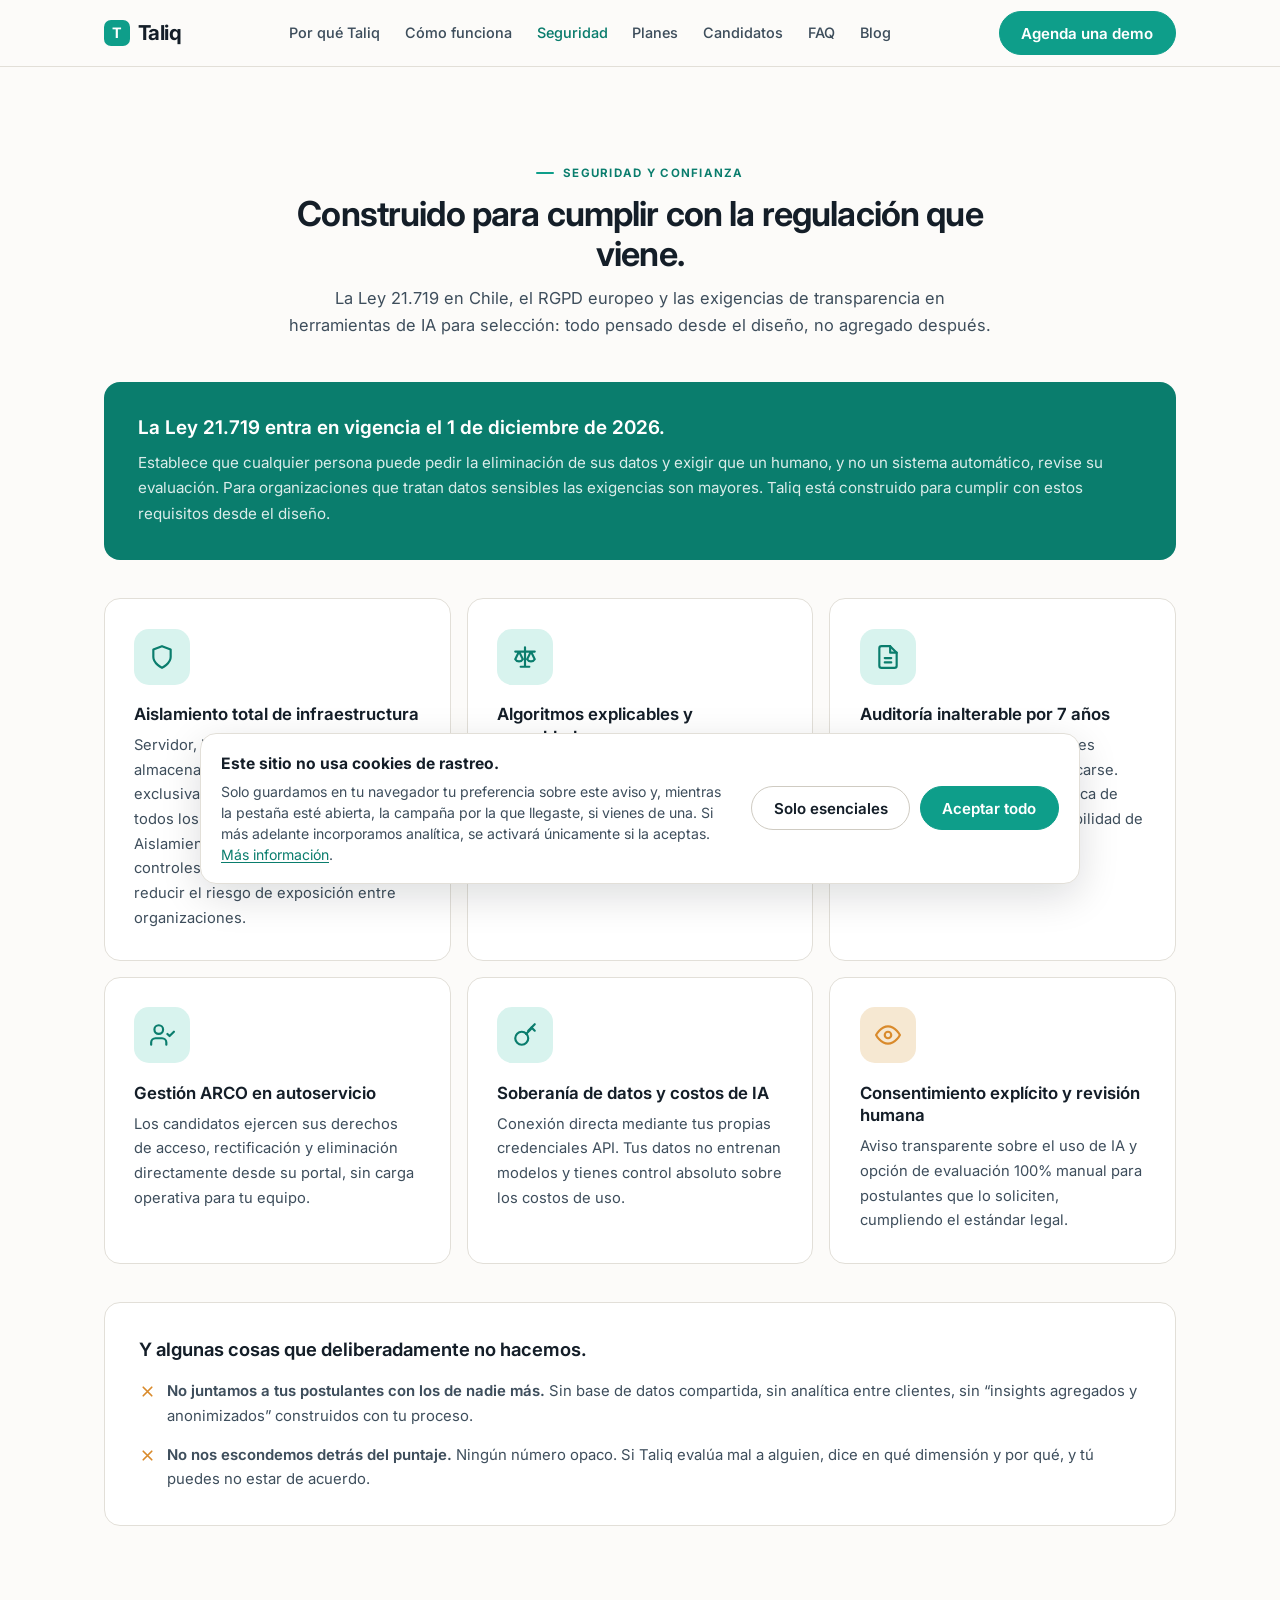
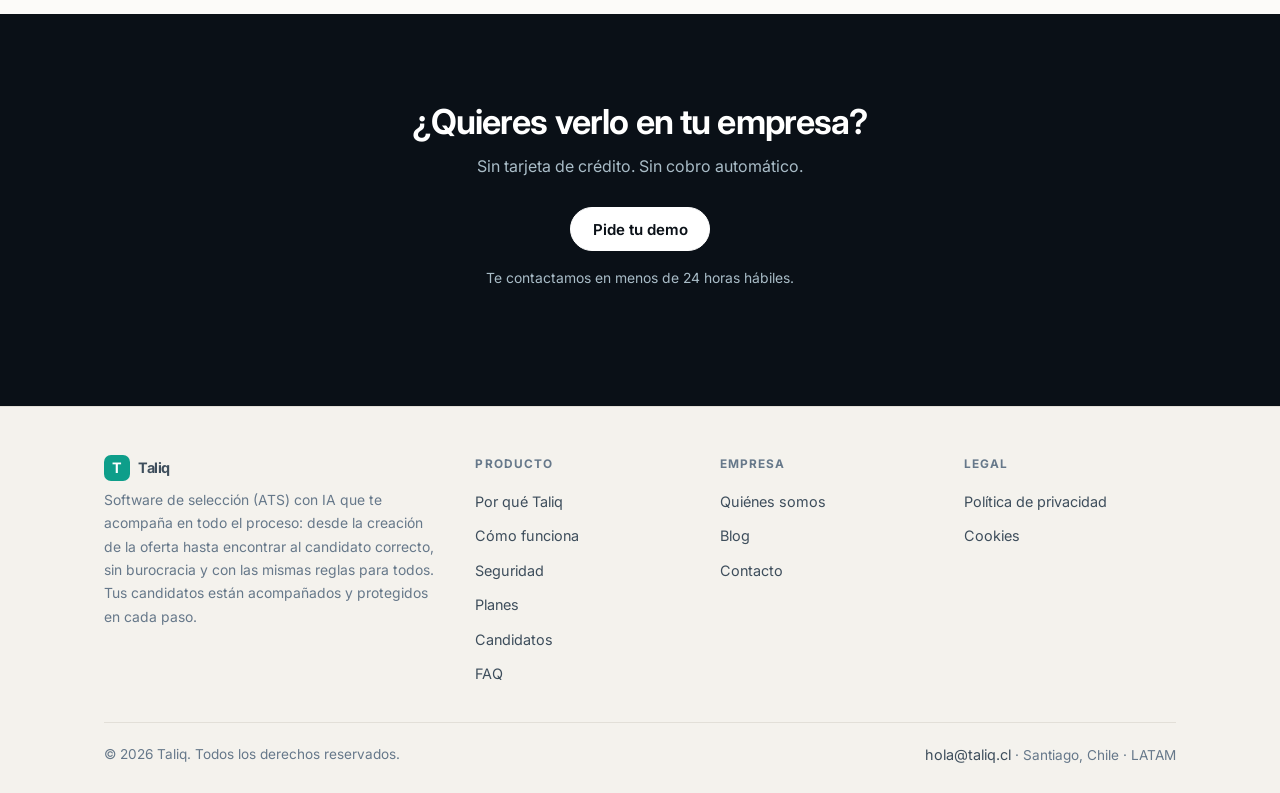
<file: seguridad.html>
<!DOCTYPE html>
<html lang="es">
<head>
<meta charset="UTF-8">
<meta name="viewport" content="width=device-width,initial-scale=1">
<title>Seguridad y confianza | Taliq</title>
<meta name="description" content="Infraestructura aislada por cliente, evaluación explicable y bitácora inalterable. Construido para cumplir con la Ley 21.719 y el RGPD desde el diseño.">
<meta property="og:title" content="Seguridad y confianza | Taliq">
<meta property="og:description" content="Infraestructura aislada por cliente, evaluación explicable y bitácora inalterable. Construido para cumplir con la Ley 21.719 y el RGPD desde el diseño.">
<meta property="og:type" content="website">
<meta property="og:locale" content="es_CL">
<link rel="preconnect" href="https://fonts.googleapis.com">
<link rel="preconnect" href="https://fonts.gstatic.com" crossorigin>
<link href="https://fonts.googleapis.com/css2?family=Inter:wght@400;500;600;700&display=swap" rel="stylesheet">
<link rel="canonical" href="https://taliq.cl/seguridad.html">
<meta property="og:url" content="https://taliq.cl/seguridad.html">
<meta property="og:image" content="https://taliq.cl/assets/og-image.png">
<meta property="og:image:width" content="1200">
<meta property="og:image:height" content="630">
<meta property="og:image:alt" content="Taliq | Tu asistente de reclutamiento con IA">
<meta name="twitter:card" content="summary_large_image">
<meta name="twitter:title" content="Seguridad y confianza | Taliq">
<meta name="twitter:description" content="Infraestructura aislada por cliente, evaluación explicable y bitácora inalterable. Construido para cumplir con la Ley 21.719 y el RGPD desde el diseño.">
<meta name="twitter:image" content="https://taliq.cl/assets/og-image.png">
<link rel="icon" href="favicon.ico" sizes="32x32">
<link rel="icon" href="assets/favicon.svg" type="image/svg+xml">
<link rel="apple-touch-icon" href="assets/apple-touch-icon.png">
<link rel="manifest" href="site.webmanifest">
<meta name="theme-color" content="#0E9E8A">
<!-- assets/styles.css es la única hoja de estilos externa del sitio, y tiene que
     seguir siéndolo: es lo que permite contar cuánta gente lee de verdad. No
     ponerla en línea, no dividirla, no agregarle un hash al nombre y no sumar una
     segunda. Ver README.md, «Reglas que conviene no romper». -->
<link rel="stylesheet" href="assets/styles.css">
</head>
<body>
<header class="site-header">
  <div class="container">
    <div class="header-inner">
      <a class="brand" href="index.html"><span class="brand__mark">T</span>Taliq</a>
      <nav class="nav" aria-label="Principal">
        <a href="porque-taliq.html">Por qué Taliq</a>
        <a href="como-funciona.html">Cómo funciona</a>
        <a href="seguridad.html" aria-current="page">Seguridad</a>
        <a href="planes.html">Planes</a>
        <a href="candidatos.html">Candidatos</a>
        <a href="faq.html">FAQ</a>
        <a href="blog/">Blog</a>
      </nav>
      <div class="header-actions">
        <button class="btn btn--primary" data-demo>Agenda una demo</button>
        <button class="nav-toggle" aria-label="Abrir menú" aria-expanded="false"><span></span><span></span><span></span></button>
      </div>
    </div>
  </div>
  <div class="nav-mobile">
    <div class="container" style="padding:0">
      <a href="porque-taliq.html">Por qué Taliq</a>
      <a href="como-funciona.html">Cómo funciona</a>
      <a href="seguridad.html">Seguridad</a>
      <a href="planes.html">Planes</a>
      <a href="candidatos.html">Candidatos</a>
      <a href="faq.html">FAQ</a>
      <a href="blog/">Blog</a>
    </div>
  </div>
</header>

<section>
  <div class="container">
    <div class="head head--center reveal">
      <span class="eyebrow">Seguridad y confianza</span>
      <h1>Construido para cumplir con la regulación que viene.</h1>
      <p class="lede">La Ley 21.719 en Chile, el RGPD europeo y las exigencias de transparencia en herramientas de IA para selección: todo pensado desde el diseño, no agregado después.</p>
    </div>

    <div class="lawbox reveal">
      <h3>La Ley 21.719 entra en vigencia el 1 de diciembre de 2026.</h3>
      <p>Establece que cualquier persona puede pedir la eliminación de sus datos y exigir que un humano, y no un sistema automático, revise su evaluación. Para organizaciones que tratan datos sensibles las exigencias son mayores. Taliq está construido para cumplir con estos requisitos desde el diseño.</p>
    </div>

    <div class="grid grid--3">
      <article class="card reveal">
        <span class="card__icon"><svg viewBox="0 0 24 24" fill="none" stroke="currentColor" stroke-width="2" stroke-linecap="round" stroke-linejoin="round" aria-hidden="true"><path d="M12 22s8-4 8-10V5l-8-3-8 3v7c0 6 8 10 8 10z"/></svg></span>
        <h3>Aislamiento total de infraestructura</h3>
        <p>Servidor, base de datos y almacenamiento dedicados exclusivamente para tu empresa, en todos los planes, sin excepción. Aislamiento por cliente, cifrado y controles de acceso diseñados para reducir el riesgo de exposición entre organizaciones.</p>
      </article>
      <article class="card reveal">
        <span class="card__icon"><svg viewBox="0 0 24 24" fill="none" stroke="currentColor" stroke-width="2" stroke-linecap="round" stroke-linejoin="round" aria-hidden="true"><path d="M12 3v18M8 21h8M3 7h18M6.5 7 3 14a4 4 0 0 0 7 0Zm11 0L14 14a4 4 0 0 0 7 0Z"/></svg></span>
        <h3>Algoritmos explicables y respaldados</h3>
        <p>Cada evaluación justifica su puntaje con criterios transparentes y claros. Respuestas inmediatas ante postulantes, auditorías o tu equipo legal.</p>
      </article>
      <article class="card reveal">
        <span class="card__icon"><svg viewBox="0 0 24 24" fill="none" stroke="currentColor" stroke-width="2" stroke-linecap="round" stroke-linejoin="round" aria-hidden="true"><path d="M14 2H6a2 2 0 0 0-2 2v16a2 2 0 0 0 2 2h12a2 2 0 0 0 2-2V8z"/><path d="M14 2v6h6"/><path d="M9 13h6M9 17h6"/></svg></span>
        <h3>Auditoría inalterable por 7 años</h3>
        <p>Bitácora de accesos y decisiones diseñada para no poder modificarse. Registros exportables, con marca de tiempo, para respaldar la trazabilidad de cada proceso.</p>
      </article>
      <article class="card reveal">
        <span class="card__icon"><svg viewBox="0 0 24 24" fill="none" stroke="currentColor" stroke-width="2" stroke-linecap="round" stroke-linejoin="round" aria-hidden="true"><path d="M16 21v-2a4 4 0 0 0-4-4H6a4 4 0 0 0-4 4v2"/><circle cx="9" cy="7" r="4"/><path d="m17 11 2 2 4-4"/></svg></span>
        <h3>Gestión ARCO en autoservicio</h3>
        <p>Los candidatos ejercen sus derechos de acceso, rectificación y eliminación directamente desde su portal, sin carga operativa para tu equipo.</p>
      </article>
      <article class="card reveal">
        <span class="card__icon"><svg viewBox="0 0 24 24" fill="none" stroke="currentColor" stroke-width="2" stroke-linecap="round" stroke-linejoin="round" aria-hidden="true"><path d="M21 2 15 8"/><path d="m18 5 3 3"/><circle cx="9" cy="15" r="6"/><path d="m13 11 5-5"/></svg></span>
        <h3>Soberanía de datos y costos de IA</h3>
        <p>Conexión directa mediante tus propias credenciales API. Tus datos no entrenan modelos y tienes control absoluto sobre los costos de uso.</p>
      </article>
      <article class="card reveal">
        <span class="card__icon card__icon--warm"><svg viewBox="0 0 24 24" fill="none" stroke="currentColor" stroke-width="2" stroke-linecap="round" stroke-linejoin="round" aria-hidden="true"><path d="M1 12s4-8 11-8 11 8 11 8-4 8-11 8-11-8-11-8z"/><circle cx="12" cy="12" r="3"/></svg></span>
        <h3>Consentimiento explícito y revisión humana</h3>
        <p>Aviso transparente sobre el uso de IA y opción de evaluación 100% manual para postulantes que lo soliciten, cumpliendo el estándar legal.</p>
      </article>
    </div>

    <div class="nots-box reveal" style="margin-top:2.4rem">
      <h3>Y algunas cosas que deliberadamente no hacemos.</h3>
      <div class="not">
        <svg viewBox="0 0 24 24" fill="none" stroke="currentColor" stroke-width="2.4" stroke-linecap="round" stroke-linejoin="round" aria-hidden="true"><path d="M18 6 6 18M6 6l12 12"/></svg>
        <span><b>No juntamos a tus postulantes con los de nadie más.</b> Sin base de datos compartida, sin analítica entre clientes, sin &ldquo;insights agregados y anonimizados&rdquo; construidos con tu proceso.</span>
      </div>
      <div class="not">
        <svg viewBox="0 0 24 24" fill="none" stroke="currentColor" stroke-width="2.4" stroke-linecap="round" stroke-linejoin="round" aria-hidden="true"><path d="M18 6 6 18M6 6l12 12"/></svg>
        <span><b>No nos escondemos detrás del puntaje.</b> Ningún número opaco. Si Taliq evalúa mal a alguien, dice en qué dimensión y por qué, y tú puedes no estar de acuerdo.</span>
      </div>
    </div>
  </div>
</section>

<section class="cta">
  <div class="container">
    <h2>¿Quieres verlo en tu empresa?</h2>
    <p>Sin tarjeta de crédito. Sin cobro automático.</p>
    <button class="btn btn--on-ink" data-demo>Pide tu demo</button>
    <p class="cta__fine">Te contactamos en menos de 24 horas hábiles.</p>
  </div>
</section>
<footer class="site-footer">
  <div class="container">
    <div class="footer-grid">
      <div>
        <a class="brand" href="index.html"><span class="brand__mark">T</span>Taliq</a>
        <p class="footer-tag">Software de selección (ATS) con IA que te acompaña en todo el proceso: desde la creación de la oferta hasta encontrar al candidato correcto, sin burocracia y con las mismas reglas para todos. Tus candidatos están acompañados y protegidos en cada paso.</p>
      </div>
      <div>
        <h4>Producto</h4>
        <ul>
          <li><a href="porque-taliq.html">Por qué Taliq</a></li>
          <li><a href="como-funciona.html">Cómo funciona</a></li>
          <li><a href="seguridad.html">Seguridad</a></li>
          <li><a href="planes.html">Planes</a></li>
          <li><a href="candidatos.html">Candidatos</a></li>
          <li><a href="faq.html">FAQ</a></li>
        </ul>
      </div>
      <div>
        <h4>Empresa</h4>
        <ul>
          <li><a href="index.html#nosotros">Quiénes somos</a></li>
          <li><a href="blog/">Blog</a></li>
          <li><a href="#" data-demo>Contacto</a></li>
        </ul>
      </div>
      <div>
        <h4>Legal</h4>
        <ul>
          <li><a href="privacidad.html">Política de privacidad</a></li>
          <li><a href="#" data-cookies>Cookies</a></li>
        </ul>
      </div>
    </div>
    <div class="footer-bottom">
      <span>© 2026 Taliq. Todos los derechos reservados.</span>
      <span><a href="mailto:hola@taliq.cl">hola@taliq.cl</a> · Santiago, Chile · LATAM</span>
    </div>
  </div>
</footer>
<div class="modal-overlay" id="modal-demo" role="dialog" aria-modal="true" aria-labelledby="modal-title">
  <div class="modal">
    <button class="modal__close" aria-label="Cerrar">&times;</button>
    <h2 id="modal-title">Conoce Taliq en 30 minutos</h2>
    <p class="modal__sub">Completa tus datos y te contactamos en menos de 24 horas hábiles.</p>
    <form id="form-demo" novalidate>
      <div class="hp" aria-hidden="true"><label for="website">Sitio web de la empresa *</label><input type="text" id="website" name="website" placeholder="https://www.tuempresa.cl" tabindex="-1" autocomplete="off" data-required="true"></div>
      <div class="field-row">
        <div class="field"><label for="nombre">Nombre completo</label>
          <input type="text" id="nombre" name="nombre" placeholder="Tu nombre" required></div>
        <div class="field"><label for="empresa">Empresa</label>
          <input type="text" id="empresa" name="empresa" placeholder="Nombre de tu empresa" required></div>
      </div>
      <div class="field-row">
        <div class="field"><label for="email">Correo corporativo</label>
          <input type="email" id="email" name="email" placeholder="tu@empresa.cl" required></div>
        <div class="field"><label for="sitio_web">Sitio web</label>
          <input type="text" id="sitio_web" name="sitio_web" placeholder="tuempresa.cl" inputmode="url" autocomplete="url" pattern="\s*(https?://)?[^\s\/]+\.[^\s]+\s*" title="Ingresa la dirección del sitio de tu empresa, por ejemplo tuempresa.cl" required></div>
      </div>
      <div class="field-row">
        <div class="field"><label for="cargo">Cargo</label>
          <input type="text" id="cargo" name="cargo" placeholder="Tu cargo" required></div>
        <div class="field"><label for="pais">País</label>
          <select id="pais" name="pais" required>
            <option value="" disabled selected>Selecciona</option>
            <option>Chile</option><option>Argentina</option><option>Colombia</option>
            <option>México</option><option>Perú</option><option>Otro</option>
          </select></div>
      </div>
      <div class="field"><label for="volumen">¿Cuántas personas contratan por mes?</label>
        <select id="volumen" name="volumen" required>
          <option value="" disabled selected>Selecciona</option>
          <option>1 a 5</option><option>5 a 20</option><option>20 a 50</option><option>Más de 50</option>
        </select></div>
      <div class="field-check">
        <input type="checkbox" id="privacidad" name="privacidad" required>
        <label for="privacidad">Acepto la <a href="privacidad.html" target="_blank" rel="noopener">política de privacidad</a></label>
      </div>
      <button type="submit" class="btn btn--primary">Quiero mi demo</button>
    </form>
  </div>
</div>
<div class="cookie-banner" id="cookie-banner" role="dialog" aria-labelledby="cookie-title" hidden>
  <div class="cookie-banner__inner">
    <div class="cookie-banner__text">
      <strong id="cookie-title">Este sitio no usa cookies de rastreo.</strong>
      <p>Solo guardamos en tu navegador tu preferencia sobre este aviso y, mientras la pestaña esté abierta, la campaña por la que llegaste, si vienes de una. Si más adelante incorporamos analítica, se activará únicamente si la aceptas. <a href="privacidad.html#cookies">Más información</a>.</p>
    </div>
    <div class="cookie-banner__actions">
      <button type="button" class="btn btn--ghost" data-consent="essential">Solo esenciales</button>
      <button type="button" class="btn btn--primary" data-consent="all">Aceptar todo</button>
    </div>
  </div>
</div>
<script src="assets/site.js"></script>
</body>
</html>
</file>
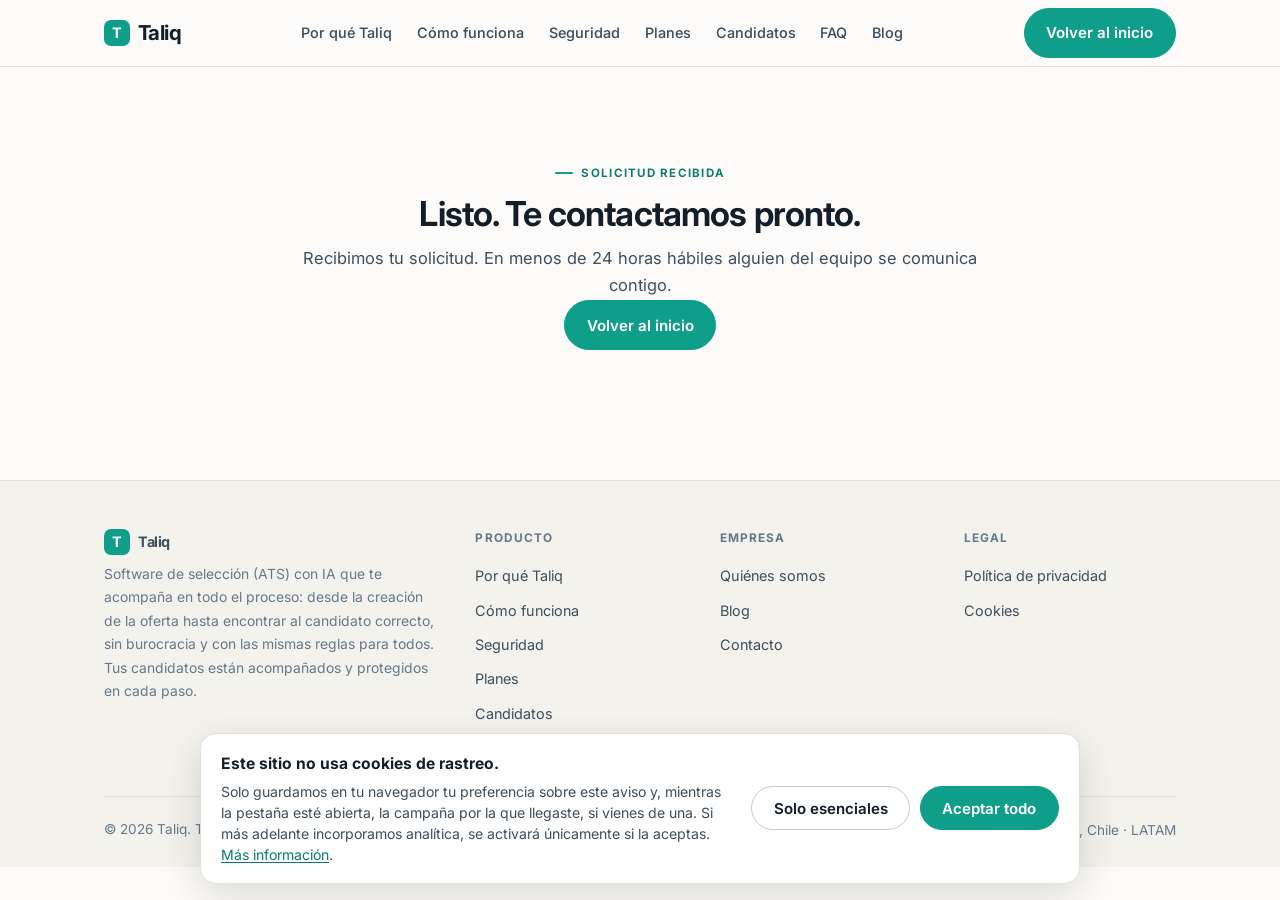
<file: success.html>
<!DOCTYPE html>
<html lang="es">
<head>
<meta charset="UTF-8">
<meta name="viewport" content="width=device-width,initial-scale=1">
<title>Solicitud recibida | Taliq</title>
<meta name="robots" content="noindex">
<meta name="description" content="Recibimos tu solicitud de demo. En menos de 24 horas hábiles alguien del equipo de Taliq se comunica contigo.">
<meta property="og:title" content="Solicitud recibida | Taliq">
<meta property="og:description" content="Recibimos tu solicitud de demo. En menos de 24 horas hábiles alguien del equipo de Taliq se comunica contigo.">
<meta property="og:type" content="website">
<meta property="og:locale" content="es_CL">
<link rel="preconnect" href="https://fonts.googleapis.com">
<link rel="preconnect" href="https://fonts.gstatic.com" crossorigin>
<link href="https://fonts.googleapis.com/css2?family=Inter:wght@400;500;600;700&display=swap" rel="stylesheet">
<link rel="canonical" href="https://taliq.cl/success.html">
<meta property="og:url" content="https://taliq.cl/success.html">
<meta property="og:image" content="https://taliq.cl/assets/og-image.png">
<meta property="og:image:width" content="1200">
<meta property="og:image:height" content="630">
<meta property="og:image:alt" content="Taliq | Tu asistente de reclutamiento con IA">
<meta name="twitter:card" content="summary_large_image">
<meta name="twitter:title" content="Solicitud recibida | Taliq">
<meta name="twitter:description" content="Recibimos tu solicitud de demo. En menos de 24 horas hábiles alguien del equipo de Taliq se comunica contigo.">
<meta name="twitter:image" content="https://taliq.cl/assets/og-image.png">
<link rel="icon" href="favicon.ico" sizes="32x32">
<link rel="icon" href="assets/favicon.svg" type="image/svg+xml">
<link rel="apple-touch-icon" href="assets/apple-touch-icon.png">
<link rel="manifest" href="site.webmanifest">
<meta name="theme-color" content="#0E9E8A">
<!-- assets/styles.css es la única hoja de estilos externa del sitio, y tiene que
     seguir siéndolo: es lo que permite contar cuánta gente lee de verdad. No
     ponerla en línea, no dividirla, no agregarle un hash al nombre y no sumar una
     segunda. Ver README.md, «Reglas que conviene no romper». -->
<link rel="stylesheet" href="assets/styles.css">
</head>
<body>
<header class="site-header">
  <div class="container">
    <div class="header-inner">
      <a class="brand" href="index.html"><span class="brand__mark">T</span>Taliq</a>
      <nav class="nav" aria-label="Principal">
        <a href="porque-taliq.html">Por qué Taliq</a>
        <a href="como-funciona.html">Cómo funciona</a>
        <a href="seguridad.html">Seguridad</a>
        <a href="planes.html">Planes</a>
        <a href="candidatos.html">Candidatos</a>
        <a href="faq.html">FAQ</a>
        <a href="blog/">Blog</a>
      </nav>
      <div class="header-actions">
        <a class="btn btn--primary" href="index.html">Volver al inicio</a>
        <button class="nav-toggle" aria-label="Abrir menú" aria-expanded="false"><span></span><span></span><span></span></button>
      </div>
    </div>
  </div>
  <div class="nav-mobile">
    <div class="container" style="padding:0">
      <a href="porque-taliq.html">Por qué Taliq</a>
      <a href="como-funciona.html">Cómo funciona</a>
      <a href="seguridad.html">Seguridad</a>
      <a href="planes.html">Planes</a>
      <a href="candidatos.html">Candidatos</a>
      <a href="faq.html">FAQ</a>
      <a href="blog/">Blog</a>
    </div>
  </div>
</header>
<!--
  Página de llegada tras enviar el formulario de demo. site.js redirige acá
  cuando POST /api/demo responde ok, así que una visita a /success.html es una
  solicitud aceptada: por eso existe como página aparte, para poder medirla
  desde fuera (logs de CloudFront, herramientas de conversión) sin instrumentar
  el modal. Nadie la enlaza desde el menú ni el sitemap, y lleva noindex, para
  que sólo llegue quien envió el formulario.

  La página es estática y cualquiera puede abrirla a mano. Para separar el
  envío real de una recarga, un «atrás» o una URL escrita, site.js llega con
  ?s=<token> y el script de abajo lo quita de la barra de direcciones apenas
  carga: en los logs, sólo la primera petición tras un envío lleva el parámetro.
  Al contar, filtrar por `?s=`; una petición a /success.html sin él es alguien
  que volvió o entró directo. El contenido no cambia en ningún caso.
-->
<script>
  if (/[?&]s=/.test(location.search) && history.replaceState) {
    history.replaceState(null, '', location.pathname);
  }
</script>
<section>
  <div class="container">
    <div class="head head--center reveal">
      <span class="eyebrow">Solicitud recibida</span>
      <h1>Listo. Te contactamos pronto.</h1>
      <p class="lede">Recibimos tu solicitud. En menos de 24 horas hábiles alguien del equipo se comunica contigo.</p>
      <p><a class="btn btn--primary" href="index.html">Volver al inicio</a></p>
    </div>
  </div>
</section>
<footer class="site-footer">
  <div class="container">
    <div class="footer-grid">
      <div>
        <a class="brand" href="index.html"><span class="brand__mark">T</span>Taliq</a>
        <p class="footer-tag">Software de selección (ATS) con IA que te acompaña en todo el proceso: desde la creación de la oferta hasta encontrar al candidato correcto, sin burocracia y con las mismas reglas para todos. Tus candidatos están acompañados y protegidos en cada paso.</p>
      </div>
      <div>
        <h4>Producto</h4>
        <ul>
          <li><a href="porque-taliq.html">Por qué Taliq</a></li>
          <li><a href="como-funciona.html">Cómo funciona</a></li>
          <li><a href="seguridad.html">Seguridad</a></li>
          <li><a href="planes.html">Planes</a></li>
          <li><a href="candidatos.html">Candidatos</a></li>
          <li><a href="faq.html">FAQ</a></li>
        </ul>
      </div>
      <div>
        <h4>Empresa</h4>
        <ul>
          <li><a href="index.html#nosotros">Quiénes somos</a></li>
          <li><a href="blog/">Blog</a></li>
          <li><a href="mailto:hola@taliq.cl">Contacto</a></li>
        </ul>
      </div>
      <div>
        <h4>Legal</h4>
        <ul>
          <li><a href="privacidad.html">Política de privacidad</a></li>
          <li><a href="#" data-cookies>Cookies</a></li>
        </ul>
      </div>
    </div>
    <div class="footer-bottom">
      <span>© 2026 Taliq. Todos los derechos reservados.</span>
      <span><a href="mailto:hola@taliq.cl">hola@taliq.cl</a> · Santiago, Chile · LATAM</span>
    </div>
  </div>
</footer>
<div class="cookie-banner" id="cookie-banner" role="dialog" aria-labelledby="cookie-title" hidden>
  <div class="cookie-banner__inner">
    <div class="cookie-banner__text">
      <strong id="cookie-title">Este sitio no usa cookies de rastreo.</strong>
      <p>Solo guardamos en tu navegador tu preferencia sobre este aviso y, mientras la pestaña esté abierta, la campaña por la que llegaste, si vienes de una. Si más adelante incorporamos analítica, se activará únicamente si la aceptas. <a href="privacidad.html#cookies">Más información</a>.</p>
    </div>
    <div class="cookie-banner__actions">
      <button type="button" class="btn btn--ghost" data-consent="essential">Solo esenciales</button>
      <button type="button" class="btn btn--primary" data-consent="all">Aceptar todo</button>
    </div>
  </div>
</div>
<script src="assets/site.js"></script>
</body>
</html>
</file>
<file: assets/styles.css>
/* ===========================================================
   TALIQ — Estilos del sitio
   =========================================================== */
*,*::before,*::after{box-sizing:border-box;margin:0;padding:0}

:root{
  --ink:#0A1017;
  --ink-2:#12212C;
  --paper:#FCFBF9;
  --paper-2:#F4F2ED;
  --surface:#FFFFFF;
  --surface-2:#F7F5F1;
  --text:#141E28;
  --text-2:#3E4E5C;
  --muted:#66788A;
  --on-ink:#EEF3F5;
  --on-ink-2:#A9BCC7;
  --accent:#0E9E8A;
  --accent-2:#0A7D6D;
  --accent-3:#D8F3EE;
  /* Verde oscuro para *fondos* con texto blanco encima (hover del botón, bloque
     de ley, avatar). En claro es igual a --accent-2, pero en oscuro --accent-2
     se aclara para leerse como texto y ya no sirve de fondo para letra blanca. */
  --accent-deep:#0A7D6D;
  --warm:#D98A2B;
  --warm-2:#F6E8D2;
  --line:#E2DFD8;
  --line-2:#CFCBC2;
  --header-bg:rgba(252,251,249,.9);
  --error:#B42318;
  --r:10px;
  --r-lg:16px;
  --shadow-sm:0 1px 3px rgba(16,27,37,.06);
  --shadow-md:0 8px 24px rgba(16,27,37,.09);
  --max:1120px;
  --font:'Inter',-apple-system,BlinkMacSystemFont,'Segoe UI',Roboto,sans-serif;
  color-scheme:light dark;
}

/* ---------- Modo oscuro ----------
   Sigue la preferencia del sistema, sin selector: es lo mismo que hace el blog
   (taliq.cl/blog/), y un selector sólo en una de las dos mitades haría que el
   sitio cambie de tema al pasar de una a otra. Los valores son los del tema
   oscuro del blog (sites/taliq/site.config.ts en static-blog), así ambos se ven
   como un solo sitio.
   Va aquí y no en una hoja aparte: styles.css tiene que seguir siendo la única
   hoja externa (ver README.md, «Reglas que conviene no romper»). */
@media (prefers-color-scheme:dark){
  :root{
    --ink:#05090D;        /* bandas oscuras y CTA: más hondas que el fondo, no más claras */
    --paper:#0A1017;
    --paper-2:#0F1922;
    --surface:#12212C;
    --surface-2:#172A37;
    --text:#EEF3F5;
    --text-2:#A9BCC7;
    --muted:#8599A8;
    --accent-2:#2FC2AB;   /* texto y enlaces: #0A7D6D no se lee sobre fondo oscuro */
    --accent-3:#0F2F2C;
    --warm:#E9A24A;
    --warm-2:#2E2415;
    --line:#24374A;
    --line-2:#34495C;
    --header-bg:rgba(10,16,23,.88);
    --error:#F0705F;
    --shadow-sm:0 1px 3px rgba(0,0,0,.4);
    --shadow-md:0 8px 24px rgba(0,0,0,.45);
  }
}

html{scroll-behavior:smooth;-webkit-text-size-adjust:100%}
body{
  font-family:var(--font);color:var(--text);background:var(--paper);
  line-height:1.65;font-size:16px;-webkit-font-smoothing:antialiased;
}
img{max-width:100%;display:block}
a{color:inherit;text-decoration:none}

/* ---------- Tipografía ---------- */
h1{font-size:clamp(2rem,4.6vw,3rem);font-weight:660;line-height:1.12;letter-spacing:-.03em}
h2{font-size:clamp(1.5rem,3.2vw,2.15rem);font-weight:660;line-height:1.16;letter-spacing:-.025em}
/* Cada página abre con su h1 (uno por página, por SEO), pero el titular de una
   sección .head se ve como se veía cuando era un h2: sólo cambia la etiqueta,
   no el peso visual. El h1 grande queda para el hero de la portada, que está
   fuera de .head. Estas tres medidas son las mismas del h2 de arriba. */
.head h1{font-size:clamp(1.5rem,3.2vw,2.15rem);line-height:1.16;letter-spacing:-.025em}
h3{font-size:1.05rem;font-weight:640;line-height:1.35}
p{line-height:1.68}

.container{max-width:var(--max);margin-inline:auto;padding-inline:24px}
section{padding:clamp(56px,8vw,88px) 0}
.band{background:var(--paper-2)}
.band-dark{background:var(--ink);color:var(--on-ink)}
.band-dark h1,.band-dark h2,.band-dark h3{color:#fff}
.band-dark p{color:var(--on-ink-2)}

.eyebrow{
  display:inline-flex;align-items:center;gap:.55rem;
  font-size:.72rem;font-weight:680;letter-spacing:.11em;text-transform:uppercase;
  color:var(--accent-2);margin-bottom:.7rem;
}
.eyebrow::before{content:"";width:18px;height:2px;border-radius:2px;background:var(--accent)}
.band-dark .eyebrow{color:var(--accent)}

.head{max-width:44rem;margin-bottom:2.6rem}
.head--center{text-align:center;margin-inline:auto}
.head--center .eyebrow{justify-content:center}
.lede{font-size:1.03rem;color:var(--text-2);margin-top:.7rem}
.band-dark .lede{color:var(--on-ink-2)}

/* ---------- Botones ---------- */
.btn{
  display:inline-flex;align-items:center;justify-content:center;gap:.4rem;
  padding:.72rem 1.35rem;border-radius:99px;border:1.5px solid transparent;
  font-size:.94rem;font-weight:620;cursor:pointer;transition:all .18s ease;
  font-family:inherit;white-space:nowrap;
}
.btn--primary{background:var(--accent);color:#fff;border-color:var(--accent)}
.btn--primary:hover{background:var(--accent-deep);border-color:var(--accent-deep)}
.btn--ghost{background:transparent;color:var(--text);border-color:var(--line-2)}
.btn--ghost:hover{border-color:var(--text-2)}
.btn--on-ink{background:#fff;color:var(--ink);border-color:#fff}
.btn--on-ink:hover{background:var(--on-ink)}
.btn--on-ink-ghost{background:transparent;color:var(--on-ink);border-color:rgba(255,255,255,.28)}
.btn--on-ink-ghost:hover{border-color:rgba(255,255,255,.55)}
.btn-row{display:flex;gap:.7rem;flex-wrap:wrap;align-items:center}

/* ---------- Header ---------- */
.site-header{
  position:sticky;top:0;z-index:60;
  background:var(--header-bg);backdrop-filter:blur(12px);
  border-bottom:1px solid var(--line);transition:box-shadow .2s;
}
.site-header.is-scrolled{box-shadow:var(--shadow-sm)}
.header-inner{display:flex;align-items:center;justify-content:space-between;gap:1.5rem;height:66px}
.brand{display:flex;align-items:center;gap:.5rem;font-size:1.28rem;font-weight:700;letter-spacing:-.03em;flex-shrink:0}
.brand__mark{width:26px;height:26px;border-radius:7px;background:var(--accent);display:grid;place-items:center;color:#fff;font-size:.9rem;font-weight:700}
.nav{display:flex;gap:1.55rem}
.nav a+a{margin-left:0}
@supports not (gap:1rem){.nav a+a{margin-left:1.55rem}}
.nav a{font-size:.9rem;font-weight:520;color:var(--text-2);transition:color .15s;white-space:nowrap}
.nav a:hover,.nav a[aria-current="page"]{color:var(--accent-2)}
.header-actions{display:flex;align-items:center;gap:.6rem;flex-shrink:0}
.nav-toggle{display:none;flex-direction:column;gap:5px;background:none;border:none;cursor:pointer;padding:8px}
.nav-toggle span{display:block;width:22px;height:2px;background:var(--text);border-radius:2px;transition:.25s}
.nav-mobile{display:none;flex-direction:column;padding:.6rem 24px 1.2rem;border-top:1px solid var(--line);background:var(--paper)}
/* Los enlaces están dentro de un .container, no son hijos directos de .nav-mobile:
   la columna tiene que ser ese contenedor, y cada enlace un bloque de ancho
   completo. Si no, los enlaces quedan en línea, varios por renglón, con la raya
   inferior del ancho de cada texto. width:100% porque, como hijo de un flex,
   el margin-inline:auto de .container lo encoge al texto y lo centra. */
.nav-mobile .container{display:flex;flex-direction:column;width:100%}
.nav-mobile a{display:block;padding:.72rem 0;font-size:.96rem;color:var(--text-2);border-bottom:1px solid var(--line)}
.nav-mobile a:last-child{border-bottom:none}
.nav-mobile.is-open{display:flex}

/* ---------- Hero ---------- */
.hero{padding:clamp(52px,7vw,84px) 0 clamp(56px,8vw,88px)}
.hero__grid{display:grid;grid-template-columns:1.08fr .92fr;gap:clamp(2.2rem,4.5vw,3.6rem);align-items:center}
.hero h1 em{font-style:normal;background:linear-gradient(96deg,var(--accent) 0%,var(--accent) 44%,var(--accent-2) 78%,var(--warm) 158%);-webkit-background-clip:text;background-clip:text;color:transparent}
.hero .lede{max-width:34rem;margin:1.15rem 0 1.9rem}

/* ---------- Evalcard ---------- */
.evalcard{background:var(--surface);border:1px solid var(--line);border-radius:var(--r-lg);overflow:hidden;box-shadow:var(--shadow-md)}
.evalcard__top{display:flex;align-items:center;gap:.7rem;padding:.85rem 1.05rem;border-bottom:1px solid var(--line);background:var(--surface-2)}
.evalcard__avatar{width:34px;height:34px;border-radius:99px;flex:none;background:linear-gradient(135deg,var(--accent),var(--accent-deep));display:grid;place-items:center;color:#fff;font-weight:700;font-size:.78rem}
.evalcard__who{display:block;font-weight:640;font-size:.9rem}
.evalcard__role{display:block;font-size:.76rem;color:var(--muted)}
.evalcard__score{margin-left:auto;text-align:right}
.evalcard__score b{font-size:1.3rem;font-weight:700;line-height:1}
.evalcard__score span{display:block;font-size:.63rem;color:var(--muted);text-transform:uppercase;letter-spacing:.07em;margin-top:2px}
.evalcard__body{padding:.95rem 1.05rem}
.dim{margin-bottom:.75rem}
.dim:last-child{margin-bottom:0}
.dim__head{display:flex;align-items:baseline;gap:.4rem;font-size:.82rem;margin-bottom:.3rem}
.dim__head b{font-weight:640}
.dim__head i{font-style:normal;color:var(--muted);font-size:.72rem}
.dim__head span{margin-left:auto;font-weight:700}
.dim__bar{height:5px;border-radius:99px;background:var(--paper-2);overflow:hidden}
.dim__bar i{display:block;height:100%;border-radius:99px;background:linear-gradient(90deg,var(--accent-2),var(--accent))}
.dim__why{font-size:.77rem;color:var(--text-2);margin-top:.25rem;line-height:1.45}

/* ---------- Grids y cards ---------- */
.grid{display:grid;gap:1rem;align-items:stretch}
.grid--2{grid-template-columns:repeat(2,1fr)}
.grid--3{grid-template-columns:repeat(3,1fr)}
.card{
  background:var(--surface);border:1px solid var(--line);border-radius:var(--r-lg);
  padding:clamp(1.4rem,2.3vw,1.85rem);
  display:grid;grid-template-rows:auto auto 1fr;
  transition:transform .2s ease,box-shadow .2s ease,border-color .2s ease;
}
.card--lift:hover{transform:translateY(-3px);box-shadow:var(--shadow-md);border-color:var(--line-2)}
.card__icon{
  display:inline-grid;place-items:center;width:56px;height:56px;
  border-radius:15px;background:var(--accent-3);color:var(--accent-2);
  margin-bottom:1.15rem;align-self:start;flex-shrink:0;
}
.card__icon svg{width:26px;height:26px}
.card__icon--warm{background:var(--warm-2);color:var(--warm)}
.card h3{margin-bottom:.45rem;align-self:start;color:var(--text)}
.card p{font-size:.92rem;color:var(--text-2);align-self:start}
.band-dark .card{background:rgba(255,255,255,.05);border-color:rgba(255,255,255,.11)}
.band-dark .card p{color:var(--on-ink-2)}
.band-dark .card__icon{background:rgba(255,255,255,.09);color:var(--accent)}

/* ---------- Flujo resumido ---------- */
.flow{display:grid;grid-template-columns:repeat(6,1fr);gap:0;margin-bottom:1.6rem}
.flow__item{text-align:center;padding:0 .4rem;position:relative}
.flow__item::after{content:"";position:absolute;top:20px;left:calc(50% + 24px);right:calc(-50% + 24px);height:2px;background:var(--line)}
.flow__item:last-child::after{display:none}
.flow__n{
  width:42px;height:42px;border-radius:99px;margin:0 auto .75rem;
  background:var(--accent-3);border:2px solid var(--accent);color:var(--accent-2);
  display:grid;place-items:center;font-size:.92rem;font-weight:700;position:relative;z-index:1;
}
.flow__item--hi .flow__n{background:var(--accent);color:#fff;box-shadow:0 0 0 5px rgba(14,158,138,.14)}
.flow__t{font-size:.82rem;font-weight:620;line-height:1.35;color:var(--text)}
.flow__item--hi .flow__t{color:var(--accent-2)}
.flow-link{text-align:center}
.flow-link a{font-size:.94rem;font-weight:620;color:var(--accent-2)}
.flow-link a:hover{color:var(--accent)}
.flow-note{
  background:var(--surface);border:1px solid var(--line);border-radius:var(--r-lg);
  padding:1.15rem 1.5rem;margin:1.7rem auto 0;max-width:44rem;
  font-size:.92rem;color:var(--text-2);
}
.flow-note b{color:var(--text)}

/* ---------- Pasos detallados ---------- */
.steps{display:grid;gap:.9rem}
.step{
  display:grid;grid-template-columns:auto 1fr;gap:1.35rem;align-items:start;
  background:var(--surface);border:1px solid var(--line);border-radius:var(--r-lg);
  padding:clamp(1.25rem,2.2vw,1.7rem);
}
.step--hi{border-color:var(--accent)}
.step__n{
  width:46px;height:46px;border-radius:99px;flex:none;
  background:var(--accent-3);border:2px solid var(--accent);color:var(--accent-2);
  display:grid;place-items:center;font-size:1rem;font-weight:700;
}
.step--hi .step__n{background:var(--accent);color:#fff}
.step h3{margin-bottom:.35rem}
.step--hi h3{color:var(--accent-2)}
.step p{font-size:.94rem;color:var(--text-2)}
.step__note{display:block;font-size:.85rem;color:var(--muted);font-style:italic;margin-top:.45rem}

/* ---------- Bloque de ley ---------- */
.lawbox{
  background:var(--accent-deep);color:#fff;border-radius:var(--r-lg);
  padding:clamp(1.5rem,3vw,2.1rem);margin-bottom:2.4rem;
}
.lawbox h3{font-size:1.18rem;color:#fff;margin-bottom:.55rem}
.lawbox p{font-size:.95rem;color:rgba(255,255,255,.85)}

/* ---------- Nots ---------- */
.nots-box{background:var(--surface);border:1px solid var(--line);border-radius:var(--r-lg);padding:clamp(1.5rem,3vw,2.1rem)}
.nots-box h3{font-size:1.15rem;margin-bottom:1.1rem}
.not{display:grid;grid-template-columns:auto 1fr;gap:.7rem;align-items:start;margin-bottom:.9rem}
.not:last-child{margin-bottom:0}
.not svg{width:17px;height:17px;color:var(--warm);margin-top:4px;flex:none}
.not b{font-weight:640}
.not span{font-size:.93rem;color:var(--text-2)}

/* ---------- Planes ---------- */
.plans{display:grid;grid-template-columns:repeat(4,1fr);gap:.9rem;align-items:stretch}
.plan{
  background:var(--surface);border:1px solid var(--line);border-radius:var(--r-lg);
  padding:1.5rem 1.3rem;display:flex;flex-direction:column;position:relative;
}
.plan--featured{border:2px solid var(--accent);box-shadow:0 6px 20px rgba(14,158,138,.13)}
.plan__flag{
  position:absolute;top:-11px;left:1.3rem;background:var(--accent);color:#fff;
  font-size:.68rem;font-weight:700;letter-spacing:.05em;text-transform:uppercase;
  padding:.22rem .7rem;border-radius:99px;
}
.plan__for{font-size:.78rem;color:var(--muted);margin-bottom:.2rem}
.plan h3{font-size:1.1rem;margin-bottom:.25rem}
.plan__price{font-size:1.75rem;font-weight:700;letter-spacing:-.03em;line-height:1.1}
.plan__price small{font-size:.82rem;font-weight:500;color:var(--muted);letter-spacing:0}
.plan__price--consult{font-size:1.25rem;padding-top:.35rem}
.plan__context{font-size:.79rem;color:var(--muted);margin-bottom:1rem;padding-bottom:1rem;border-bottom:1px solid var(--line)}
.plan__list{list-style:none;display:grid;gap:.5rem;flex:1;align-content:start;margin-bottom:1.4rem}
.plan__list li{display:grid;grid-template-columns:18px 1fr;gap:.5rem;font-size:.87rem;color:var(--text-2)}
.plan__list svg{width:15px;height:15px;color:var(--accent);margin-top:4px}
.plan__no{opacity:.42}
.plan__no svg{color:var(--muted)}
.plan .btn{width:100%;margin-top:auto}
.plans__note{text-align:center;margin-top:2rem}
.plans__note span{display:inline-block;font-size:.9rem;color:var(--muted);padding:.6rem 1.4rem;border:1px solid var(--line);border-radius:99px}
.plans__more{text-align:center;margin-top:1.6rem}
.plans__more a{font-size:.94rem;font-weight:620;color:var(--accent-2)}

/* ---------- Tabla comparativa ---------- */
.cmp-wrap{overflow-x:auto;border:1px solid var(--line);border-radius:var(--r-lg);background:var(--surface)}
.cmp{width:100%;border-collapse:collapse;min-width:760px}
.cmp th,.cmp td{padding:.78rem 1rem;text-align:center;font-size:.88rem;border-bottom:1px solid var(--line)}
.cmp th:first-child,.cmp td:first-child{text-align:left;min-width:230px}
.cmp thead th{background:var(--ink);color:#fff;font-weight:640;position:sticky;top:0}
.cmp thead th small{display:block;font-size:.74rem;font-weight:400;color:var(--on-ink-2);margin-top:2px}
.cmp thead th.is-featured{background:var(--accent-deep)}
.cmp .cmp__block td{background:var(--paper-2);font-size:.72rem;font-weight:700;letter-spacing:.09em;text-transform:uppercase;color:var(--muted);text-align:left}
.cmp td.is-featured{background:rgba(14,158,138,.055);color:var(--accent-2);font-weight:600}
.cmp td.is-no{color:var(--muted)}
.cmp tbody tr:hover td{background:var(--surface-2)}
.cmp tbody tr:hover td.is-featured{background:rgba(14,158,138,.09)}
.cmp svg{width:15px;height:15px;vertical-align:middle}

/* ---------- Info box ---------- */
.infobox{background:var(--surface);border:1px solid var(--line);border-radius:var(--r-lg);padding:clamp(1.5rem,3vw,2.1rem);margin-top:2.2rem}
.infobox h3{font-size:1.12rem;margin-bottom:.7rem}
.infobox p{font-size:.94rem;color:var(--text-2);margin-bottom:.55rem}
.infobox__ex{background:var(--accent-3);color:var(--accent-2);border-radius:var(--r);padding:.85rem 1.1rem;font-size:.9rem;margin-top:.9rem}

/* ---------- FAQ ---------- */
.faq{max-width:48rem;margin-inline:auto}
.faq__item{border-bottom:1px solid var(--line)}
.faq__item:first-child{border-top:1px solid var(--line)}
.faq__q{
  width:100%;text-align:left;background:none;border:none;cursor:pointer;
  padding:1.15rem 0;display:flex;align-items:center;justify-content:space-between;gap:1.2rem;
  font-family:inherit;font-size:1rem;font-weight:600;color:var(--text);
}
.faq__q:hover{color:var(--accent-2)}
.faq__icon{flex:none;width:18px;height:18px;color:var(--muted);transition:transform .25s}
.faq__item.is-open .faq__icon{transform:rotate(45deg);color:var(--accent)}
.faq__a{display:none;font-size:.94rem;color:var(--text-2);padding-bottom:1.15rem;max-width:44rem}
.faq__item.is-open .faq__a{display:block}

/* ---------- Equipo ---------- */
.team{display:grid;grid-template-columns:repeat(2,1fr);gap:1rem;max-width:46rem;margin-inline:auto}
.team__card{background:var(--surface);border:1px solid var(--line);border-radius:var(--r-lg);padding:1.6rem;display:flex;flex-direction:column;gap:.9rem}
.team__top{display:flex;align-items:center;gap:.85rem}
.team__avatar{width:48px;height:48px;border-radius:99px;flex:none;background:var(--paper-2);border:1px solid var(--line);display:grid;place-items:center;font-size:1.1rem;font-weight:700;color:var(--muted)}
.team__name{font-size:.98rem;font-weight:640}
.team__role{font-size:.83rem;color:var(--muted)}
.team__bio{font-size:.92rem;color:var(--text-2);font-style:italic}

/* ---------- CTA ---------- */
.cta{background:var(--ink);text-align:center;position:relative;overflow:hidden}
.cta::before{content:"";position:absolute;inset:auto -20% -60%;height:100%;background:radial-gradient(50% 60% at 30% 100%,rgba(14,158,138,.26),transparent 70%);pointer-events:none}
.cta .container{position:relative;z-index:1}
.cta h2{color:#fff;margin-bottom:.7rem}
.cta p{color:var(--on-ink-2);margin-bottom:1.7rem}
.cta__fine{font-size:.87rem;color:rgba(238,243,245,.45);margin-top:1rem}

/* ---------- Footer ---------- */
.site-footer{background:var(--paper-2);border-top:1px solid var(--line);padding:3rem 0 1.6rem}
.footer-grid{display:grid;grid-template-columns:1.6fr 1fr 1fr 1fr;gap:2rem;margin-bottom:2.2rem}
.footer-tag{font-size:.87rem;color:var(--muted);margin-top:.5rem;max-width:22rem}
.site-footer h4{font-size:.74rem;font-weight:700;text-transform:uppercase;letter-spacing:.09em;color:var(--muted);margin-bottom:.85rem}
.site-footer ul{list-style:none;display:grid;gap:.5rem}
.site-footer a{font-size:.9rem;color:var(--text-2)}
.site-footer a:hover{color:var(--accent-2)}
.footer-bottom{border-top:1px solid var(--line);padding-top:1.3rem;display:flex;justify-content:space-between;flex-wrap:wrap;gap:.7rem;font-size:.85rem;color:var(--muted)}

/* ---------- Modal demo ---------- */
.modal-overlay{
  position:fixed;inset:0;z-index:200;background:rgba(10,16,23,.72);backdrop-filter:blur(6px);
  display:flex;align-items:center;justify-content:center;padding:24px;
  opacity:0;pointer-events:none;transition:opacity .25s;overflow-y:auto;
}
.modal-overlay.is-open{opacity:1;pointer-events:all}
.modal{
  background:var(--surface);border-radius:var(--r-lg);width:100%;max-width:30rem;
  padding:2.2rem;position:relative;transform:translateY(16px);transition:transform .25s;
  margin:auto;
}
.modal-overlay.is-open .modal{transform:none}
.modal__close{position:absolute;top:1rem;right:1rem;background:none;border:none;cursor:pointer;font-size:1.5rem;line-height:1;color:var(--muted)}
.modal__close:hover{color:var(--text)}
.modal h2{font-size:1.42rem;margin-bottom:.5rem}
.modal__sub{font-size:.93rem;color:var(--text-2);margin-bottom:1.6rem}
.field{margin-bottom:.95rem}
.field label{display:block;font-size:.86rem;font-weight:600;margin-bottom:.35rem}
.field input,.field select{
  width:100%;padding:.62rem .85rem;border:1.5px solid var(--line);border-radius:var(--r);
  font-size:.94rem;font-family:inherit;color:var(--text);background:var(--surface);
  outline:none;transition:border-color .15s;
}
.field input:focus,.field select:focus{border-color:var(--accent)}
.field-row{display:grid;grid-template-columns:1fr 1fr;gap:.7rem}
.field-check{display:flex;align-items:flex-start;gap:.6rem;margin-bottom:1.4rem}
.field-check input{width:auto;margin-top:4px;accent-color:var(--accent)}
.field-check label{font-size:.86rem;font-weight:400;color:var(--text-2)}
.field-check a{color:var(--accent-2);text-decoration:underline}
.modal .btn{width:100%}

/* ---------- Reveal ---------- */
.js .reveal{opacity:0;transform:translateY(16px);transition:opacity .6s ease,transform .6s cubic-bezier(.22,1,.36,1)}
.js .reveal.is-in{opacity:1;transform:none}

/* ---------- Responsive ---------- */
@media (max-width:1000px){
  /* Siete enlaces más la marca y el botón no caben bajo ~1000px: el menú pasa a la hamburguesa. */
  .nav{display:none}
  .nav-toggle{display:flex}
  .hero__grid{grid-template-columns:1fr}
  .hero__media{max-width:30rem}
  .footer-grid{grid-template-columns:1fr 1fr}
  .plans{grid-template-columns:repeat(2,1fr)}
}
@media (max-width:860px){
  .grid--3{grid-template-columns:1fr}
  .flow{grid-template-columns:repeat(3,1fr);gap:1.4rem 0}
  .flow__item:nth-child(3)::after{display:none}
}
@media (max-width:620px){
  .grid--2{grid-template-columns:1fr}
  .plans{grid-template-columns:1fr}
  .team{grid-template-columns:1fr}
  .flow{grid-template-columns:repeat(2,1fr)}
  .flow__item::after{display:none}
  .step{grid-template-columns:1fr;gap:.9rem}
  .field-row{grid-template-columns:1fr}
  .footer-grid{grid-template-columns:1fr}
}
@media (prefers-reduced-motion:reduce){
  .js .reveal{opacity:1;transform:none;transition:none}
  .card--lift:hover{transform:none}
  html{scroll-behavior:auto}
}
.hp{position:absolute;left:-9999px;width:1px;height:1px;overflow:hidden}
.form-error{display:block;color:var(--error);font-size:.9rem;margin:.2rem 0 .8rem;min-height:1.2em}
.form-error:empty{display:none}

/* ---------- Página legal ---------- */
.legal{max-width:760px;margin-top:2.4rem}
.legal h3{font-size:1.15rem;margin:2rem 0 .6rem;scroll-margin-top:90px}
.legal p,.legal li{font-size:.97rem;color:var(--text-2);line-height:1.65}
.legal p+p{margin-top:.7rem}
.legal ul{padding-left:1.25rem;margin:.5rem 0 .9rem}
.legal li+li{margin-top:.4rem}
.legal code{font-size:.88em;background:var(--surface-2);padding:.1em .35em;border-radius:4px}
.legal a{color:var(--accent-2);text-decoration:underline;text-underline-offset:2px}

/* ---------- Aviso de cookies ---------- */
.cookie-banner{position:fixed;left:16px;right:16px;bottom:16px;z-index:900;display:flex;justify-content:center;pointer-events:none}
.cookie-banner[hidden]{display:none}
.cookie-banner__inner{pointer-events:auto;max-width:880px;width:100%;background:var(--surface);border:1px solid var(--line);border-radius:var(--r-lg);box-shadow:0 12px 40px rgba(10,16,23,.14);padding:1.1rem 1.25rem;display:flex;gap:1.25rem;align-items:center;flex-wrap:wrap}
.cookie-banner__text{flex:1 1 380px}
.cookie-banner__text strong{display:block;font-size:.98rem;margin-bottom:.25rem}
.cookie-banner__text p{font-size:.88rem;color:var(--text-2);line-height:1.5}
.cookie-banner__text a{color:var(--accent-2);text-decoration:underline;text-underline-offset:2px}
.cookie-banner__actions{display:flex;gap:.6rem;flex-wrap:wrap}
.cookie-banner .btn{white-space:nowrap}
@media (max-width:560px){.cookie-banner{left:8px;right:8px;bottom:8px}.cookie-banner__actions{width:100%}.cookie-banner .btn{flex:1}}

/* ---------- Chips de tags (página Por qué Taliq) ---------- */
.chip-row{display:flex;flex-wrap:wrap;gap:.5rem;justify-content:center;margin:1.3rem 0 1.6rem}
.chip{font-size:.82rem;font-weight:560;color:var(--text-2);background:var(--surface);border:1px solid var(--line);padding:.42rem 1rem;border-radius:99px}

/* ---------- Bloque "lo que ya no diferencia" (página Por qué Taliq) ---------- */
.commod-box{background:var(--surface);border:1px solid var(--line);border-radius:var(--r-lg);padding:1.5rem 1.7rem;margin-bottom:2rem}
.commod-box p{font-size:.94rem;color:var(--text-2);line-height:1.6}

/* ---------- Flow de 5 pasos (página Candidatos) ---------- */
.flow--5{grid-template-columns:repeat(5,1fr)}
@media (max-width:620px){.flow--5{grid-template-columns:repeat(2,1fr)}}
</file>
